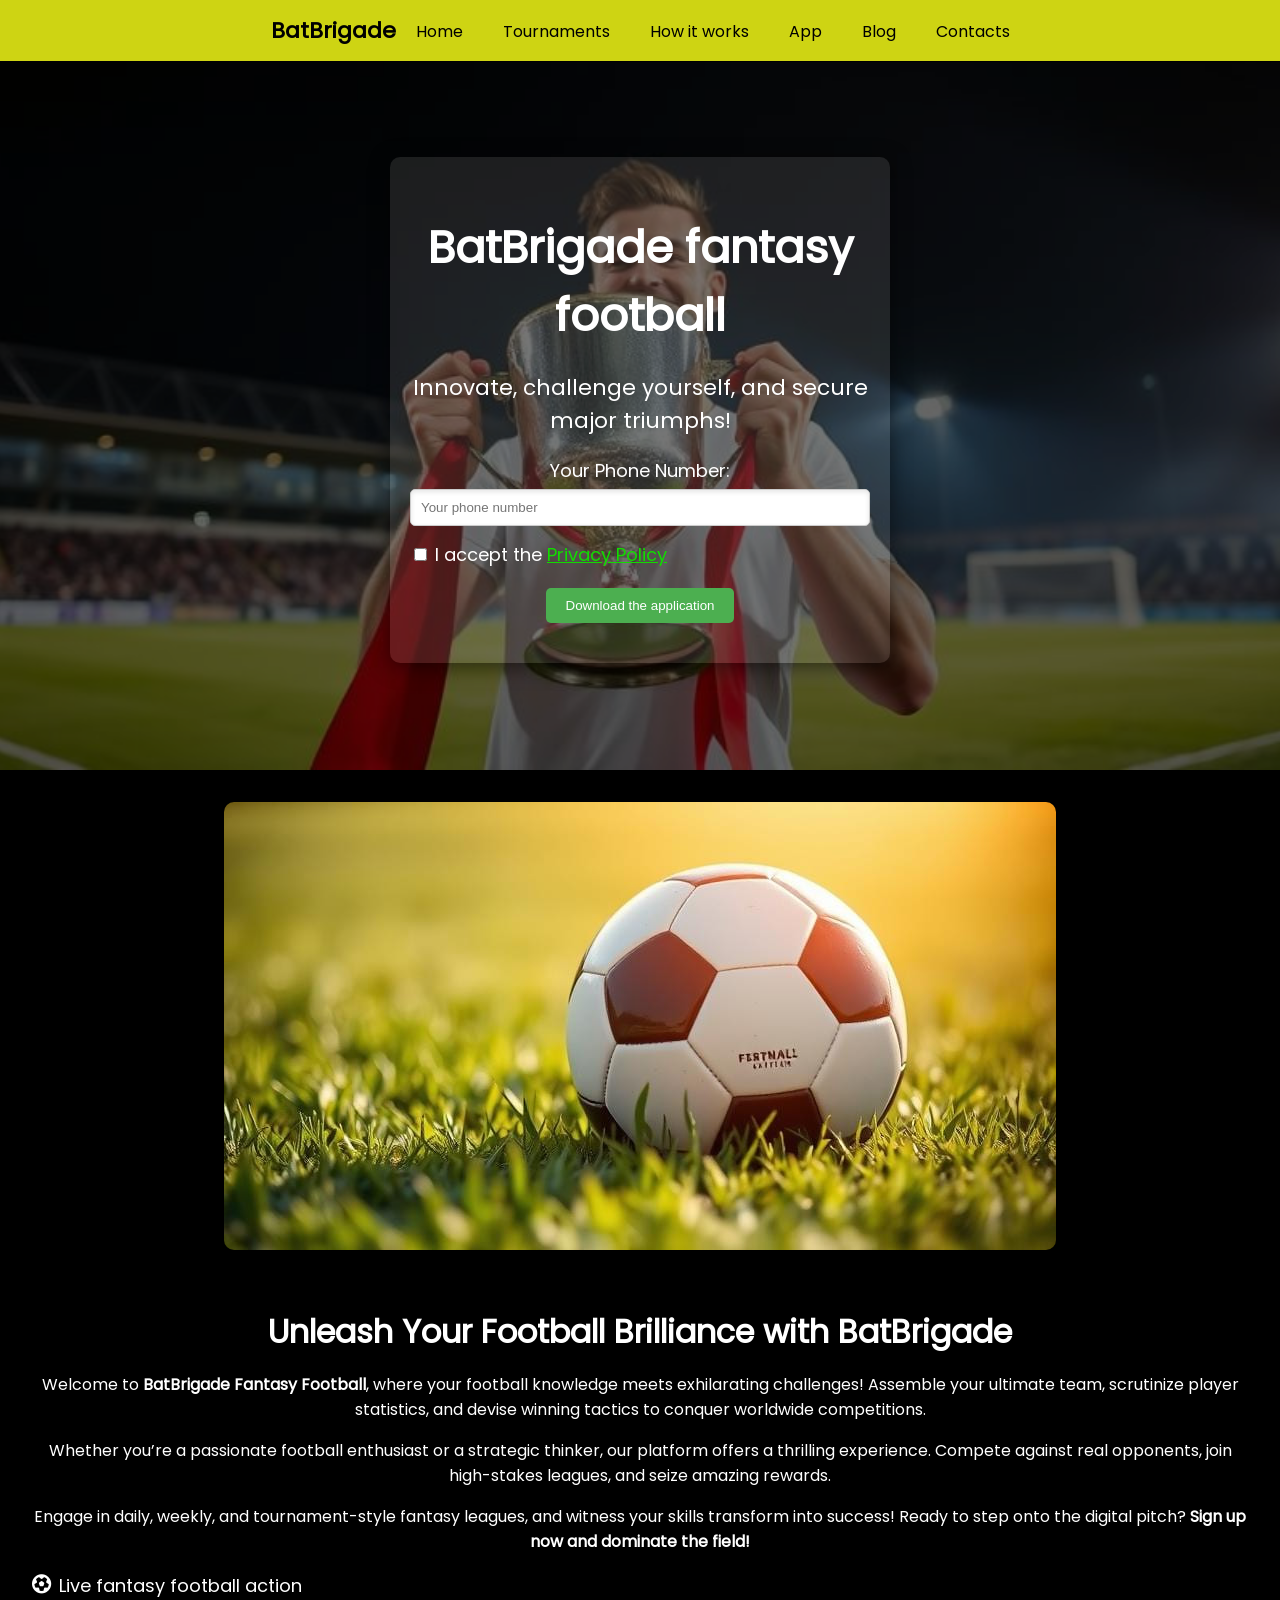
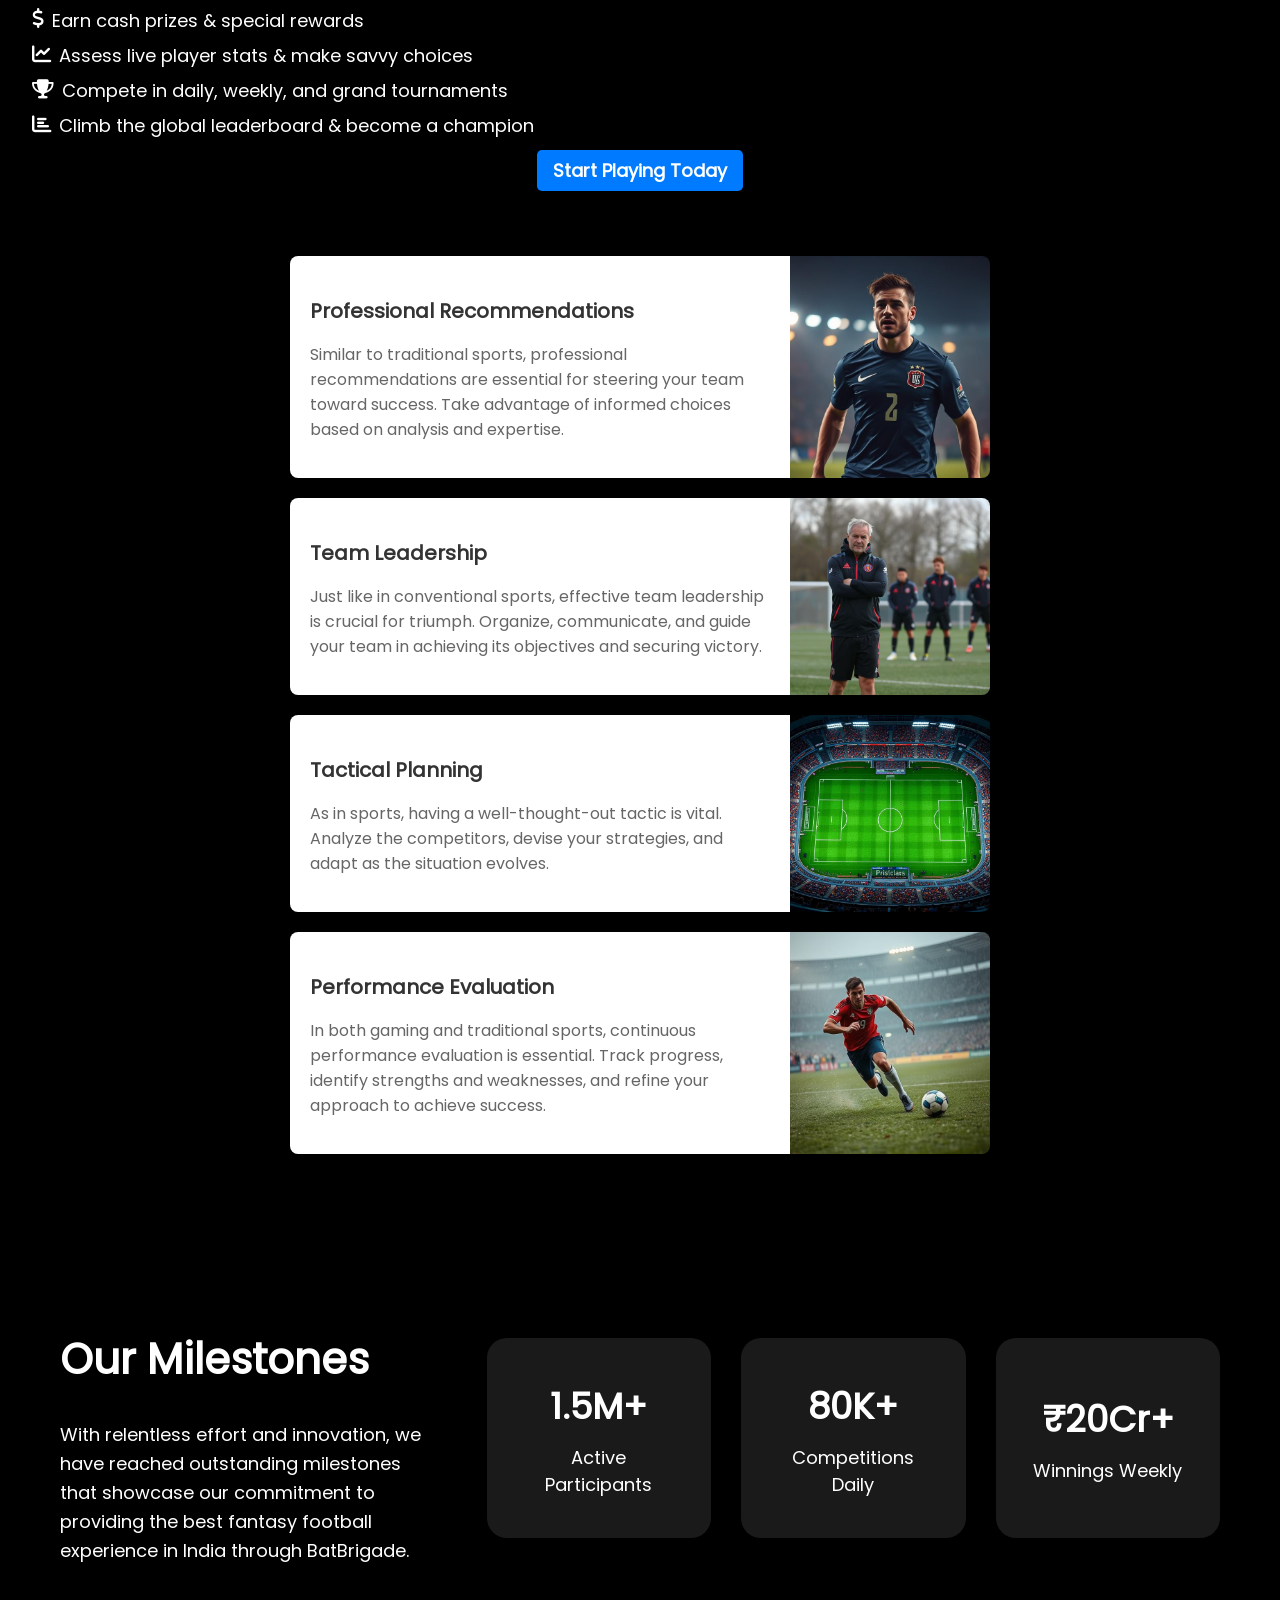
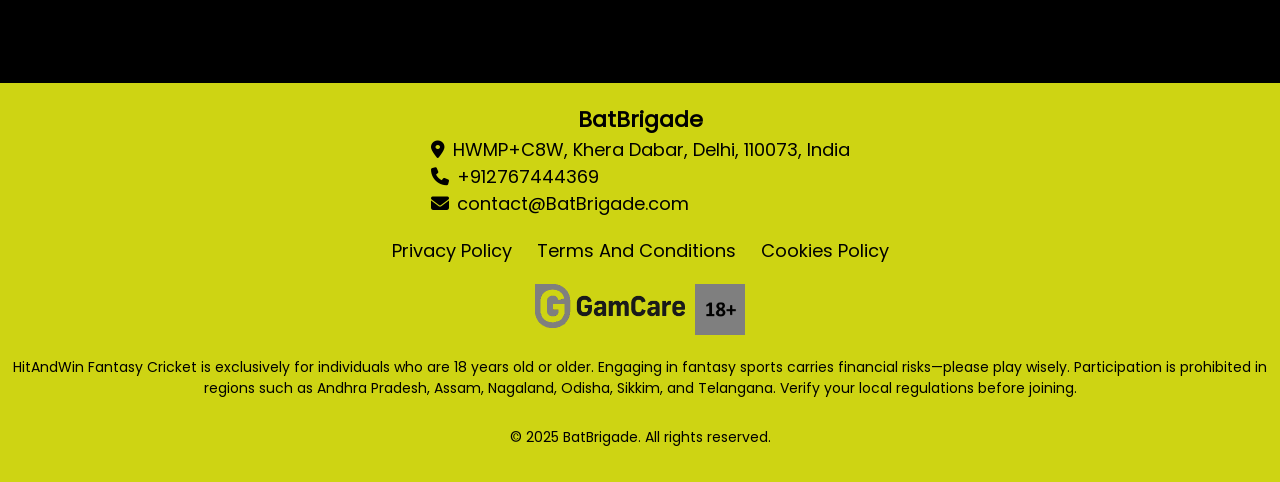
<file: index.html>
<!DOCTYPE html>
<html lang="en">

<head>
    <meta charset="UTF-8" />
    <meta name="viewport" content="width=device-width, initial-scale=1.0" />
    <title>
        BatBrigade - Elevate Your Football Fantasy Experience
    </title>
    <meta name="description"
        content="BatBrigade offers an exhilarating football fantasy platform where strategy meets passion. Assemble your ultimate team, compete against others, and rise to the top of your league. Join us today for exciting challenges and exclusive rewards!" 
    />
    <link rel="stylesheet" href="fonts/fontawesome/css/all.min.css" />
    <link rel="icon" href="img/favicon.ico" />
    <link rel="stylesheet" href="style.css" />

    <script src="burgerMenu.js" defer></script>
    <script src="alertrForm.js" defer></script>

</head>

<body>
    <header class="header">
        <nav class="navigation">
            <a class="header-link" href="/">BatBrigade</a>
            <div class="burger-menu" id="burgerMenu">
                <div class="burger-line"></div>
                <div class="burger-line"></div>
                <div class="burger-line"></div>
            </div>
            <ul class="nav-list" id="navList">
                <li class="nav-item">
                    <a class="nav-link" href="/">Home</a>
                </li>
                <li class="nav-item">
                    <a class="nav-link" href="tournaments/">Tournaments</a>
                </li>
                <li class="nav-item">
                    <a class="nav-link" href="how-it-works/">How it works</a>
                </li>
                <li class="nav-item">
                    <a class="nav-link" href="app/">App</a>
                </li>
                <li class="nav-item">
                    <a class="nav-link" href="blog/">Blog</a>
                </li>
                <li class="nav-item">
                    <a class="nav-link" href="contacts/">Contacts</a>
                </li>
            </ul>
        </nav>
    </header>

    <main class="main-content">
        <section class="promo-section" id="start-game">
            <div class="promo-content">
                <h1 class="promo-title">BatBrigade fantasy football</h1>
                <p class="promo-description">Innovate, challenge yourself, and secure major triumphs!</p>
                <div class="promo-auth-container">
                    <div id="promoAuthForm">
                        <div class="input-group">
                            <label for="phoneNumber" class="input-label">Your Phone Number:</label>
                            <input type="tel" id="phoneNumber" name="phoneNumber" class="input-phone"
                                placeholder="Your phone number" pattern="[0-9]{1,}" required />
                        </div>
                        <div class="checkbox-group">
                            <input type="checkbox" id="privacy-policy" value="on" name="privacy" class="checkbox-privacy" required />
                            <label for="privacy-policy" class="checkbox-label">
                                I accept the
                                <a href="privacy-policy/" target="_blank" class="privacy-link">Privacy Policy</a>
                            </label>
                        </div>
                        <div class="button-container">
                            <button type="submit" class="auth-button signup-button" id="registerButton" name="action" value="register">
                                Download the application
                            </button>
                        </div>
                    </div>
                </div>
            </div>
        </section>
        <section class="batbrigade-fantasy-section">
            <div class="batbrigade-fantasy-container container">
                <div class="batbrigade-fantasy-image">
                    <img src="img/home/ball.jpg" alt="BatBrigade Fantasy Football Action" class="batbrigade-fantasy-img">
                </div>
                <div class="batbrigade-fantasy-content">
                    <h2 class="batbrigade-fantasy-heading">Unleash Your Football Brilliance with BatBrigade</h2>
                    <p class="batbrigade-fantasy-text">
                        Welcome to <strong>BatBrigade Fantasy Football</strong>, where your football knowledge meets exhilarating
                        challenges!
                        Assemble your ultimate team, scrutinize player statistics, and devise winning tactics to conquer worldwide competitions.
                    </p>
                    <p class="batbrigade-fantasy-text">
                        Whether you’re a passionate football enthusiast or a strategic thinker, our platform offers a thrilling
                        experience.
                        Compete against real opponents, join high-stakes leagues, and seize amazing rewards.
                    </p>
                    <p class="batbrigade-fantasy-text">
                        Engage in daily, weekly, and tournament-style fantasy leagues, and witness your skills transform into success!
                        Ready to step onto the digital pitch? <strong>Sign up now and dominate the field!</strong>
                    </p>
                    <ul class="batbrigade-fantasy-features">
                        <li><i class="fas fa-futbol"></i> Live fantasy football action</li>
                        <li><i class="fas fa-dollar-sign"></i> Earn cash prizes &amp; special rewards</li>
                        <li><i class="fas fa-chart-line"></i> Assess live player stats &amp; make savvy choices</li>
                        <li><i class="fas fa-trophy"></i> Compete in daily, weekly, and grand tournaments</li>
                        <li><i class="fas fa-chart-bar"></i> Climb the global leaderboard &amp; become a champion</li>
                    </ul>
                    <a class="batbrigade-fantasy-btn" href="#start-game">Start Playing Today</a>
                </div>
            </div>
        </section>

        <section class="cards-section">
            <div class="card">
                <div class="text-block">
                    <h3 class="card-title">Professional Recommendations</h3>
                    <p class="card-description">Similar to traditional sports, professional recommendations are essential for steering your team toward success. Take advantage of informed choices based on analysis and expertise.</p>
                </div>
                <div class="image-block card-image-1"></div>
            </div>
            <div class="card">
                <div class="text-block">
                    <h3 class="card-title">Team Leadership</h3>
                    <p class="card-description">Just like in conventional sports, effective team leadership is crucial for triumph. Organize, communicate, and guide your team in achieving its objectives and securing victory.</p>
                </div>
                <div class="image-block card-image-2"></div>
            </div>
            <div class="card">
                <div class="text-block">
                    <h3 class="card-title">Tactical Planning</h3>
                    <p class="card-description">As in sports, having a well-thought-out tactic is vital. Analyze the competitors, devise your strategies, and adapt as the situation evolves.</p>
                </div>
                <div class="image-block card-image-3"></div>
            </div>
            <div class="card">
                <div class="text-block">
                    <h3 class="card-title">Performance Evaluation</h3>
                    <p class="card-description">In both gaming and traditional sports, continuous performance evaluation is essential. Track progress, identify strengths and weaknesses, and refine your approach to achieve success.</p>
                </div>
                <div class="image-block card-image-4"></div>
            </div>
        </section>

        <section class="achievements">
            <div class="wrapper">
                <div class="achievements__container">
                    <div class="achievements__content">
                        <div class="achievements__text" data-aos="fade-right">
                            <h2 class="achievements__title">
                                Our Milestones
                            </h2>
                            <p class="achievements__description">
                                With relentless effort and innovation, we have
                                reached outstanding milestones that showcase our
                                commitment to providing the best fantasy football
                                experience in India through BatBrigade.
                            </p>
                        </div>
        
                        <div class="achievements__stats">
                            <div class="achievement-block" data-aos="flip-left" data-aos-delay="100">
                                <div class="achievement-block__inner">
                                    <div class="achievement-block__front">
                                        <span class="achievement-block__number">1.5M+</span>
                                        <span class="achievement-block__text">Active Participants</span>
                                    </div>
                                    <div class="achievement-block__back">
                                        <p>
                                            Join our growing family of over 1.5 million
                                            passionate football fantasy enthusiasts.
                                        </p>
                                    </div>
                                </div>
                            </div>
        
                            <div class="achievement-block" data-aos="flip-left" data-aos-delay="200">
                                <div class="achievement-block__inner">
                                    <div class="achievement-block__front">
                                        <span class="achievement-block__number">80K+</span>
                                        <span class="achievement-block__text">Competitions Daily</span>
                                    </div>
                                    <div class="achievement-block__back">
                                        <p>
                                            Choose from a multitude of competitions
                                            across various football leagues every single day.
                                        </p>
                                    </div>
                                </div>
                            </div>
        
                            <div class="achievement-block" data-aos="flip-left" data-aos-delay="300">
                                <div class="achievement-block__inner">
                                    <div class="achievement-block__front">
                                        <span class="achievement-block__number">₹20Cr+</span>
                                        <span class="achievement-block__text">Winnings Weekly</span>
                                    </div>
                                    <div class="achievement-block__back">
                                        <p>
                                            Compete for significant rewards with both
                                            daily and weekly prize opportunities.
                                        </p>
                                    </div>
                                </div>
                            </div>
                        </div>
                    </div>
                </div>
            </div>
        </section>
    </main>

    <footer class="site-footer">
        <div class="footer-content">
            <div class="footer-details">
                <a class="footer-brand" href="/">BatBrigade</a>
                <a class="footer-location" href="https://maps.app.goo.gl/PAyscqcMWLx6VboC6" target="_blank">
                    <i class="fas fa-map-marker-alt"></i>HWMP+C8W, Khera Dabar, Delhi, 110073, India
                </a>
                <a class="footer-phone" href="tel:+912767444369">
                    <i class="fas fa-phone"></i> +912767444369
                </a>
                <a class="footer-email" href="mailto:contact@BatBrigade.com">
                    <i class="fas fa-envelope"></i> contact@BatBrigade.com
                </a>
            </div>
            <div class="footer-links">
                <a href="privacy-policy/">Privacy Policy</a>
                <a href="terms-conditions/">Terms And Conditions</a>
                <a href="cookies-policy/">Cookies Policy</a>
            </div>
            <div class="footer-badges">
                <a href="https://www.gamcare.org" target="_blank">
                    <img src="img/ga-care2.png" alt="begamble" class="footer-badge" />
                </a>
                <img src="img/18.jpg" alt="18+" class="footer-age-restriction" />
            </div>
        </div>
        <p class="footer-warn">
            HitAndWin Fantasy Cricket is exclusively for individuals who are 18 years old or older. Engaging in fantasy sports carries financial risks—please play wisely. Participation is prohibited in regions such as Andhra Pradesh, Assam, Nagaland, Odisha, Sikkim, and Telangana. Verify your local regulations before joining.
        </p>
        <p class="footer-rights">&copy; 2025 BatBrigade. All rights reserved.</p>
    </footer>

</body>

</html>
</file>
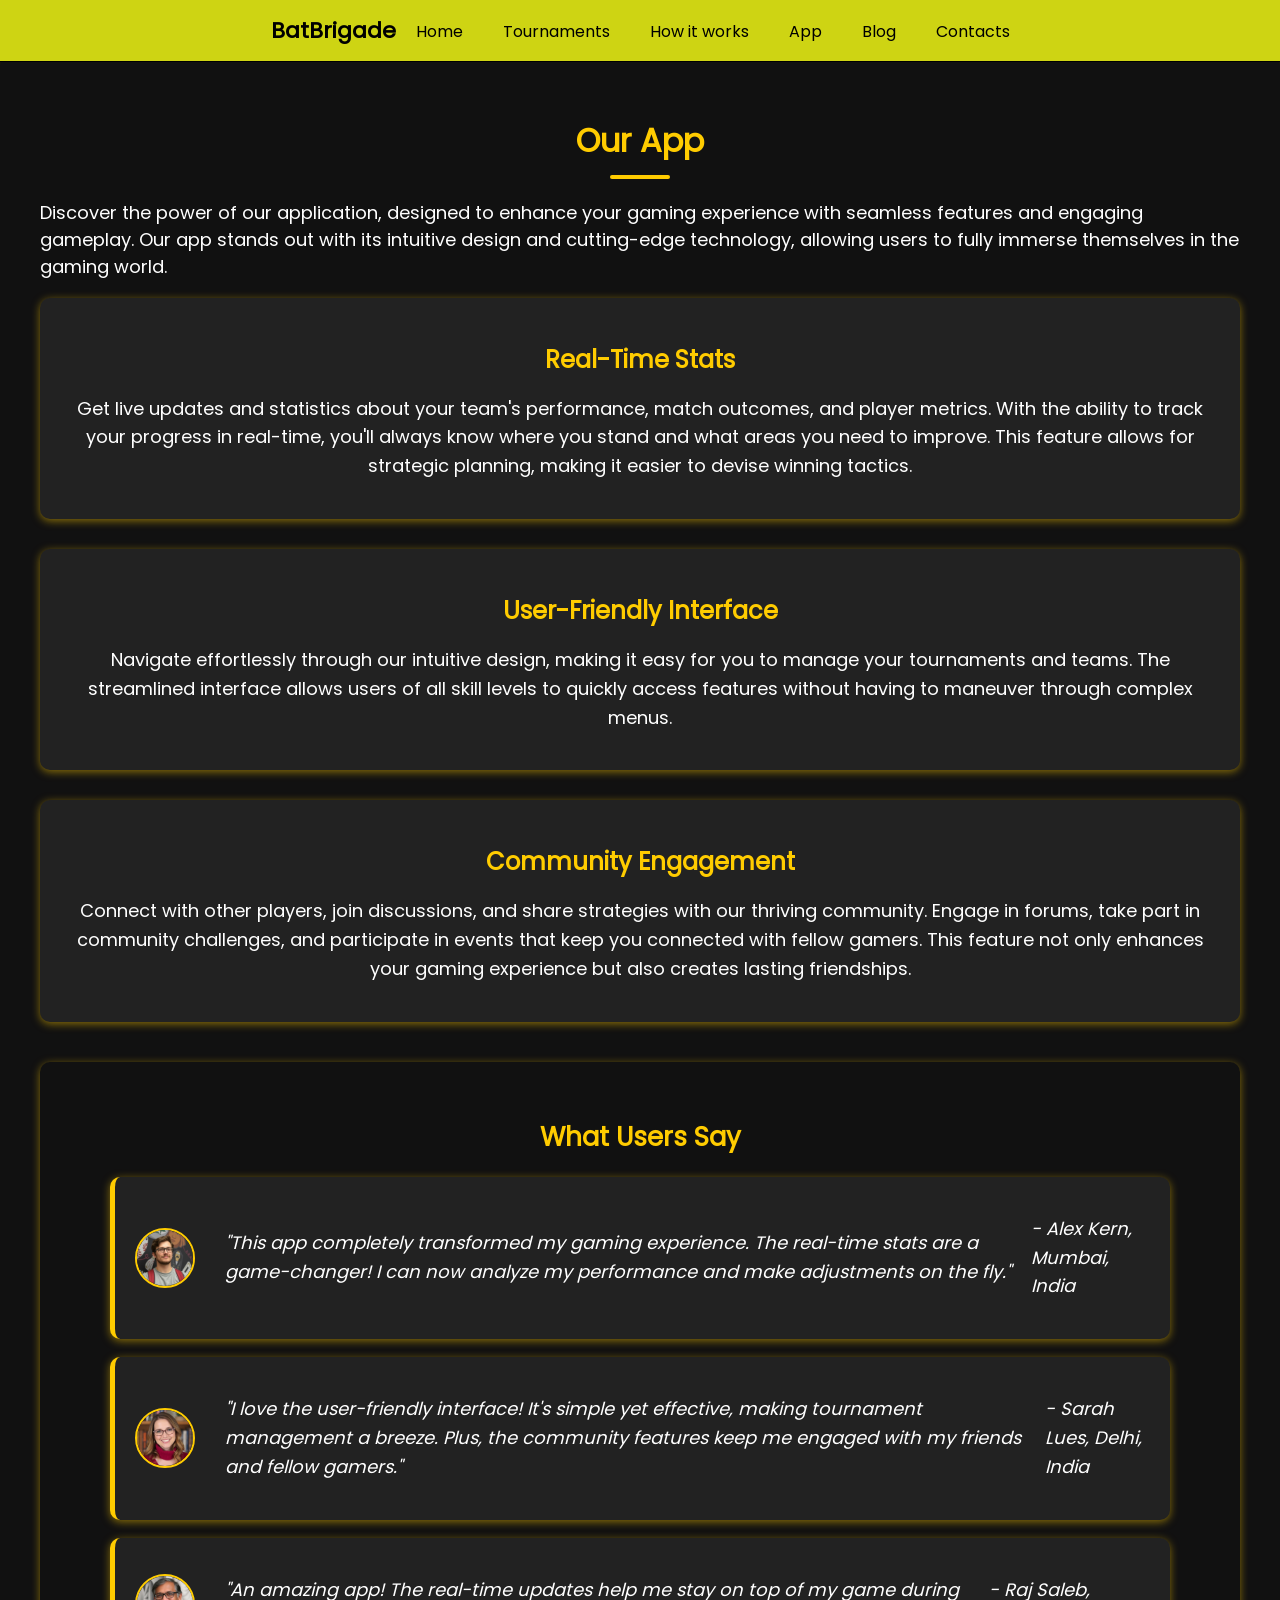
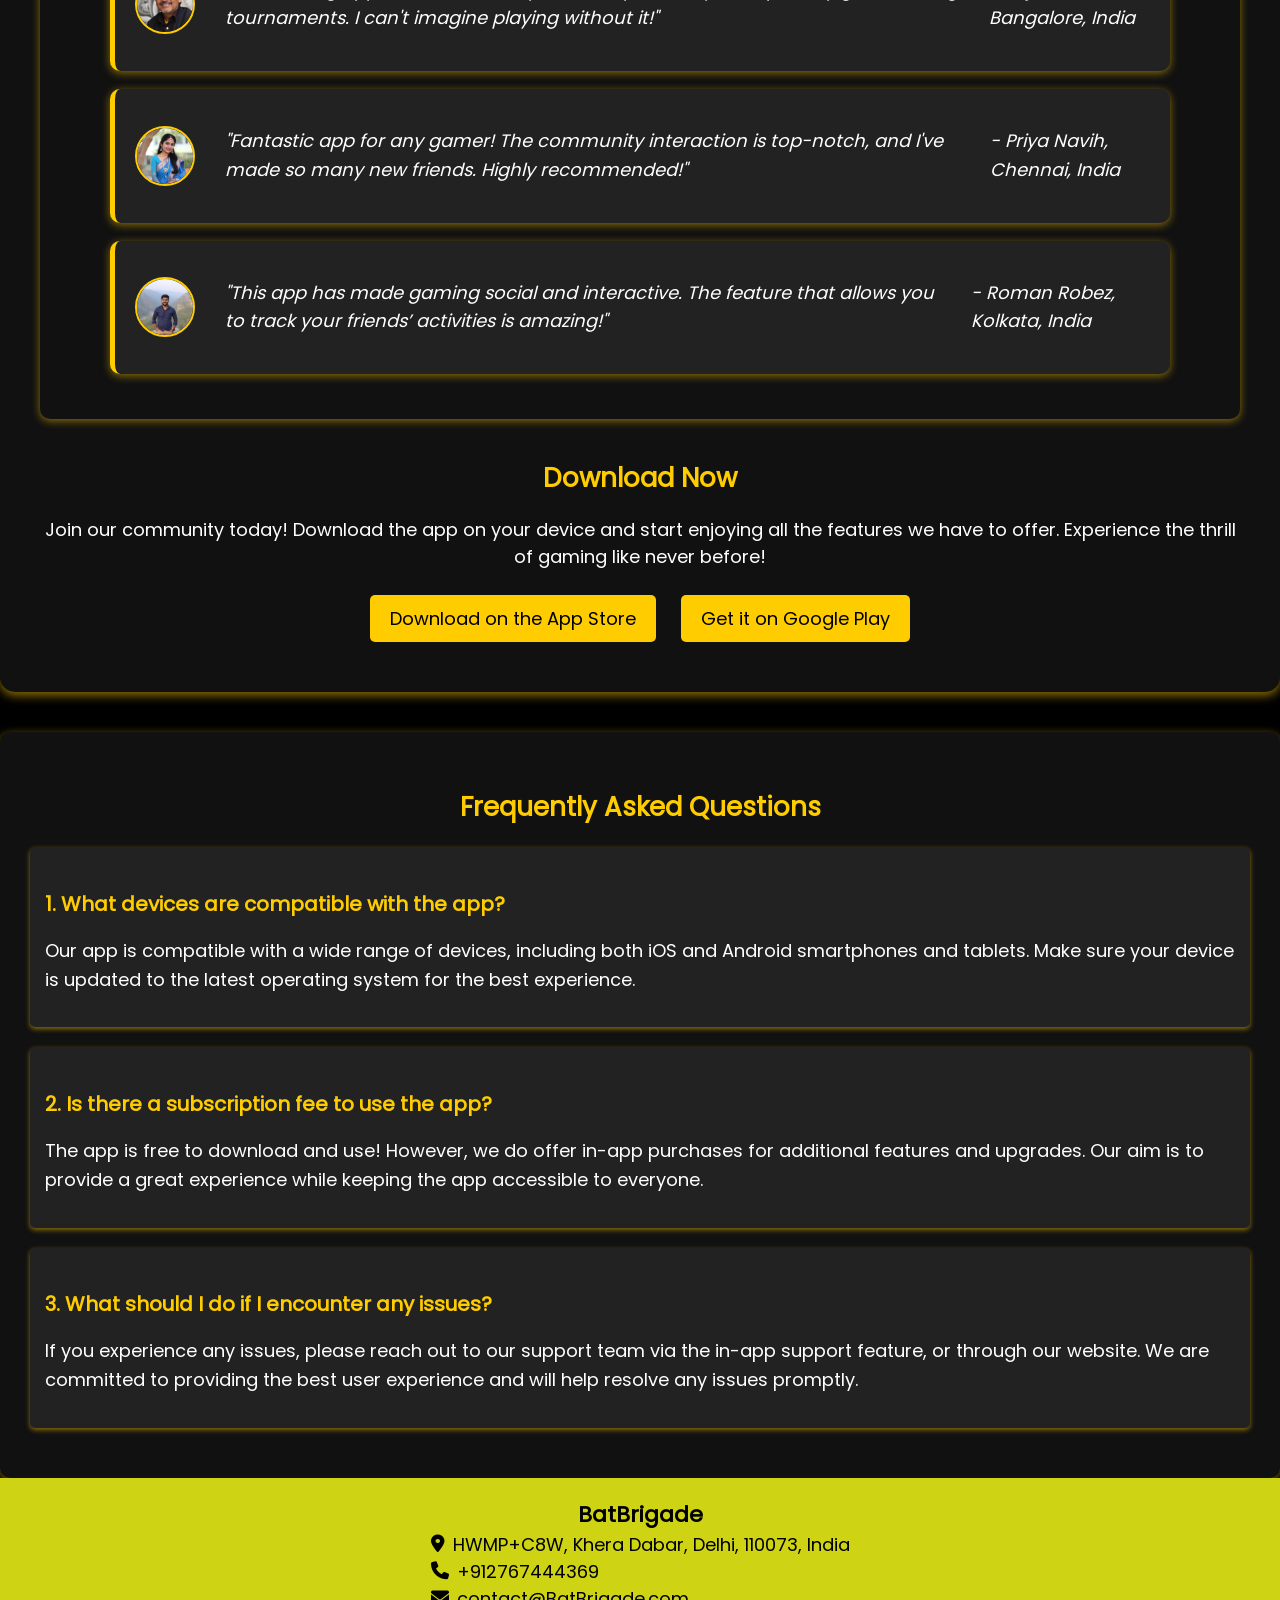
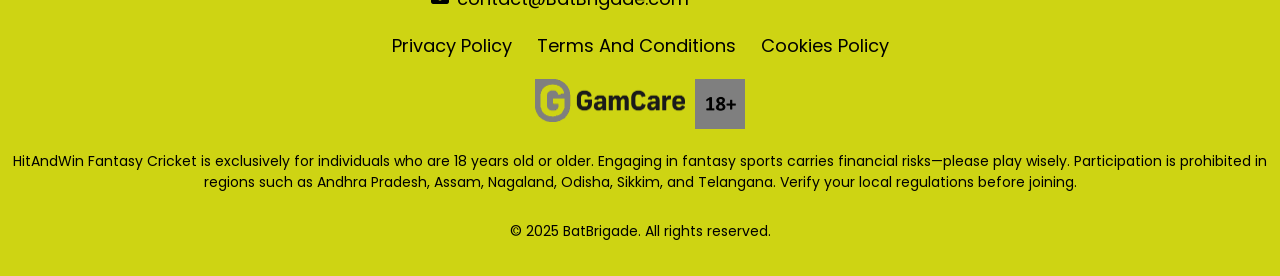
<file: app/index.html>
<!DOCTYPE html>
<html lang="en">

<head>
    <meta charset="UTF-8" />
    <meta name="viewport" content="width=device-width, initial-scale=1.0" />
    <title>BatBrigade - Elevate Your Football Fantasy Experience</title>
    <meta name="description"
        content="BatBrigade offers an exhilarating football fantasy platform where strategy meets passion. Assemble your ultimate team, compete against others, and rise to the top of your league. Join us today for exciting challenges and exclusive rewards!" />
    <link rel="stylesheet" href="/fonts/fontawesome/css/all.min.css" />
    <link rel="icon" href="/img/favicon.ico" />
    <link rel="stylesheet" href="/style.css" />

    <script src="/burgerMenu.js" defer></script>
</head>

<body>
    <header class="header">
        <nav class="navigation">
            <a class="header-link" href="/">BatBrigade</a>
            <div class="burger-menu" id="burgerMenu">
                <div class="burger-line"></div>
                <div class="burger-line"></div>
                <div class="burger-line"></div>
            </div>
            <ul class="nav-list" id="navList">
                <li class="nav-item">
                    <a class="nav-link" href="/">Home</a>
                </li>
                <li class="nav-item">
                    <a class="nav-link" href="/tournaments/">Tournaments</a>
                </li>
                <li class="nav-item">
                    <a class="nav-link" href="/how-it-works/">How it works</a>
                </li>
                <li class="nav-item">
                    <a class="nav-link" href="/app/">App</a>
                </li>
                <li class="nav-item">
                    <a class="nav-link" href="/blog/">Blog</a>
                </li>
                <li class="nav-item">
                    <a class="nav-link" href="/contacts/">Contacts</a>
                </li>
            </ul>
        </nav>
    </header>

    <main class="main-content">
        <section class="app-section">
            <h1 class="app-title">Our App</h1>
            <p class="app-intro">Discover the power of our application, designed to enhance your gaming experience with seamless features and engaging gameplay. Our app stands out with its intuitive design and cutting-edge technology, allowing users to fully immerse themselves in the gaming world.</p>
        
            <div class="app-feature">
                <h3 class="app-feature-title">Real-Time Stats</h3>
                <p class="app-feature-description">Get live updates and statistics about your team's performance, match outcomes, and player metrics. With the ability to track your progress in real-time, you'll always know where you stand and what areas you need to improve. This feature allows for strategic planning, making it easier to devise winning tactics.</p>
            </div>
        
            <div class="app-feature">
                <h3 class="app-feature-title">User-Friendly Interface</h3>
                <p class="app-feature-description">Navigate effortlessly through our intuitive design, making it easy for you to manage your tournaments and teams. The streamlined interface allows users of all skill levels to quickly access features without having to maneuver through complex menus.</p>
            </div>
        
            <div class="app-feature">
                <h3 class="app-feature-title">Community Engagement</h3>
                <p class="app-feature-description">Connect with other players, join discussions, and share strategies with our thriving community. Engage in forums, take part in community challenges, and participate in events that keep you connected with fellow gamers. This feature not only enhances your gaming experience but also creates lasting friendships.</p>
            </div>
        
        
            <div class="app-testimonials-section">
                <h3 class="app-testimonials-title">What Users Say</h3>
                <blockquote class="app-testimonial">
                    <img src="/img/user/user1.jpg" alt="User 1" class="user-image" />
                    <p>"This app completely transformed my gaming experience. The real-time stats are a game-changer! I can now analyze my performance and make adjustments on the fly."</p>
                    <p>- Alex Kern, Mumbai, India</p>
                </blockquote>
                <blockquote class="app-testimonial">
                    <img src="/img/user/user2.jpg" alt="User 2" class="user-image" />
                    <p>"I love the user-friendly interface! It's simple yet effective, making tournament management a breeze. Plus, the community features keep me engaged with my friends and fellow gamers."</p>
                    <p>- Sarah Lues, Delhi, India</p>
                </blockquote>
                <blockquote class="app-testimonial">
                    <img src="/img/user/user3.jpg" alt="User 3" class="user-image" />
                    <p>"An amazing app! The real-time updates help me stay on top of my game during tournaments. I can't imagine playing without it!"</p>
                    <p>- Raj Saleb, Bangalore, India</p>
                </blockquote>
                <blockquote class="app-testimonial">
                    <img src="/img/user/user4.jpg" alt="User 4" class="user-image" />
                    <p>"Fantastic app for any gamer! The community interaction is top-notch, and I've made so many new friends. Highly recommended!"</p>
                    <p>- Priya Navih, Chennai, India</p>
                </blockquote>
                <blockquote class="app-testimonial">
                    <img src="/img/user/user5.jpg" alt="User 5" class="user-image" />
                    <p>"This app has made gaming social and interactive. The feature that allows you to track your friends’ activities is amazing!"</p>
                    <p>- Roman Robez, Kolkata, India</p>
                </blockquote>
            </div>
        
            <div class="app-download-section">
                <h3 class="app-download-title">Download Now</h3>
                <p class="app-download-description">Join our community today! Download the app on your device and start enjoying all the features we have to offer. Experience the thrill of gaming like never before!</p>
                <a class="app-download-button" href="/contacts/">Download on the App Store</a>
                <a class="app-download-button" href="/contacts/">Get it on Google Play</a>
            </div>
        </section>
        <Section>

            <div class="app-faq-section">
                <h3 class="app-faq-title">Frequently Asked Questions</h3>
                <div class="app-faq-item">
                    <h4 class="app-faq-question">1. What devices are compatible with the app?</h4>
                    <p class="app-faq-answer">Our app is compatible with a wide range of devices, including both iOS and Android smartphones and tablets. Make sure your device is updated to the latest operating system for the best experience.</p>
                </div>
                <div class="app-faq-item">
                    <h4 class="app-faq-question">2. Is there a subscription fee to use the app?</h4>
                    <p class="app-faq-answer">The app is free to download and use! However, we do offer in-app purchases for additional features and upgrades. Our aim is to provide a great experience while keeping the app accessible to everyone.</p>
                </div>
                <div class="app-faq-item">
                    <h4 class="app-faq-question">3. What should I do if I encounter any issues?</h4>
                    <p class="app-faq-answer">If you experience any issues, please reach out to our support team via the in-app support feature, or through our website. We are committed to providing the best user experience and will help resolve any issues promptly.</p>
                </div>
            </div>
        </Section>

        
    </main>

    <footer class="site-footer">
        <div class="footer-content">
            <div class="footer-details">
                <a class="footer-brand" href="/">BatBrigade</a>
                <a class="footer-location" href="https://maps.app.goo.gl/PAyscqcMWLx6VboC6" target="_blank">
                    <i class="fas fa-map-marker-alt"></i>HWMP+C8W, Khera Dabar, Delhi, 110073, India
                </a>
                <a class="footer-phone" href="tel:+912767444369">
                    <i class="fas fa-phone"></i> +912767444369
                </a>
                <a class="footer-email" href="mailto:contact@BatBrigade.com">
                    <i class="fas fa-envelope"></i> contact@BatBrigade.com
                </a>
            </div>
            <div class="footer-links">
                <a href="/privacy-policy/">Privacy Policy</a>
                <a href="/terms-conditions/">Terms And Conditions</a>
                <a href="/cookies-policy/">Cookies Policy</a>
            </div>
            <div class="footer-badges">
                <a href="https://www.gamcare.org" target="_blank">
                    <img src="/img/ga-care2.png" alt="begamble" class="footer-badge" />
                </a>
                <img src="/img/18.jpg" alt="18+" class="footer-age-restriction" />
            </div>
        </div>
        <p class="footer-warn">
            HitAndWin Fantasy Cricket is exclusively for individuals who are 18 years old or older. Engaging in fantasy sports carries financial risks—please play wisely. Participation is prohibited in regions such as Andhra Pradesh, Assam, Nagaland, Odisha, Sikkim, and Telangana. Verify your local regulations before joining.
        </p>
        <p class="footer-rights">&copy; 2025 BatBrigade. All rights reserved.</p>
    </footer>
</body>

</html>
</file>
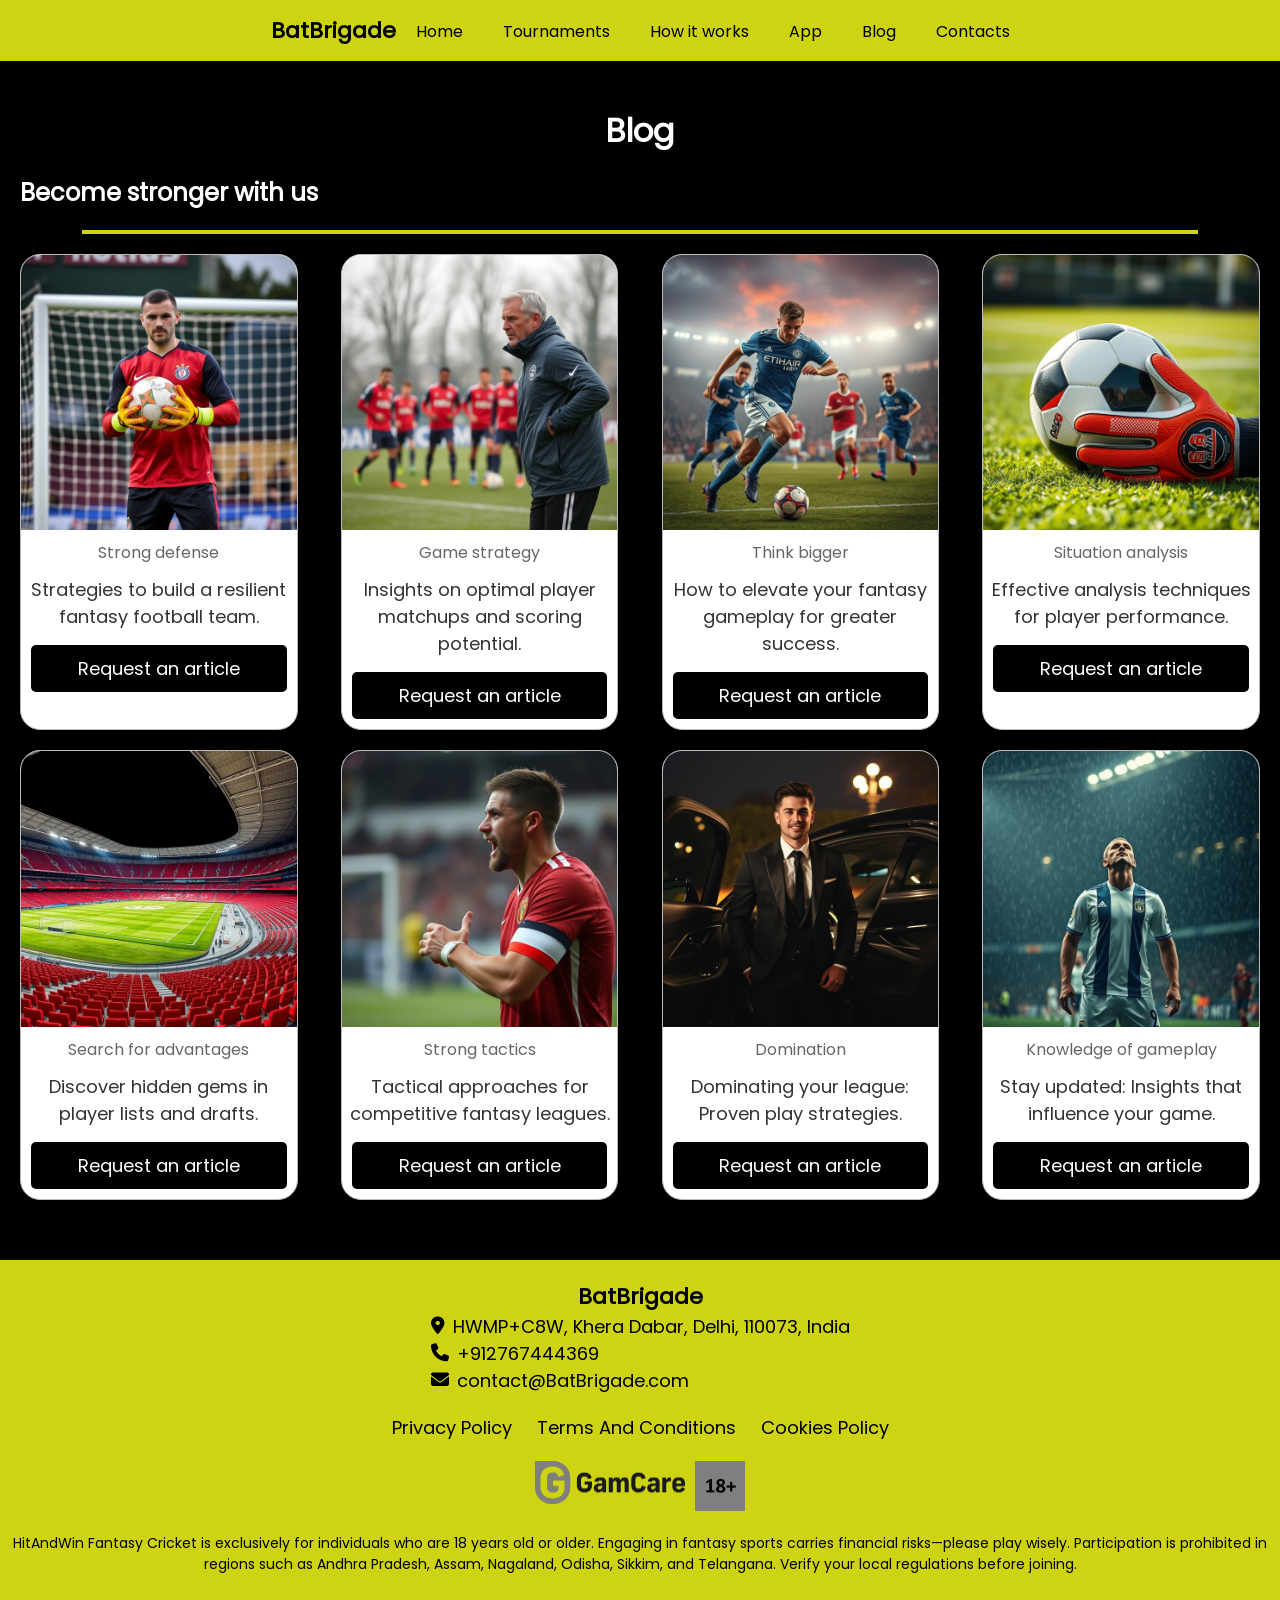
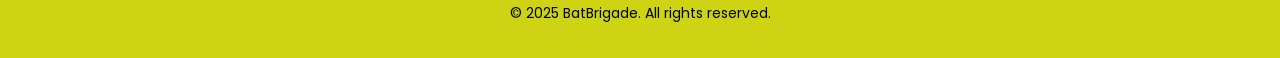
<file: blog/index.html>
<!DOCTYPE html>
<html lang="en">

<head>
    <meta charset="UTF-8" />
    <meta name="viewport" content="width=device-width, initial-scale=1.0" />
    <title>
        BatBrigade - Blog
    </title>
    <meta name="description" content="Welcome to the BatBrigade blog, where we share insights, tips, and updates on gaming, technology, and more. Join our community and stay informed about the latest trends and stories.">
    <link rel="stylesheet" href="/fonts/fontawesome/css/all.min.css" />
    <link rel="icon" href="/img/favicon.ico" />
    <link rel="stylesheet" href="/style.css" />

    <script src="/burgerMenu.js" defer></script>

</head>

<body>
    <header class="header">
        <nav class="navigation">
            <a class="header-link" href="/">BatBrigade</a>
            <div class="burger-menu" id="burgerMenu">
                <div class="burger-line"></div>
                <div class="burger-line"></div>
                <div class="burger-line"></div>
            </div>
            <ul class="nav-list" id="navList">
                <li class="nav-item">
                    <a class="nav-link" href="/">Home</a>
                </li>
                <li class="nav-item">
                    <a class="nav-link" href="/tournaments/">Tournaments</a>
                </li>
                <li class="nav-item">
                    <a class="nav-link" href="/how-it-works/">How it works</a>
                </li>
                <li class="nav-item">
                    <a class="nav-link" href="/app/">App</a>
                </li>
                <li class="nav-item">
                    <a class="nav-link" href="/blog/">Blog</a>
                </li>
                <li class="nav-item">
                    <a class="nav-link" href="/contacts/">Contacts</a>
                </li>
            </ul>
        </nav>
    </header>

    <main class="blog-main">
        <section class="additional-blog-elements">
            <h1 class="main-blog-title">Blog</h1>
            <h3 class="section-blog-title">Become stronger with us</h3>
            <hr class="divider-blog">
            <div class="cards-blog-container">
                <div class="card-blog card-blog-1">
                    <img src="/img/blog/blog-1.jpg" alt="Shelf 1" class="card-blog-image">
                    <p class="card-blog-description">Strong defense</p>
                    <p class="card-blog-price">Strategies to build a resilient fantasy football team.</p>
                    <a href="/contacts/" class="card-blog-button">Request an article</a>
                </div>
                <div class="card-blog card-blog-2">
                    <img src="/img/blog/blog-2.jpg" alt="Shelf 2" class="card-blog-image">
                    <p class="card-blog-description">Game strategy</p>
                    <p class="card-blog-price">Insights on optimal player matchups and scoring potential.</p>
                    <a href="/contacts/" class="card-blog-button">Request an article</a>
                </div>
                <div class="card-blog card-blog-3">
                    <img src="/img/blog/blog-3.jpg" alt="Shelf 3" class="card-blog-image">
                    <p class="card-blog-description">Think bigger</p>
                    <p class="card-blog-price">How to elevate your fantasy gameplay for greater success.</p>
                    <a href="/contacts/" class="card-blog-button">Request an article</a>
                </div>
                <div class="card-blog card-blog-4">
                    <img src="/img/blog/blog-4.jpg" alt="Shelf 4" class="card-blog-image">
                    <p class="card-blog-description">Situation analysis</p>
                    <p class="card-blog-price">Effective analysis techniques for player performance.</p>
                    <a href="/contacts/" class="card-blog-button">Request an article</a>
                </div>
                <div class="card-blog card-blog-5">
                    <img src="/img/blog/blog-5.jpg" alt="Shelf 5" class="card-blog-image">
                    <p class="card-blog-description">Search for advantages</p>
                    <p class="card-blog-price">Discover hidden gems in player lists and drafts.</p>
                    <a href="/contacts/" class="card-blog-button">Request an article</a>
                </div>
                <div class="card-blog card-blog-6">
                    <img src="/img/blog/blog-6.jpg" alt="Shelf 6" class="card-blog-image">
                    <p class="card-blog-description">Strong tactics</p>
                    <p class="card-blog-price">Tactical approaches for competitive fantasy leagues.</p>
                    <a href="/contacts/" class="card-blog-button">Request an article</a>
                </div>
                <div class="card-blog card-blog-7">
                    <img src="/img/blog/blog-7.jpg" alt="Shelf 7" class="card-blog-image">
                    <p class="card-blog-description">Domination</p>
                    <p class="card-blog-price">Dominating your league: Proven play strategies.</p>
                    <a href="/contacts/" class="card-blog-button">Request an article</a>
                </div>
                <div class="card-blog card-blog-8">
                    <img src="/img/blog/blog-8.jpg" alt="Shelf 8" class="card-blog-image">
                    <p class="card-blog-description">Knowledge of gameplay</p>
                    <p class="card-blog-price">Stay updated: Insights that influence your game.</p>
                    <a href="/contacts/" class="card-blog-button">Request an article</a>
                </div>
            </div>
        </section>
    </main>

    <footer class="site-footer">
        <div class="footer-content">
            <div class="footer-details">
                <a class="footer-brand" href="/">BatBrigade</a>
                <a class="footer-location" href="https://maps.app.goo.gl/PAyscqcMWLx6VboC6" target="_blank">
                    <i class="fas fa-map-marker-alt"></i>HWMP+C8W, Khera Dabar, Delhi, 110073, India
                </a>
                <a class="footer-phone" href="tel:+912767444369">
                    <i class="fas fa-phone"></i> +912767444369
                </a>
                <a class="footer-email" href="mailto:contact@BatBrigade.com">
                    <i class="fas fa-envelope"></i> contact@BatBrigade.com
                </a>
            </div>
            <div class="footer-links">
                <a href="/privacy-policy/">Privacy Policy</a>
                <a href="/terms-conditions/">Terms And Conditions</a>
                <a href="/cookies-policy/">Cookies Policy</a>
            </div>
            <div class="footer-badges">
                <a href="https://www.gamcare.org" target="_blank">
                    <img src="/img/ga-care2.png" alt="begamble" class="footer-badge" />
                </a>
                <img src="/img/18.jpg" alt="18+" class="footer-age-restriction" />
            </div>
        </div>
        <p class="footer-warn">
            HitAndWin Fantasy Cricket is exclusively for individuals who are 18 years old or older. Engaging in fantasy sports carries financial risks—please play wisely. Participation is prohibited in regions such as Andhra Pradesh, Assam, Nagaland, Odisha, Sikkim, and Telangana. Verify your local regulations before joining.
        </p>
        <p class="footer-rights">&copy; 2025 BatBrigade. All rights reserved.</p>
    </footer>

</body>

</html>
</file>
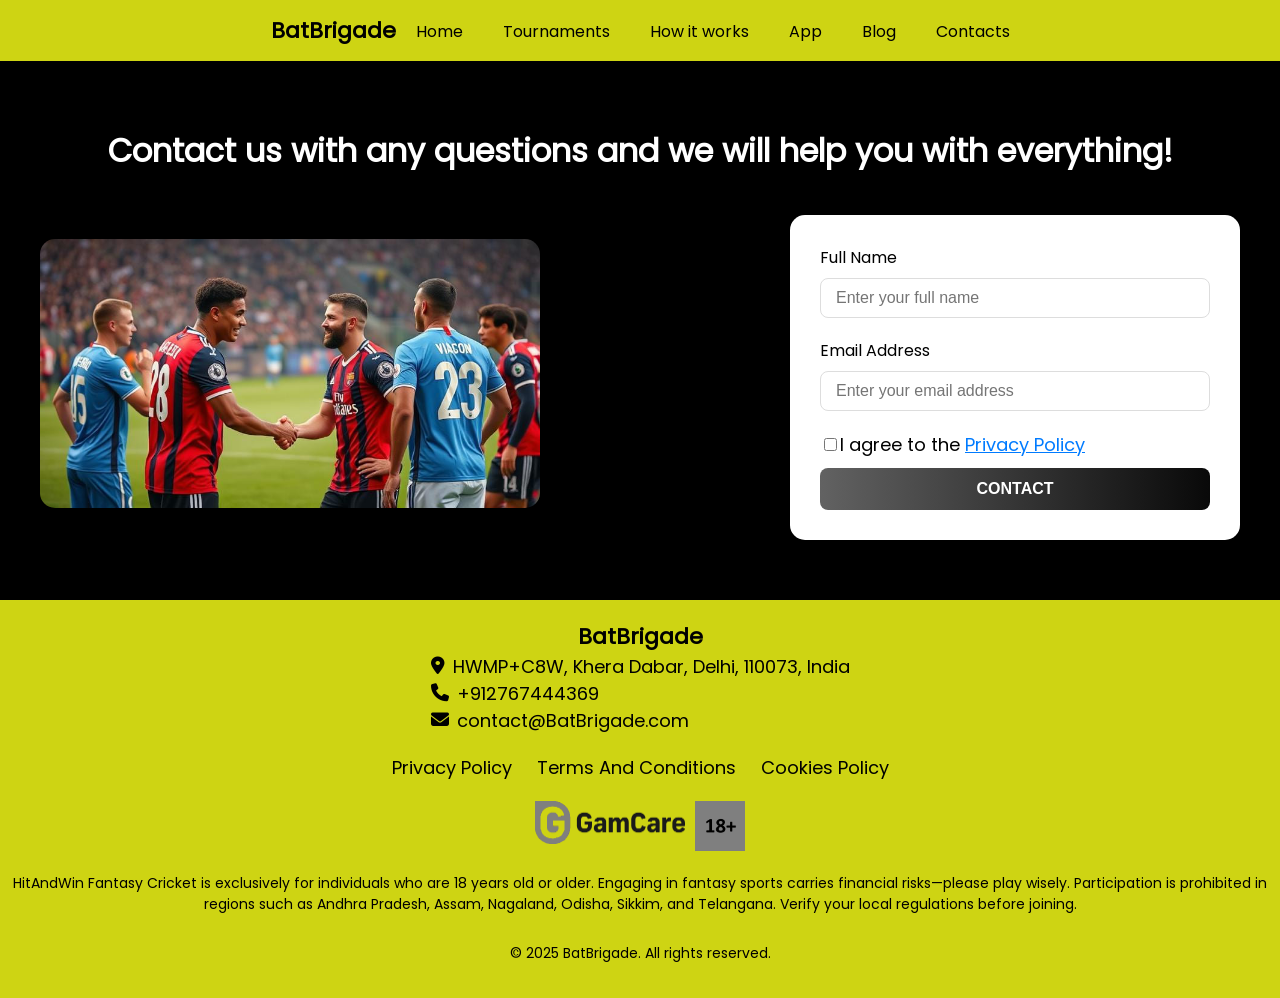
<file: contacts/index.html>
<!DOCTYPE html>
<html lang="en">

<head>
    <meta charset="UTF-8" />
    <meta name="viewport" content="width=device-width, initial-scale=1.0" />
    <title>BatBrigade - Contacts</title>
    <meta name="description" content="Get in touch with BatBrigade! Whether you have questions about fantasy football, need support, or want to share your insights, we’re here to help. Join our community and let's elevate your fantasy game together!">
    <link rel="stylesheet" href="/fonts/fontawesome/css/all.min.css" />
    <link rel="icon" href="/img/favicon.ico" />
    <link rel="stylesheet" href="/style.css" />

    <script src="/burgerMenu.js" defer></script>

</head>

<body>
    <header class="header">
        <nav class="navigation">
            <a class="header-link" href="/">BatBrigade</a>
            <div class="burger-menu" id="burgerMenu">
                <div class="burger-line"></div>
                <div class="burger-line"></div>
                <div class="burger-line"></div>
            </div>
            <ul class="nav-list" id="navList">
                <li class="nav-item">
                    <a class="nav-link" href="/">Home</a>
                </li>
                <li class="nav-item">
                    <a class="nav-link" href="/tournaments/">Tournaments</a>
                </li>
                <li class="nav-item">
                    <a class="nav-link" href="/how-it-works/">How it works</a>
                </li>
                <li class="nav-item">
                    <a class="nav-link" href="/app/">App</a>
                </li>
                <li class="nav-item">
                    <a class="nav-link" href="/blog/">Blog</a>
                </li>
                <li class="nav-item">
                    <a class="nav-link" href="/contacts/">Contacts</a>
                </li>
            </ul>
        </nav>
    </header>

    <main class="contact-main">
        <section class="main4-sections" id="download">
            <div class="container-signup-context">
                <h1 class="signup-heading-context">
                    Contact us with any questions and we will help you with everything!
                </h1>
                <div class="signup-content-context">
                    <div class="signup-image-context">
                        <img src="/img/contacts.jpg" alt="Sign Up">
                    </div>
                    <div class="signup-form-wrapper-context">


                        <form id="signup-form-context" method="post" action="/thanks_form.php" class="signup-form-context">
                            <label for="name" class="form-label-context">Full Name</label>
                            <input type="text" id="name" name="name" class="form-input-context" placeholder="Enter your full name" required="">
                            
                            <label for="email" class="form-label-context">Email Address</label>
                            <input type="email" id="email" name="email" class="form-input-context" placeholder="Enter your email address" required="">
                            
                            <div class="form-group privacy-check" style="
                                display: flex;
                                align-items: center;
                                flex-direction: row;
                                margin-bottom: 10px;
                            ">
                                <input type="checkbox" required="" name="privacypolicy" id="Privacy">
                                <label for="Privacy">
                                    I agree to the
                                    <a href="/privacy-policy/" class="privacy-link-contacts">Privacy Policy</a>
                                </label>
                            </div>
                            <button type="submit" class="form-button-context">
                                Contact
                            </button>
                        </form>

                        
                        <div id="form-success-context" class="form-success-context hidden">
                            Thank you for joining us! Please check your email for instructions on
                            starting your fantasy sports adventure.
                        </div>
                    </div>
                </div>
            </div>
        </section>
    </main>

    <footer class="site-footer">
        <div class="footer-content">
            <div class="footer-details">
                <a class="footer-brand" href="/">BatBrigade</a>
                <a class="footer-location" href="https://maps.app.goo.gl/PAyscqcMWLx6VboC6" target="_blank">
                    <i class="fas fa-map-marker-alt"></i>HWMP+C8W, Khera Dabar, Delhi, 110073, India
                </a>
                <a class="footer-phone" href="tel:+912767444369">
                    <i class="fas fa-phone"></i> +912767444369
                </a>
                <a class="footer-email" href="mailto:contact@BatBrigade.com">
                    <i class="fas fa-envelope"></i> contact@BatBrigade.com
                </a>
            </div>
            <div class="footer-links">
                <a href="/privacy-policy/">Privacy Policy</a>
                <a href="/terms-conditions/">Terms And Conditions</a>
                <a href="/cookies-policy/">Cookies Policy</a>
            </div>
            <div class="footer-badges">
                <a href="https://www.gamcare.org" target="_blank">
                    <img src="/img/ga-care2.png" alt="begamble" class="footer-badge" />
                </a>
                <img src="/img/18.jpg" alt="18+" class="footer-age-restriction" />
            </div>
        </div>
        <p class="footer-warn">
            HitAndWin Fantasy Cricket is exclusively for individuals who are 18 years old or older. Engaging in fantasy sports carries financial risks—please play wisely. Participation is prohibited in regions such as Andhra Pradesh, Assam, Nagaland, Odisha, Sikkim, and Telangana. Verify your local regulations before joining.
        </p>
        <p class="footer-rights">&copy; 2025 BatBrigade. All rights reserved.</p>
    </footer>

</body>

</html>
</file>
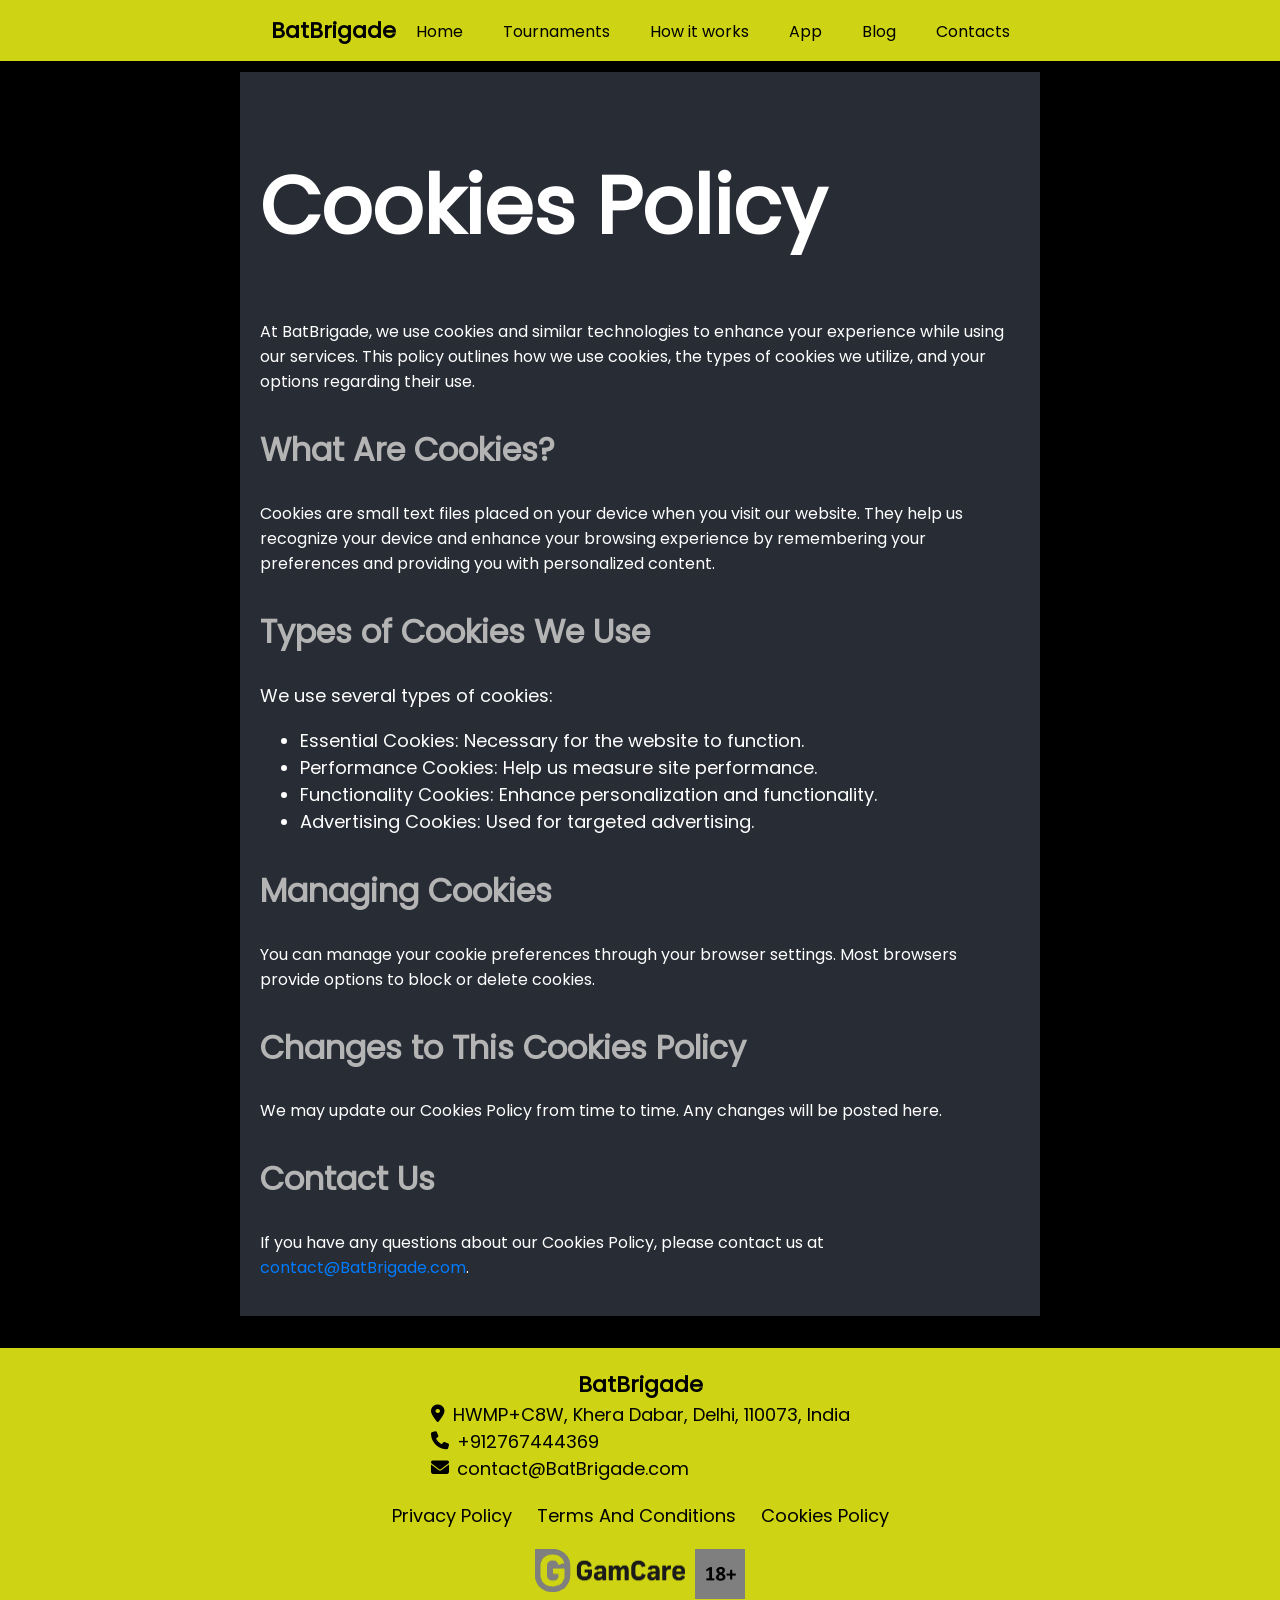
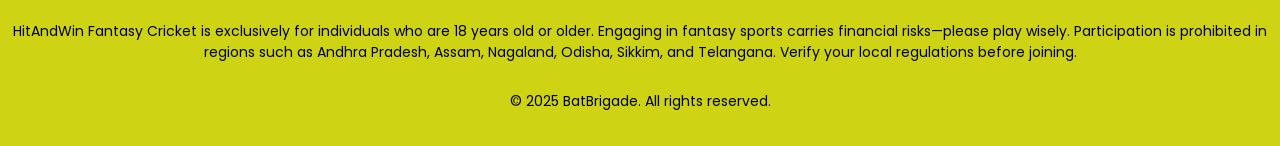
<file: cookies-policy/index.html>
<!DOCTYPE html>
<html lang="en">

<head>
    <meta charset="UTF-8" />
    <meta name="viewport" content="width=device-width, initial-scale=1.0" />
    <title>
        BatBrigade - Cookies Policy
    </title>
    <meta name="description"
        content="At BatBrigade, we prioritize your online experience. Our Cookies Policy explains how we use cookies and similar tracking technologies to enhance your interaction with our services. Discover how we manage cookies and your options regarding them."
    />
    <link rel="stylesheet" href="/fonts/fontawesome/css/all.min.css" />
    <link rel="icon" href="/img/favicon.ico" />
    <link rel="stylesheet" href="/style.css" />

    <script src="/burgerMenu.js" defer></script>

</head>

<body>
    <header class="header">
        <nav class="navigation">
            <a class="header-link" href="/">BatBrigade</a>
            <div class="burger-menu" id="burgerMenu">
                <div class="burger-line"></div>
                <div class="burger-line"></div>
                <div class="burger-line"></div>
            </div>
            <ul class="nav-list" id="navList">
                <li class="nav-item">
                    <a class="nav-link" href="/">Home</a>
                </li>
                <li class="nav-item">
                    <a class="nav-link" href="/tournaments/">Tournaments</a>
                </li>
                <li class="nav-item">
                    <a class="nav-link" href="/how-it-works/">How it works</a>
                </li>
                <li class="nav-item">
                    <a class="nav-link" href="/app/">App</a>
                </li>
                <li class="nav-item">
                    <a class="nav-link" href="/blog/">Blog</a>
                </li>
                <li class="nav-item">
                    <a class="nav-link" href="/contacts/">Contacts</a>
                </li>
            </ul>
        </nav>
    </header>

    <main class="cookies-main">
        <div class="cookies-container">
            <div class="cookies-title">
                <h1>Cookies Policy</h1>
            </div>
            <p class="cookies-introduction">
                At BatBrigade, we use cookies and similar technologies to enhance your experience while using our services. This policy outlines how we use cookies, the types of cookies we utilize, and your options regarding their use.
            </p>
            
            <h2 class="cookies-what-are">What Are Cookies?</h2>
            <p class="cookies-definition-content">
                Cookies are small text files placed on your device when you visit our website. They help us recognize your device and enhance your browsing experience by remembering your preferences and providing you with personalized content.
            </p>
            
            <h2 class="cookies-types-title">Types of Cookies We Use</h2>
            <p class="cookies-types-content">
                We use several types of cookies:
                <ul>
                    <li>Essential Cookies: Necessary for the website to function.</li>
                    <li>Performance Cookies: Help us measure site performance.</li>
                    <li>Functionality Cookies: Enhance personalization and functionality.</li>
                    <li>Advertising Cookies: Used for targeted advertising.</li>
                </ul>
            </p>
    
            <h2 class="cookies-managing-title">Managing Cookies</h2>
            <p class="cookies-managing-content">
                You can manage your cookie preferences through your browser settings. Most browsers provide options to block or delete cookies.
            </p>
    
            <h2 class="cookies-changes-title">Changes to This Cookies Policy</h2>
            <p class="cookies-changes-content">
                We may update our Cookies Policy from time to time. Any changes will be posted here.
            </p>
    
            <h2 class="cookies-contact-title">Contact Us</h2>
            <p class="cookies-contact-content">
                If you have any questions about our Cookies Policy, please contact us at <a class="contact-link-privacy" href="mailto:contact@BatBrigade.com">contact@BatBrigade.com</a>.
            </p>
        </div>
    </main>

    <footer class="site-footer">
        <div class="footer-content">
            <div class="footer-details">
                <a class="footer-brand" href="/">BatBrigade</a>
                <a class="footer-location" href="https://maps.app.goo.gl/PAyscqcMWLx6VboC6" target="_blank">
                    <i class="fas fa-map-marker-alt"></i>HWMP+C8W, Khera Dabar, Delhi, 110073, India
                </a>
                <a class="footer-phone" href="tel:+912767444369">
                    <i class="fas fa-phone"></i> +912767444369
                </a>
                <a class="footer-email" href="mailto:contact@BatBrigade.com">
                    <i class="fas fa-envelope"></i> contact@BatBrigade.com
                </a>
            </div>
            <div class="footer-links">
                <a href="/privacy-policy/">Privacy Policy</a>
                <a href="/terms-conditions/">Terms And Conditions</a>
                <a href="/cookies-policy/">Cookies Policy</a>
            </div>
            <div class="footer-badges">
                <a href="https://www.gamcare.org" target="_blank">
                    <img src="/img/ga-care2.png" alt="begamble" class="footer-badge" />
                </a>
                <img src="/img/18.jpg" alt="18+" class="footer-age-restriction" />
            </div>
        </div>
        <p class="footer-warn">
            HitAndWin Fantasy Cricket is exclusively for individuals who are 18 years old or older. Engaging in fantasy sports carries financial risks—please play wisely. Participation is prohibited in regions such as Andhra Pradesh, Assam, Nagaland, Odisha, Sikkim, and Telangana. Verify your local regulations before joining.
        </p>
        <p class="footer-rights">&copy; 2025 BatBrigade. All rights reserved.</p>
    </footer>

</body>

</html>
</file>
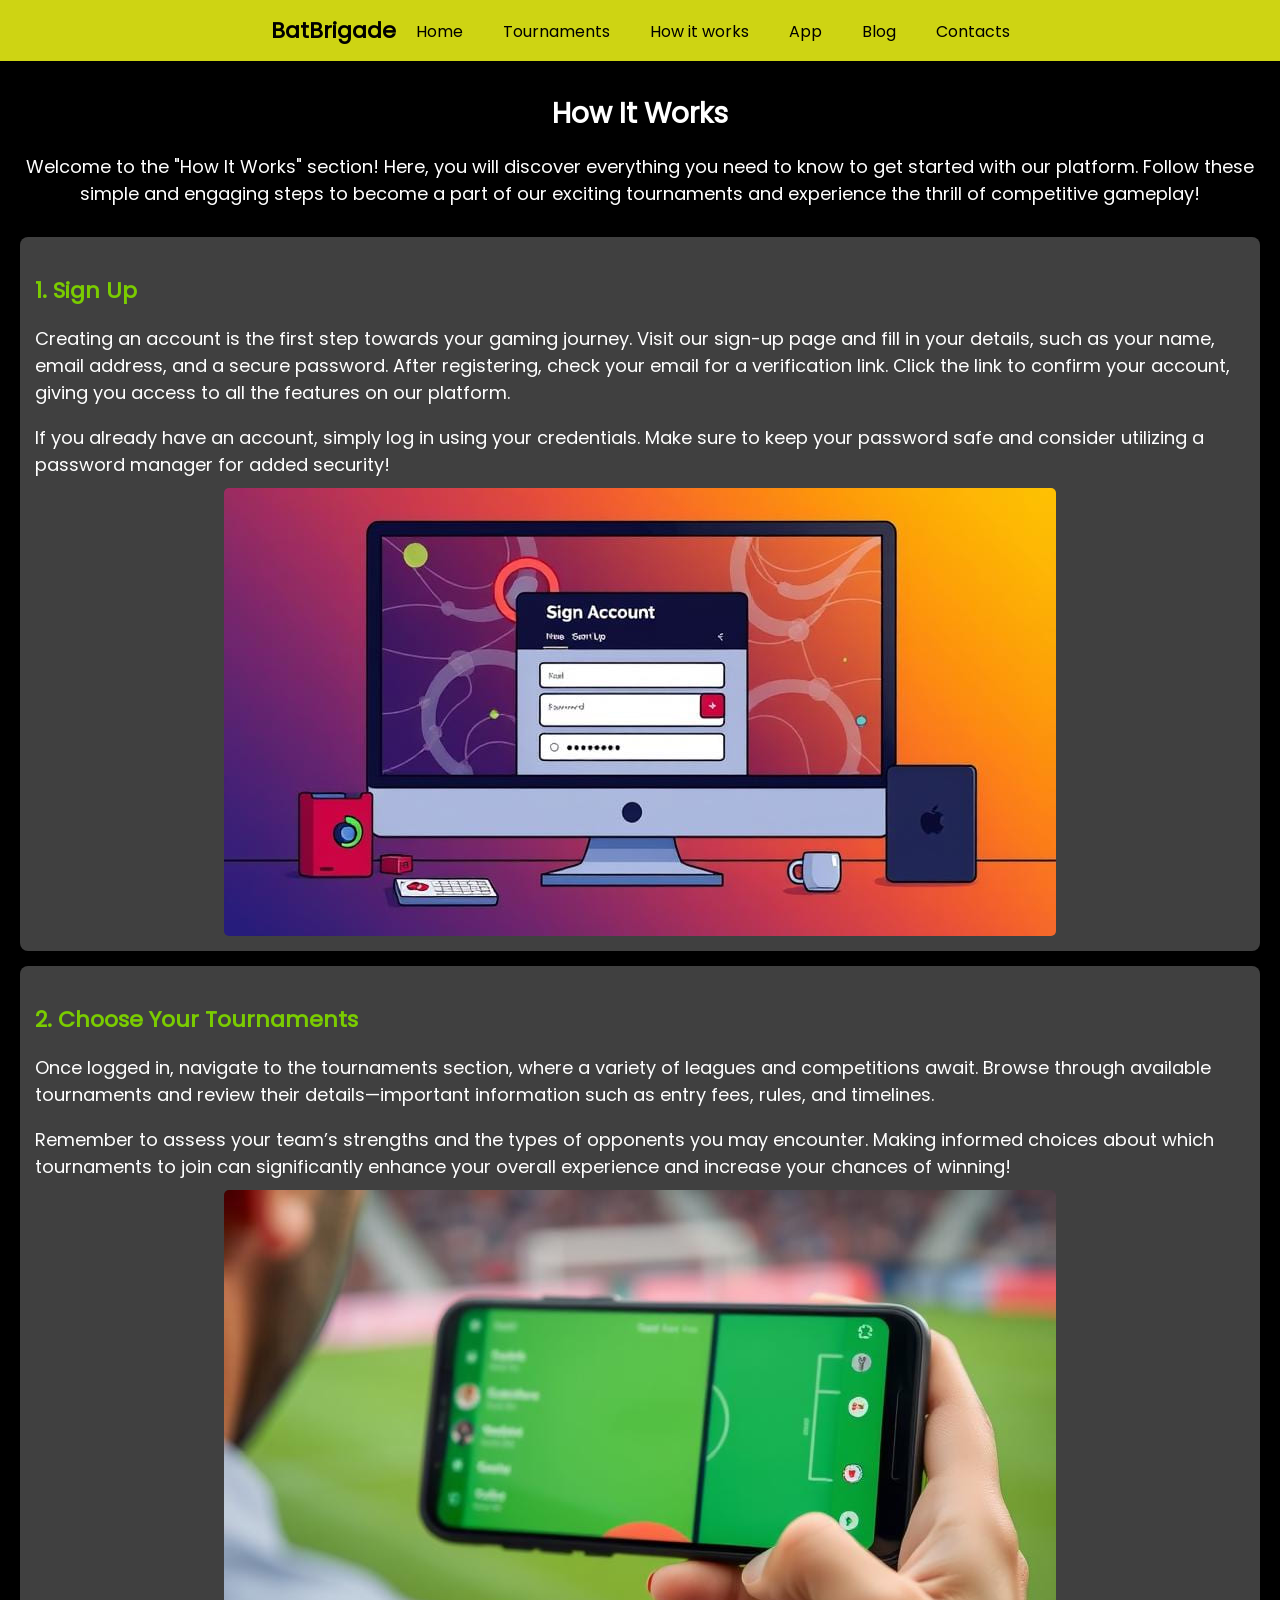
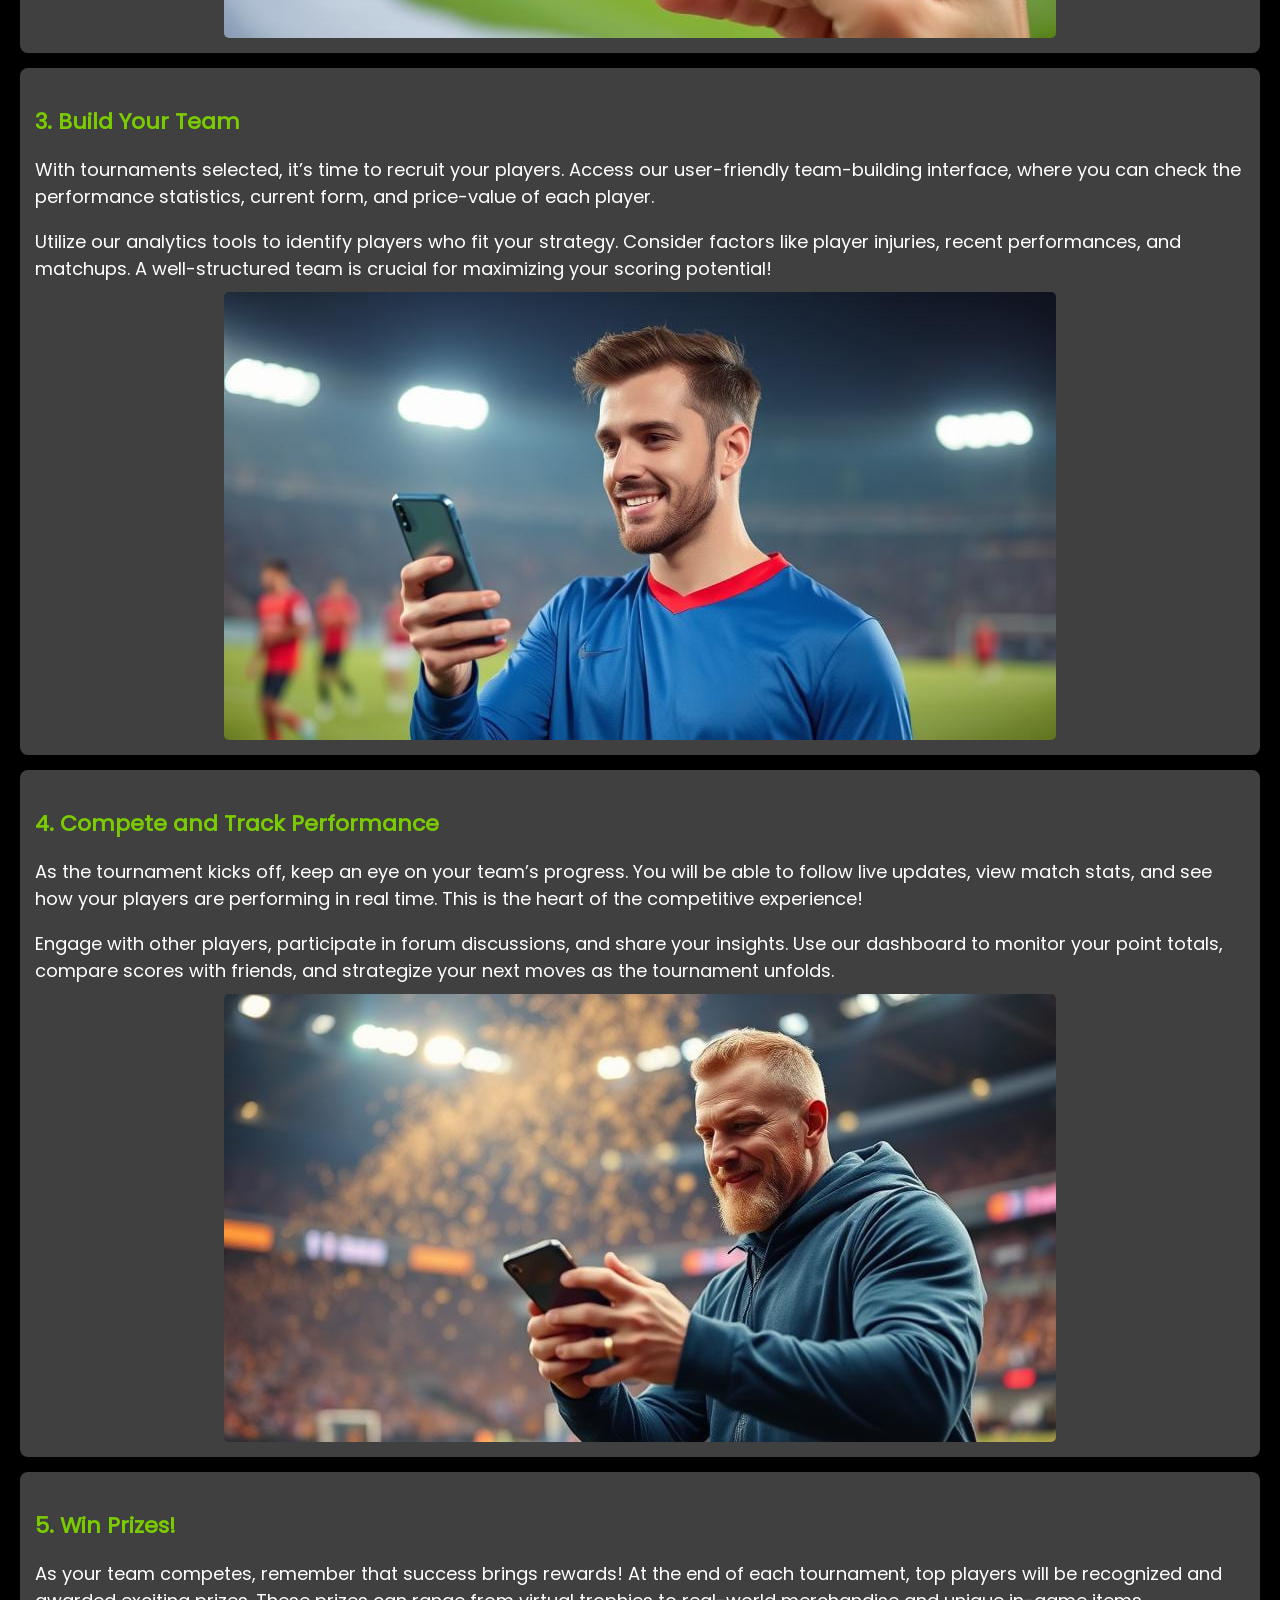
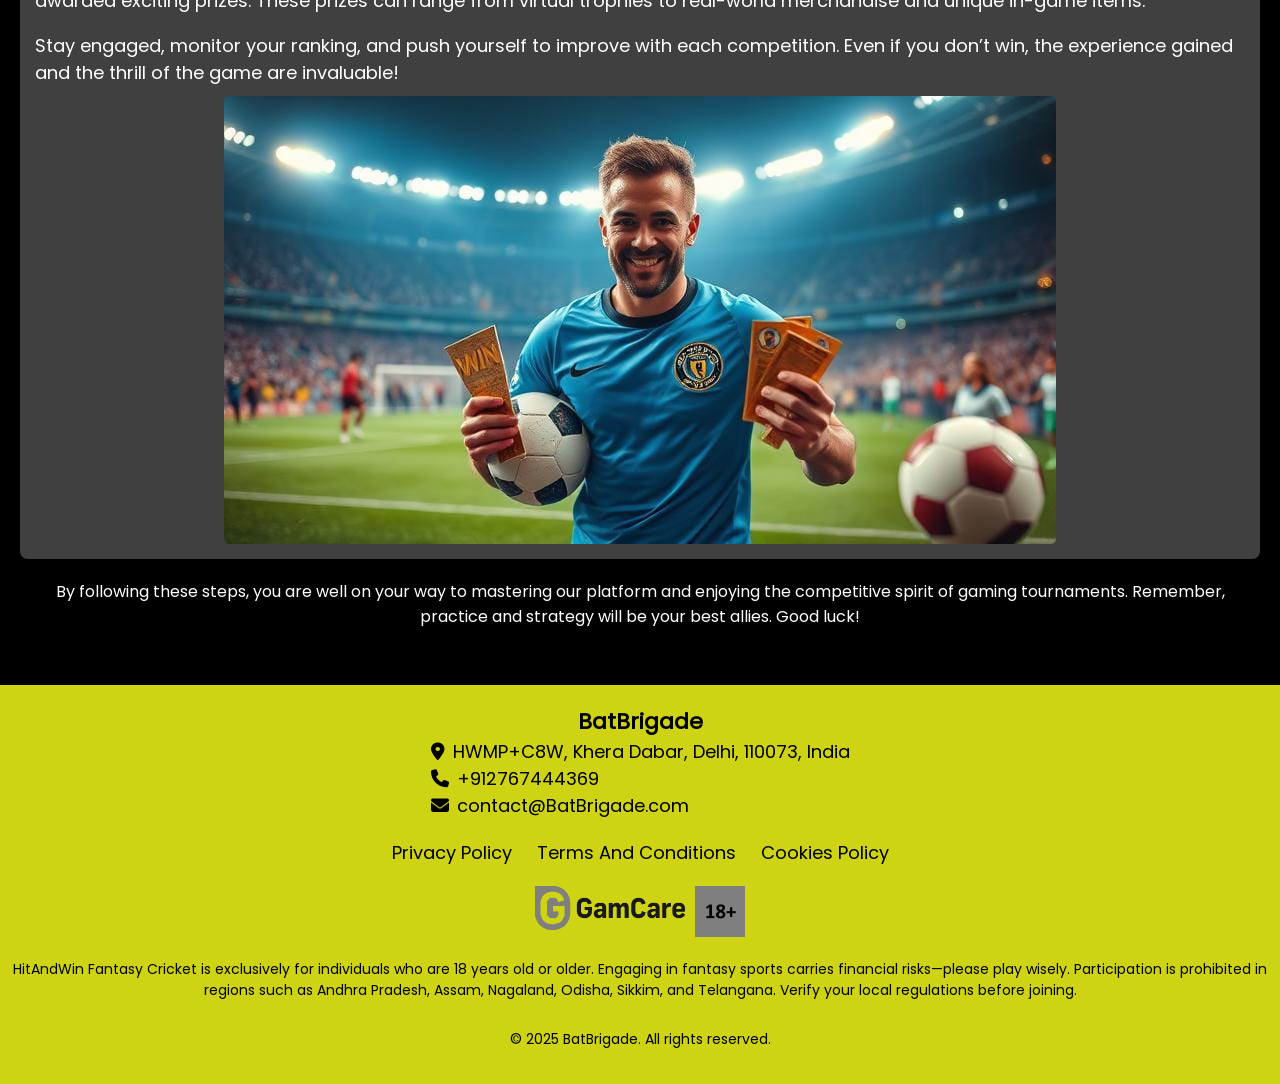
<file: how-it-works/index.html>
<!DOCTYPE html>
<html lang="en">

<head>
    <meta charset="UTF-8" />
    <meta name="viewport" content="width=device-width, initial-scale=1.0" />
    <title>BatBrigade - Elevate Your Football Fantasy Experience</title>
    <meta name="description"
        content="BatBrigade offers an exhilarating football fantasy platform where strategy meets passion. Assemble your ultimate team, compete against others, and rise to the top of your league. Join us today for exciting challenges and exclusive rewards!" />
    <link rel="stylesheet" href="/fonts/fontawesome/css/all.min.css" />
    <link rel="icon" href="/img/favicon.ico" />
    <link rel="stylesheet" href="/style.css" />

    <script src="/burgerMenu.js" defer></script>
</head>

<body>
    <header class="header">
        <nav class="navigation">
            <a class="header-link" href="/">BatBrigade</a>
            <div class="burger-menu" id="burgerMenu">
                <div class="burger-line"></div>
                <div class="burger-line"></div>
                <div class="burger-line"></div>
            </div>
            <ul class="nav-list" id="navList">
                <li class="nav-item">
                    <a class="nav-link" href="/">Home</a>
                </li>
                <li class="nav-item">
                    <a class="nav-link" href="/tournaments/">Tournaments</a>
                </li>
                <li class="nav-item">
                    <a class="nav-link" href="/how-it-works/">How it works</a>
                </li>
                <li class="nav-item">
                    <a class="nav-link" href="/app/">App</a>
                </li>
                <li class="nav-item">
                    <a class="nav-link" href="/blog/">Blog</a>
                </li>
                <li class="nav-item">
                    <a class="nav-link" href="/contacts/">Contacts</a>
                </li>
            </ul>
        </nav>
    </header>

    <main class="main-content">
        <section class="how-it-works-section">
            <h1 class="how-it-works-title">How It Works</h1>
            <p class="how-it-works-intro">Welcome to the "How It Works" section! Here, you will discover everything you need to know to get started with our platform. Follow these simple and engaging steps to become a part of our exciting tournaments and experience the thrill of competitive gameplay!</p>
            
            <div class="how-it-works-step">
                <h3 class="how-it-works-step-title">1. Sign Up</h3>
                <p class="how-it-works-step-description">Creating an account is the first step towards your gaming journey. Visit our sign-up page and fill in your details, such as your name, email address, and a secure password. After registering, check your email for a verification link. Click the link to confirm your account, giving you access to all the features on our platform.</p>
                <p class="how-it-works-step-description">If you already have an account, simply log in using your credentials. Make sure to keep your password safe and consider utilizing a password manager for added security!</p>
                <img class="how-it-works-step-image" src="/img/work/h1.jpg" alt="Sign Up" />
            </div>
            
            <div class="how-it-works-step">
                <h3 class="how-it-works-step-title">2. Choose Your Tournaments</h3>
                <p class="how-it-works-step-description">Once logged in, navigate to the tournaments section, where a variety of leagues and competitions await. Browse through available tournaments and review their details—important information such as entry fees, rules, and timelines.</p>
                <p class="how-it-works-step-description">Remember to assess your team’s strengths and the types of opponents you may encounter. Making informed choices about which tournaments to join can significantly enhance your overall experience and increase your chances of winning!</p>
                <img class="how-it-works-step-image" src="/img/work/h2.jpg" alt="Choose Your Tournaments" />
            </div>
            
            <div class="how-it-works-step">
                <h3 class="how-it-works-step-title">3. Build Your Team</h3>
                <p class="how-it-works-step-description">With tournaments selected, it’s time to recruit your players. Access our user-friendly team-building interface, where you can check the performance statistics, current form, and price-value of each player.</p>
                <p class="how-it-works-step-description">Utilize our analytics tools to identify players who fit your strategy. Consider factors like player injuries, recent performances, and matchups. A well-structured team is crucial for maximizing your scoring potential!</p>
                <img class="how-it-works-step-image" src="/img/work/h3.jpg" alt="Build Your Team" />
            </div>
            
            <div class="how-it-works-step">
                <h3 class="how-it-works-step-title">4. Compete and Track Performance</h3>
                <p class="how-it-works-step-description">As the tournament kicks off, keep an eye on your team’s progress. You will be able to follow live updates, view match stats, and see how your players are performing in real time. This is the heart of the competitive experience!</p>
                <p class="how-it-works-step-description">Engage with other players, participate in forum discussions, and share your insights. Use our dashboard to monitor your point totals, compare scores with friends, and strategize your next moves as the tournament unfolds.</p>
                <img class="how-it-works-step-image" src="/img/work/h5.jpg" alt="Compete and Track Performance" />
            </div>
            
            <div class="how-it-works-step">
                <h3 class="how-it-works-step-title">5. Win Prizes!</h3>
                <p class="how-it-works-step-description">As your team competes, remember that success brings rewards! At the end of each tournament, top players will be recognized and awarded exciting prizes. These prizes can range from virtual trophies to real-world merchandise and unique in-game items.</p>
                <p class="how-it-works-step-description">Stay engaged, monitor your ranking, and push yourself to improve with each competition. Even if you don’t win, the experience gained and the thrill of the game are invaluable!</p>
                <img class="how-it-works-step-image" src="/img/work/h6.jpg" alt="Win Prizes" />
            </div>
        
            <p class="how-it-works-conclusion">By following these steps, you are well on your way to mastering our platform and enjoying the competitive spirit of gaming tournaments. Remember, practice and strategy will be your best allies. Good luck!</p>
        </section>


        
    </main>

    <footer class="site-footer">
        <div class="footer-content">
            <div class="footer-details">
                <a class="footer-brand" href="/">BatBrigade</a>
                <a class="footer-location" href="https://maps.app.goo.gl/PAyscqcMWLx6VboC6" target="_blank">
                    <i class="fas fa-map-marker-alt"></i>HWMP+C8W, Khera Dabar, Delhi, 110073, India
                </a>
                <a class="footer-phone" href="tel:+912767444369">
                    <i class="fas fa-phone"></i> +912767444369
                </a>
                <a class="footer-email" href="mailto:contact@BatBrigade.com">
                    <i class="fas fa-envelope"></i> contact@BatBrigade.com
                </a>
            </div>
            <div class="footer-links">
                <a href="/privacy-policy/">Privacy Policy</a>
                <a href="/terms-conditions/">Terms And Conditions</a>
                <a href="/cookies-policy/">Cookies Policy</a>
            </div>
            <div class="footer-badges">
                <a href="https://www.gamcare.org" target="_blank">
                    <img src="/img/ga-care2.png" alt="begamble" class="footer-badge" />
                </a>
                <img src="/img/18.jpg" alt="18+" class="footer-age-restriction" />
            </div>
        </div>
        <p class="footer-warn">
            HitAndWin Fantasy Cricket is exclusively for individuals who are 18 years old or older. Engaging in fantasy sports carries financial risks—please play wisely. Participation is prohibited in regions such as Andhra Pradesh, Assam, Nagaland, Odisha, Sikkim, and Telangana. Verify your local regulations before joining.
        </p>
        <p class="footer-rights">&copy; 2025 BatBrigade. All rights reserved.</p>
    </footer>
</body>

</html>
</file>
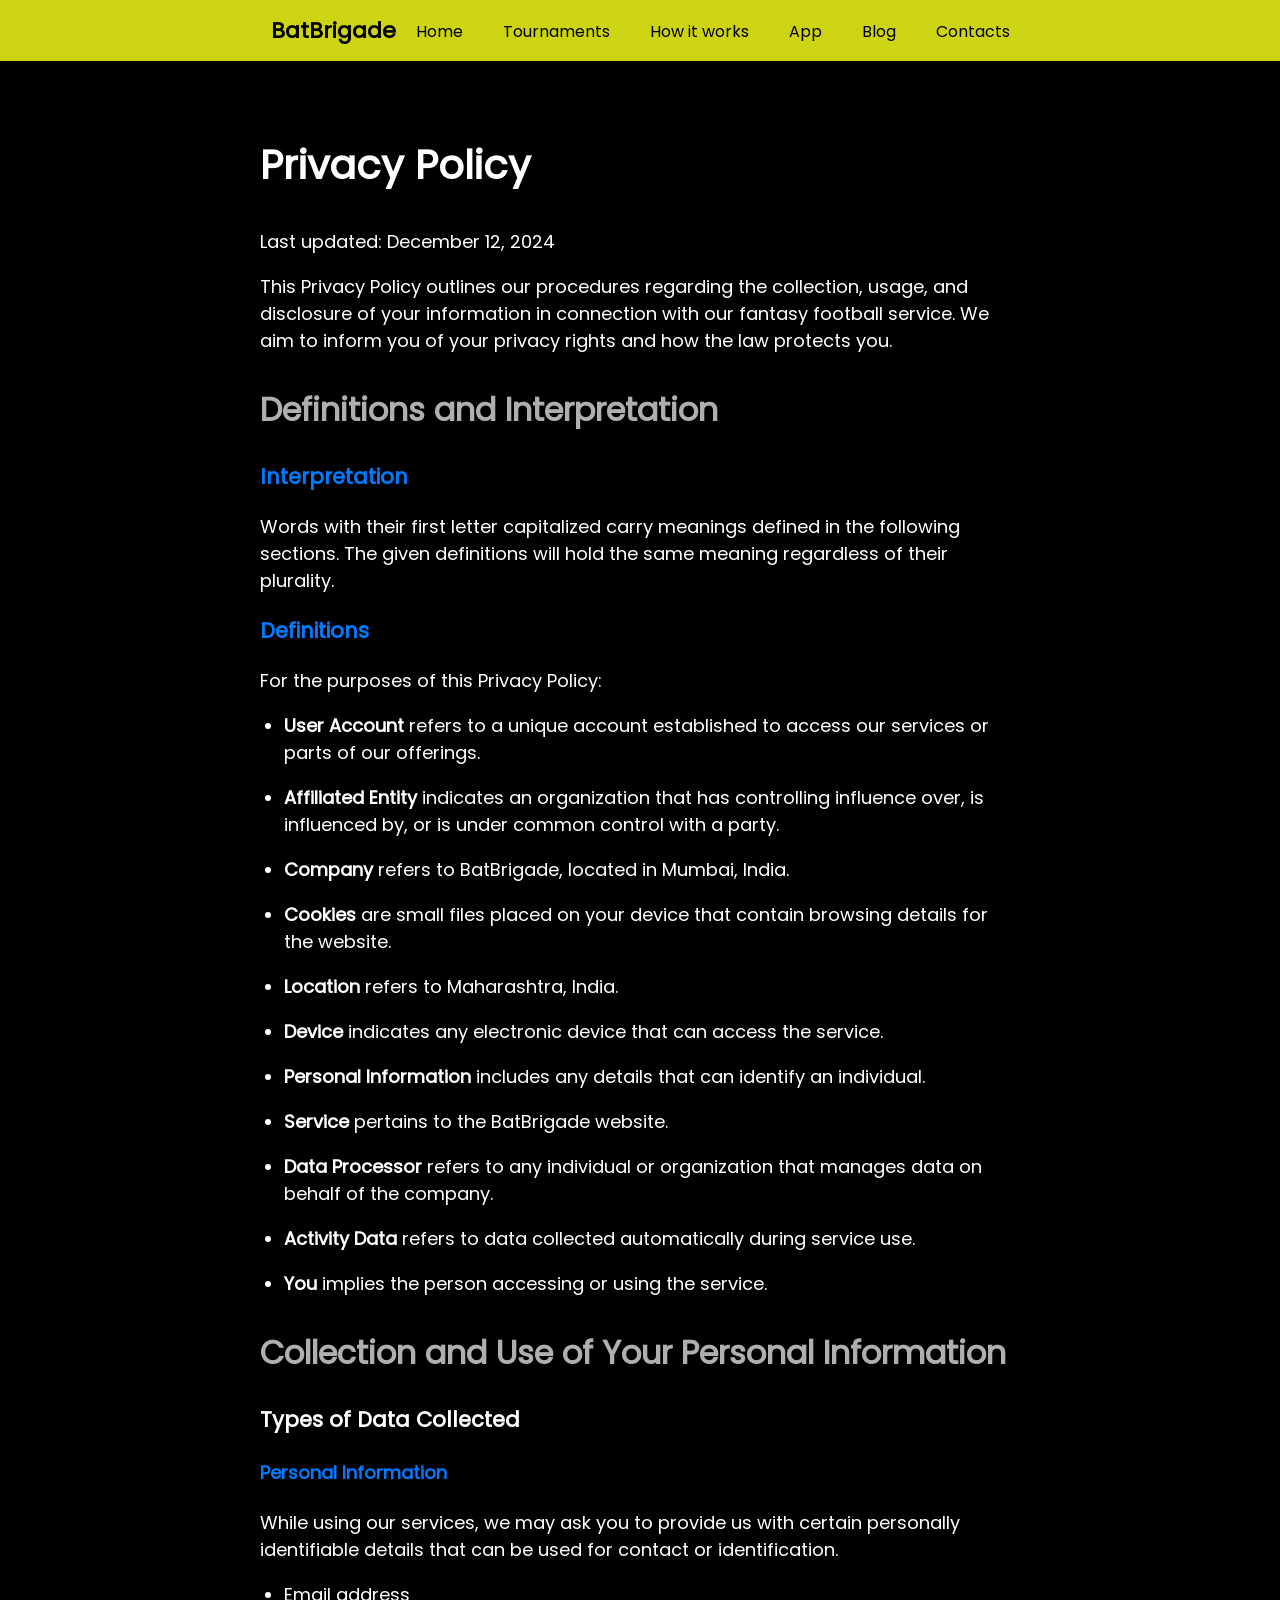
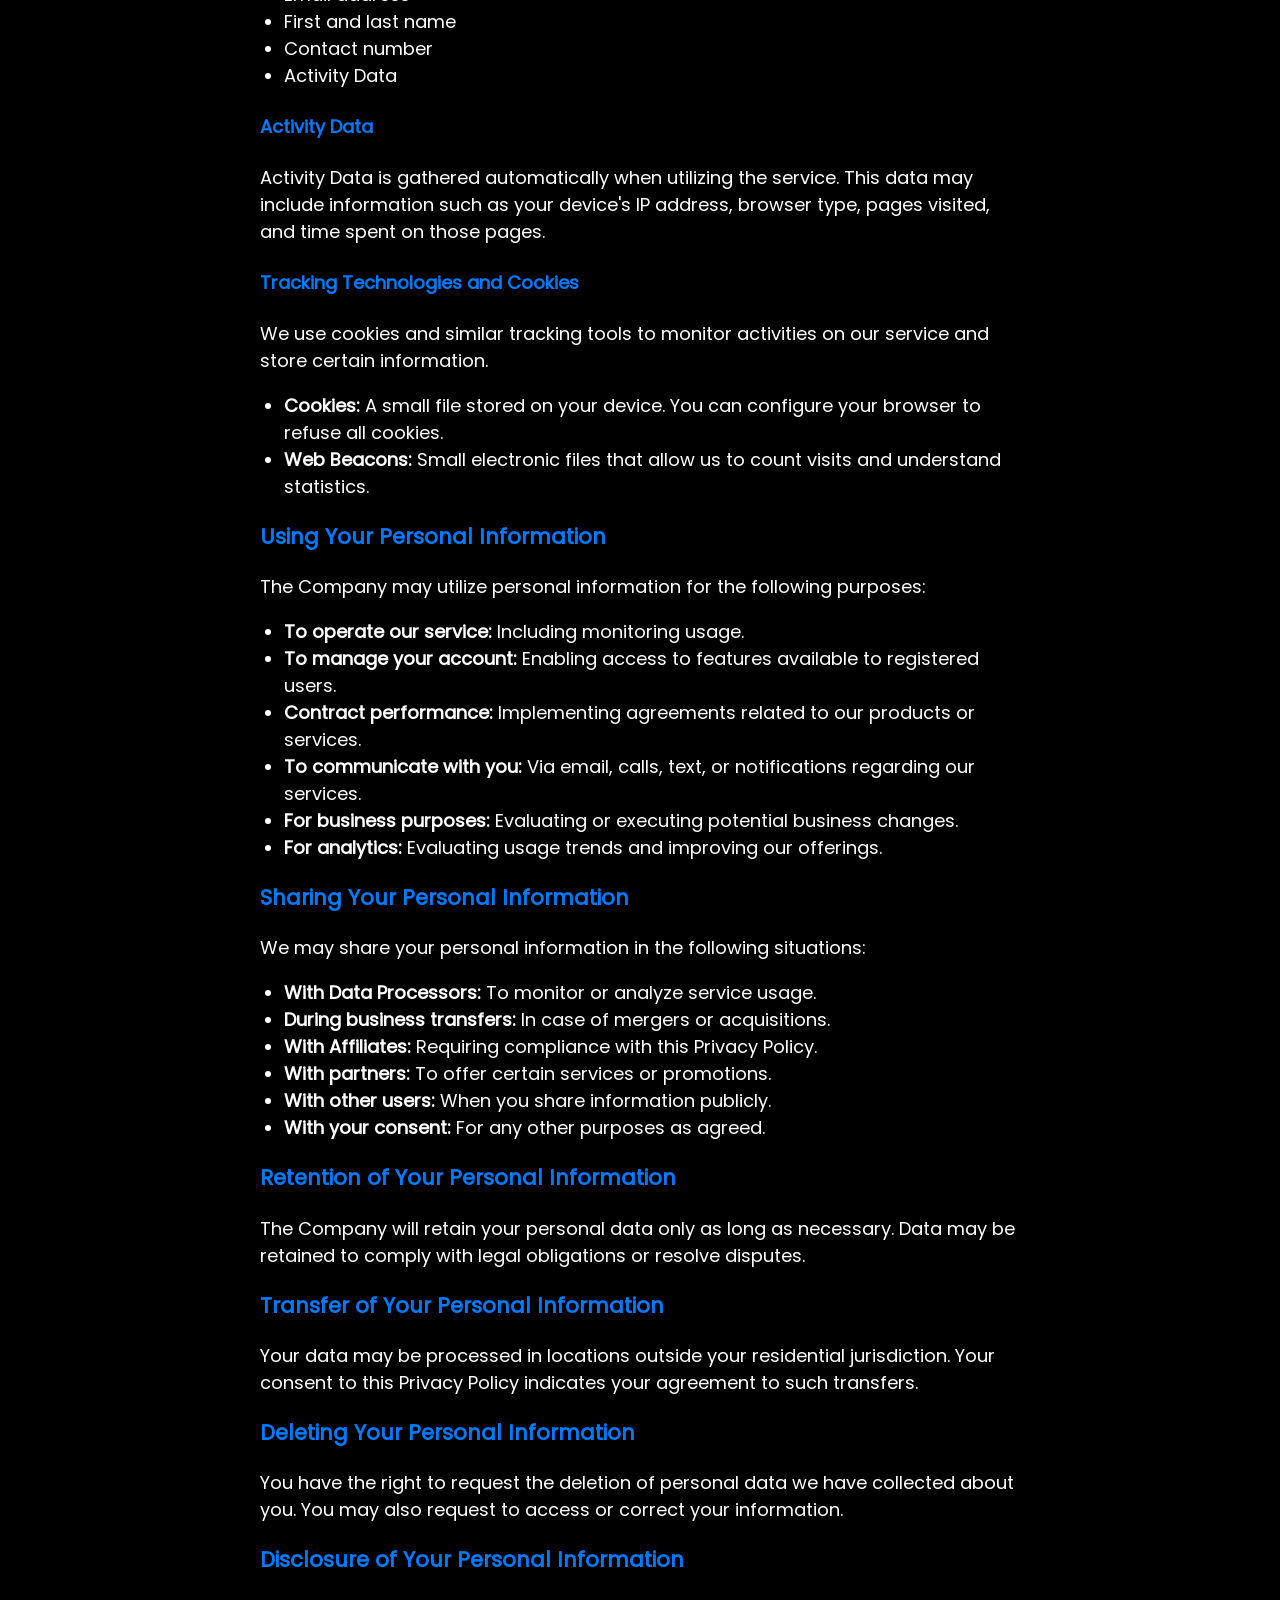
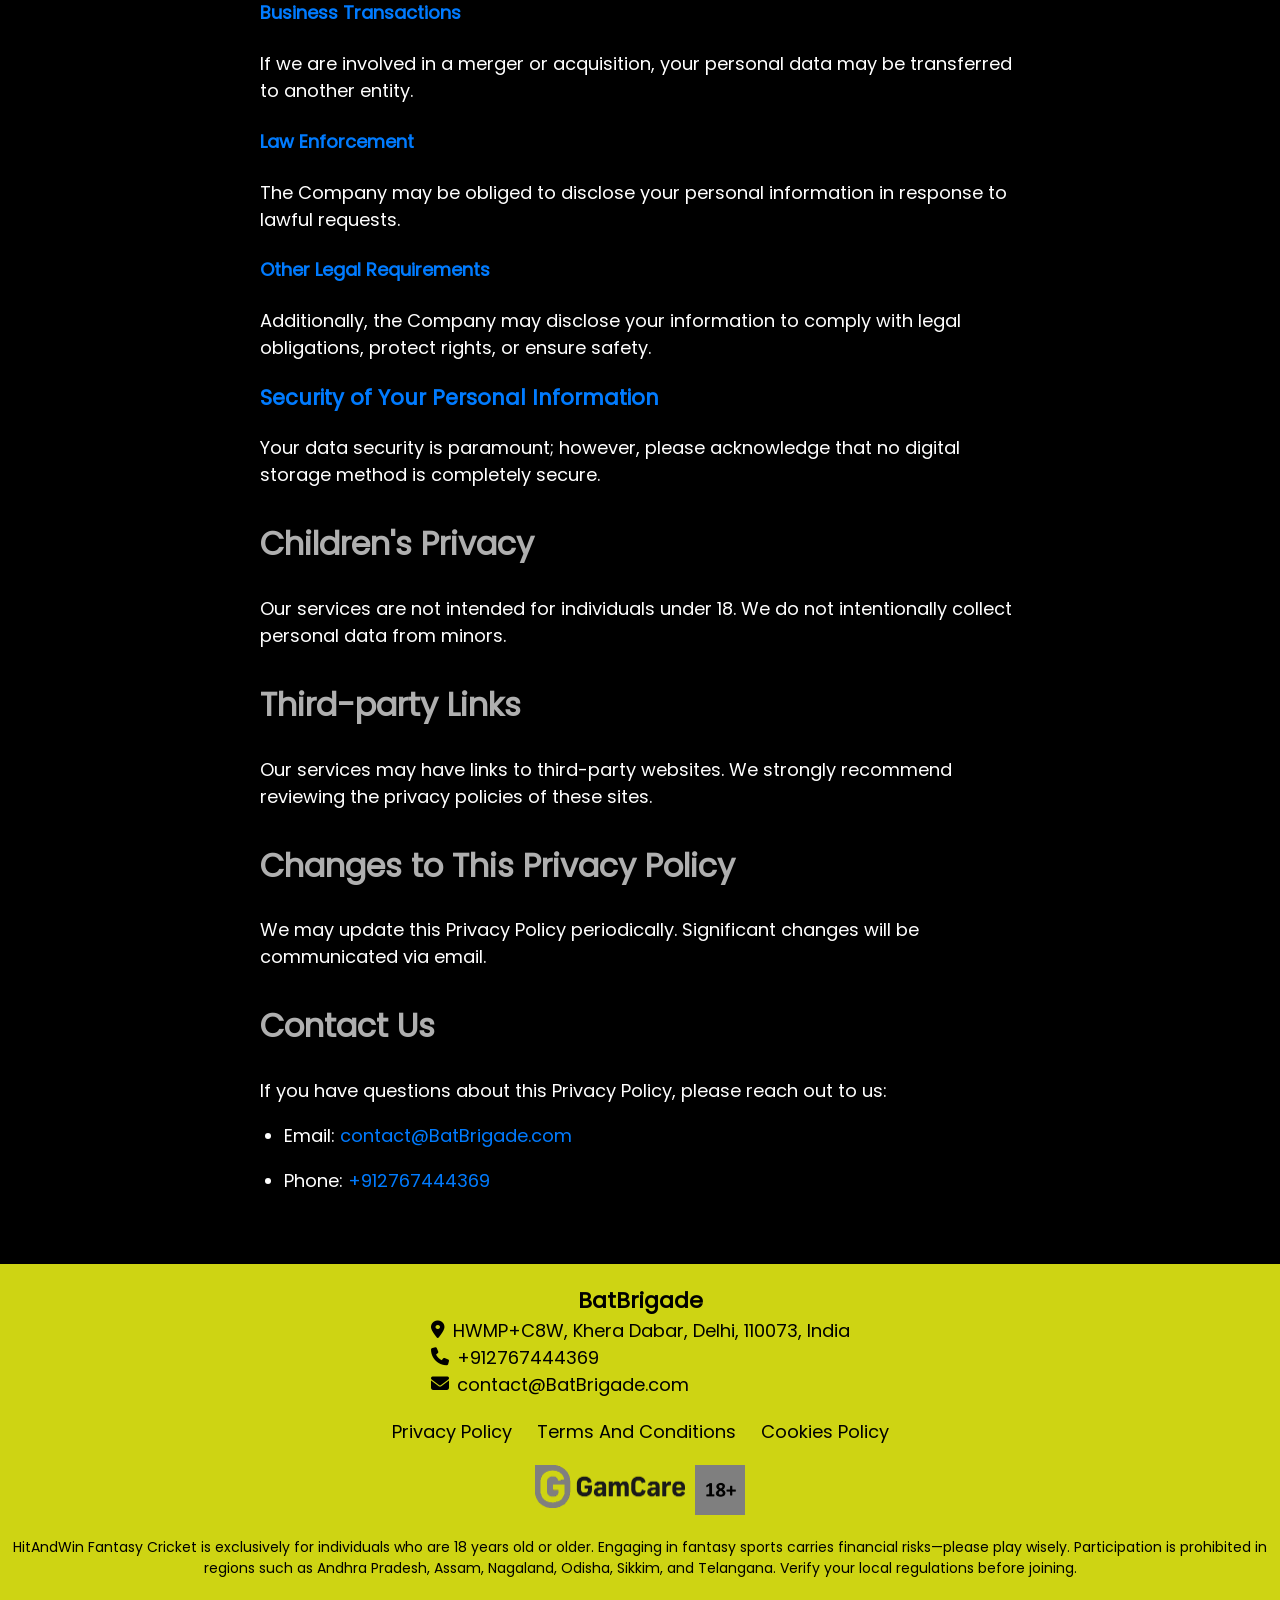
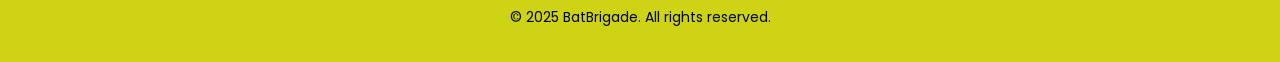
<file: privacy-policy/index.html>
<!DOCTYPE html>
<html lang="en">

<head>
    <meta charset="UTF-8" />
    <meta name="viewport" content="width=device-width, initial-scale=1.0" />
    <title>
        BatBrigade - Privacy Policy
    </title>
    <meta name="description"
        content="At BatBrigade, we value your privacy. Our Privacy Policy outlines how we collect, use, and protect your personal information. Read on to learn more about your rights and our commitment to safeguarding your data."
    />
    <link rel="stylesheet" href="/fonts/fontawesome/css/all.min.css" />
    <link rel="icon" href="/img/favicon.ico" />
    <link rel="stylesheet" href="/style.css" />

    <script src="/burgerMenu.js" defer></script>

</head>

<body>
    <header class="header">
        <nav class="navigation">
            <a class="header-link" href="/">BatBrigade</a>
            <div class="burger-menu" id="burgerMenu">
                <div class="burger-line"></div>
                <div class="burger-line"></div>
                <div class="burger-line"></div>
            </div>
            <ul class="nav-list" id="navList">
                <li class="nav-item">
                    <a class="nav-link" href="/">Home</a>
                </li>
                <li class="nav-item">
                    <a class="nav-link" href="/tournaments/">Tournaments</a>
                </li>
                <li class="nav-item">
                    <a class="nav-link" href="/how-it-works/">How it works</a>
                </li>
                <li class="nav-item">
                    <a class="nav-link" href="/app/">App</a>
                </li>
                <li class="nav-item">
                    <a class="nav-link" href="/blog/">Blog</a>
                </li>
                <li class="nav-item">
                    <a class="nav-link" href="/contacts/">Contacts</a>
                </li>
            </ul>
        </nav>
    </header>

    <main class="privacy-main">
        <section class="privacy-section">
            <div class="privacy-container">
    
                <h1 class="privacy-title">Privacy Policy</h1>
                <p class="privacy-update">Last updated: December 12, 2024</p>
                <p class="privacy-intro">This Privacy Policy outlines our procedures regarding the collection, usage, and disclosure of your information in connection with our fantasy football service. We aim to inform you of your privacy rights and how the law protects you.</p>
                
                <h2 class="privacy-definitions">Definitions and Interpretation</h2>
                <h3 class="privacy-interpretation">Interpretation</h3>
                <p class="privacy-definition-intro">Words with their first letter capitalized carry meanings defined in the following sections. The given definitions will hold the same meaning regardless of their plurality.</p>
                
                <h3 class="privacy-terms">Definitions</h3>
                <p class="privacy-definition-text">For the purposes of this Privacy Policy:</p>
                <ul class="privacy-definition-list">
                    <li class="definition-item">
                        <p class="definition-title"><strong>User Account</strong> refers to a unique account established to access our services or parts of our offerings.</p>
                    </li>
                    <li class="definition-item">
                        <p class="definition-title"><strong>Affiliated Entity</strong> indicates an organization that has controlling influence over, is influenced by, or is under common control with a party.</p>
                    </li>
                    <li class="definition-item">
                        <p class="definition-title"><strong>Company</strong> refers to BatBrigade, located in Mumbai, India.</p>
                    </li>
                    <li class="definition-item">
                        <p class="definition-title"><strong>Cookies</strong> are small files placed on your device that contain browsing details for the website.</p>
                    </li>
                    <li class="definition-item">
                        <p class="definition-title"><strong>Location</strong> refers to Maharashtra, India.</p>
                    </li>
                    <li class="definition-item">
                        <p class="definition-title"><strong>Device</strong> indicates any electronic device that can access the service.</p>
                    </li>
                    <li class="definition-item">
                        <p class="definition-title"><strong>Personal Information</strong> includes any details that can identify an individual.</p>
                    </li>
                    <li class="definition-item">
                        <p class="definition-title"><strong>Service</strong> pertains to the BatBrigade website.</p>
                    </li>
                    <li class="definition-item">
                        <p class="definition-title"><strong>Data Processor</strong> refers to any individual or organization that manages data on behalf of the company.</p>
                    </li>
                    <li class="definition-item">
                        <p class="definition-title"><strong>Activity Data</strong> refers to data collected automatically during service use.</p>
                    </li>
                    <li class="definition-item">
                        <p class="definition-title"><strong>You</strong> implies the person accessing or using the service.</p>
                    </li>
                </ul>
                
                <h2 class="privacy-collection">Collection and Use of Your Personal Information</h2>
                <h3 class="privacy-data-types">Types of Data Collected</h3>
                <h4 class="privacy-personal-data-title">Personal Information</h4>
                <p class="privacy-personal-data-text">While using our services, we may ask you to provide us with certain personally identifiable details that can be used for contact or identification.</p>
                <ul class="privacy-personal-data-list">
                    <li class="personal-data-item">Email address</li>
                    <li class="personal-data-item">First and last name</li>
                    <li class="personal-data-item">Contact number</li>
                    <li class="personal-data-item">Activity Data</li>
                </ul>
    
                <h4 class="privacy-usage-data-title">Activity Data</h4>
                <p class="privacy-usage-data-text">Activity Data is gathered automatically when utilizing the service. This data may include information such as your device's IP address, browser type, pages visited, and time spent on those pages.</p>
    
                <h4 class="privacy-tracking-tech-title">Tracking Technologies and Cookies</h4>
                <p class="privacy-tracking-text">We use cookies and similar tracking tools to monitor activities on our service and store certain information.</p>
                <ul class="privacy-tracking-list">
                    <li class="tracking-item"><strong>Cookies:</strong> A small file stored on your device. You can configure your browser to refuse all cookies.</li>
                    <li class="tracking-item"><strong>Web Beacons:</strong> Small electronic files that allow us to count visits and understand statistics.</li>
                </ul>
    
                <h3 class="privacy-usage-personal-data">Using Your Personal Information</h3>
                <p class="privacy-usage-text">The Company may utilize personal information for the following purposes:</p>
                <ul class="privacy-usage-list">
                    <li class="usage-item"><strong>To operate our service:</strong> Including monitoring usage.</li>
                    <li class="usage-item"><strong>To manage your account:</strong> Enabling access to features available to registered users.</li>
                    <li class="usage-item"><strong>Contract performance:</strong> Implementing agreements related to our products or services.</li>
                    <li class="usage-item"><strong>To communicate with you:</strong> Via email, calls, text, or notifications regarding our services.</li>
                    <li class="usage-item"><strong>For business purposes:</strong> Evaluating or executing potential business changes.</li>
                    <li class="usage-item"><strong>For analytics:</strong> Evaluating usage trends and improving our offerings.</li>
                </ul>
    
                <h3 class="privacy-sharing-data">Sharing Your Personal Information</h3>
                <p class="privacy-sharing-text">We may share your personal information in the following situations:</p>
                <ul class="privacy-sharing-list">
                    <li class="sharing-item"><strong>With Data Processors:</strong> To monitor or analyze service usage.</li>
                    <li class="sharing-item"><strong>During business transfers:</strong> In case of mergers or acquisitions.</li>
                    <li class="sharing-item"><strong>With Affiliates:</strong> Requiring compliance with this Privacy Policy.</li>
                    <li class="sharing-item"><strong>With partners:</strong> To offer certain services or promotions.</li>
                    <li class="sharing-item"><strong>With other users:</strong> When you share information publicly.</li>
                    <li class="sharing-item"><strong>With your consent:</strong> For any other purposes as agreed.</li>
                </ul>
    
                <h3 class="privacy-retention-data">Retention of Your Personal Information</h3>
                <p class="privacy-retention-text">The Company will retain your personal data only as long as necessary. Data may be retained to comply with legal obligations or resolve disputes.</p>
                
                <h3 class="privacy-transfer-data">Transfer of Your Personal Information</h3>
                <p class="privacy-transfer-text">Your data may be processed in locations outside your residential jurisdiction. Your consent to this Privacy Policy indicates your agreement to such transfers.</p>
    
                <h3 class="privacy-deletion-data">Deleting Your Personal Information</h3>
                <p class="privacy-deletion-text">You have the right to request the deletion of personal data we have collected about you. You may also request to access or correct your information.</p>
    
                <h3 class="privacy-disclosure-data">Disclosure of Your Personal Information</h3>
                <h4 class="privacy-business-transactions">Business Transactions</h4>
                <p class="privacy-business-text">If we are involved in a merger or acquisition, your personal data may be transferred to another entity.</p>
    
                <h4 class="privacy-law-enforcement">Law Enforcement</h4>
                <p class="privacy-law-text">The Company may be obliged to disclose your personal information in response to lawful requests.</p>
    
                <h4 class="privacy-other-requirements">Other Legal Requirements</h4>
                <p class="privacy-other-text">Additionally, the Company may disclose your information to comply with legal obligations, protect rights, or ensure safety.</p>
    
                <h3 class="privacy-security">Security of Your Personal Information</h3>
                <p class="privacy-security-text">Your data security is paramount; however, please acknowledge that no digital storage method is completely secure.</p>
    
                <h2 class="privacy-childrens">Children's Privacy</h2>
                <p class="privacy-children-text">Our services are not intended for individuals under 18. We do not intentionally collect personal data from minors.</p>
    
                <h2 class="privacy-third-party-links">Third-party Links</h2>
                <p class="privacy-link-text">Our services may have links to third-party websites. We strongly recommend reviewing the privacy policies of these sites.</p>
    
                <h2 class="privacy-changes">Changes to This Privacy Policy</h2>
                <p class="privacy-changes-text">We may update this Privacy Policy periodically. Significant changes will be communicated via email.</p>
    
                <h2 class="privacy-contact">Contact Us</h2>
                <p class="privacy-contact-text">If you have questions about this Privacy Policy, please reach out to us:</p>
                <ul class="privacy-contact-list">
                    <li class="contact-item"><p>Email: <a class="contact-link-privacy" href="mailto:contact@BatBrigade.com">contact@BatBrigade.com</a></p></li>
                    <li class="contact-item"><p>Phone: <a class="contact-link-privacy" href="tel:+912767444369">+912767444369</a></p></li>
                </ul>
            </div>
        </section>
    </main>

    <footer class="site-footer">
        <div class="footer-content">
            <div class="footer-details">
                <a class="footer-brand" href="/">BatBrigade</a>
                <a class="footer-location" href="https://maps.app.goo.gl/PAyscqcMWLx6VboC6" target="_blank">
                    <i class="fas fa-map-marker-alt"></i>HWMP+C8W, Khera Dabar, Delhi, 110073, India
                </a>
                <a class="footer-phone" href="tel:+912767444369">
                    <i class="fas fa-phone"></i> +912767444369
                </a>
                <a class="footer-email" href="mailto:contact@BatBrigade.com">
                    <i class="fas fa-envelope"></i> contact@BatBrigade.com
                </a>
            </div>
            <div class="footer-links">
                <a href="/privacy-policy/">Privacy Policy</a>
                <a href="/terms-conditions/">Terms And Conditions</a>
                <a href="/cookies-policy/">Cookies Policy</a>
            </div>
            <div class="footer-badges">
                <a href="https://www.gamcare.org" target="_blank">
                    <img src="/img/ga-care2.png" alt="begamble" class="footer-badge" />
                </a>
                <img src="/img/18.jpg" alt="18+" class="footer-age-restriction" />
            </div>
        </div>
        <p class="footer-warn">
            HitAndWin Fantasy Cricket is exclusively for individuals who are 18 years old or older. Engaging in fantasy sports carries financial risks—please play wisely. Participation is prohibited in regions such as Andhra Pradesh, Assam, Nagaland, Odisha, Sikkim, and Telangana. Verify your local regulations before joining.
        </p>
        <p class="footer-rights">&copy; 2025 BatBrigade. All rights reserved.</p>
    </footer>

</body>

</html>
</file>
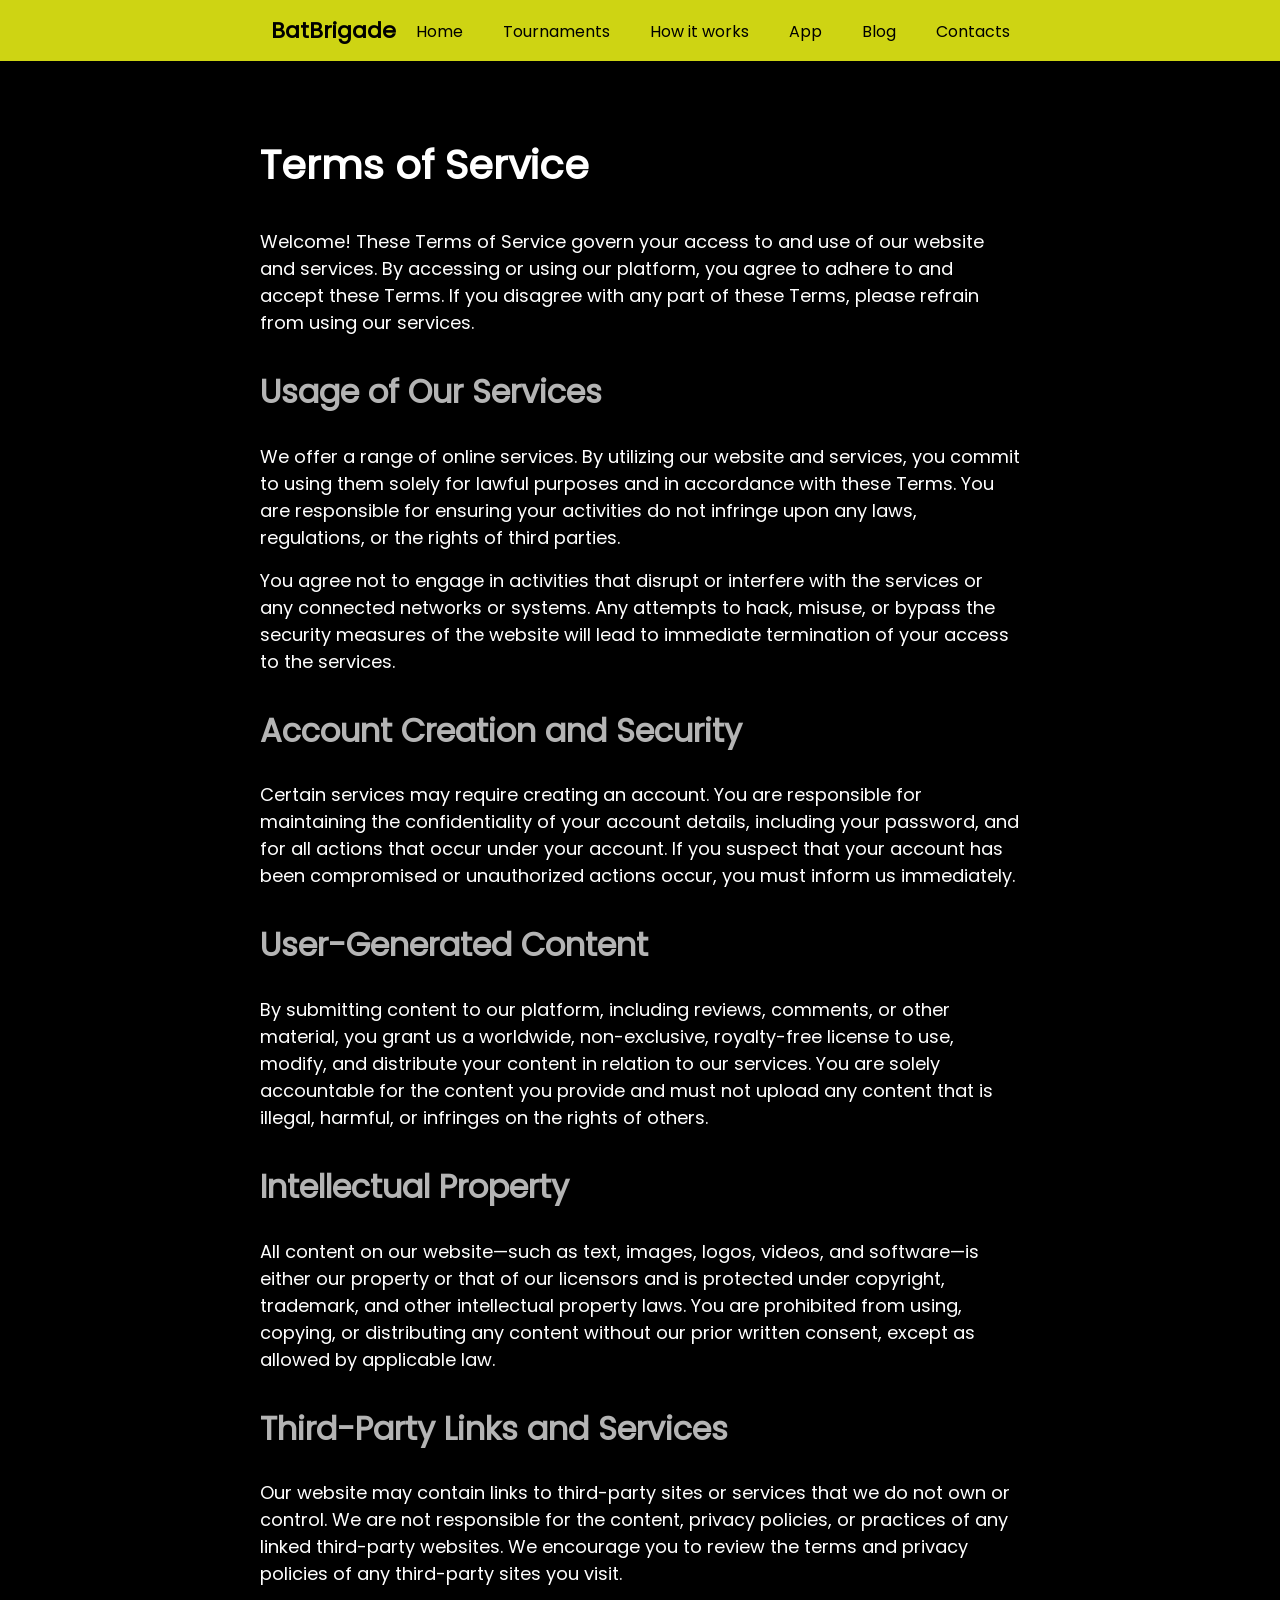
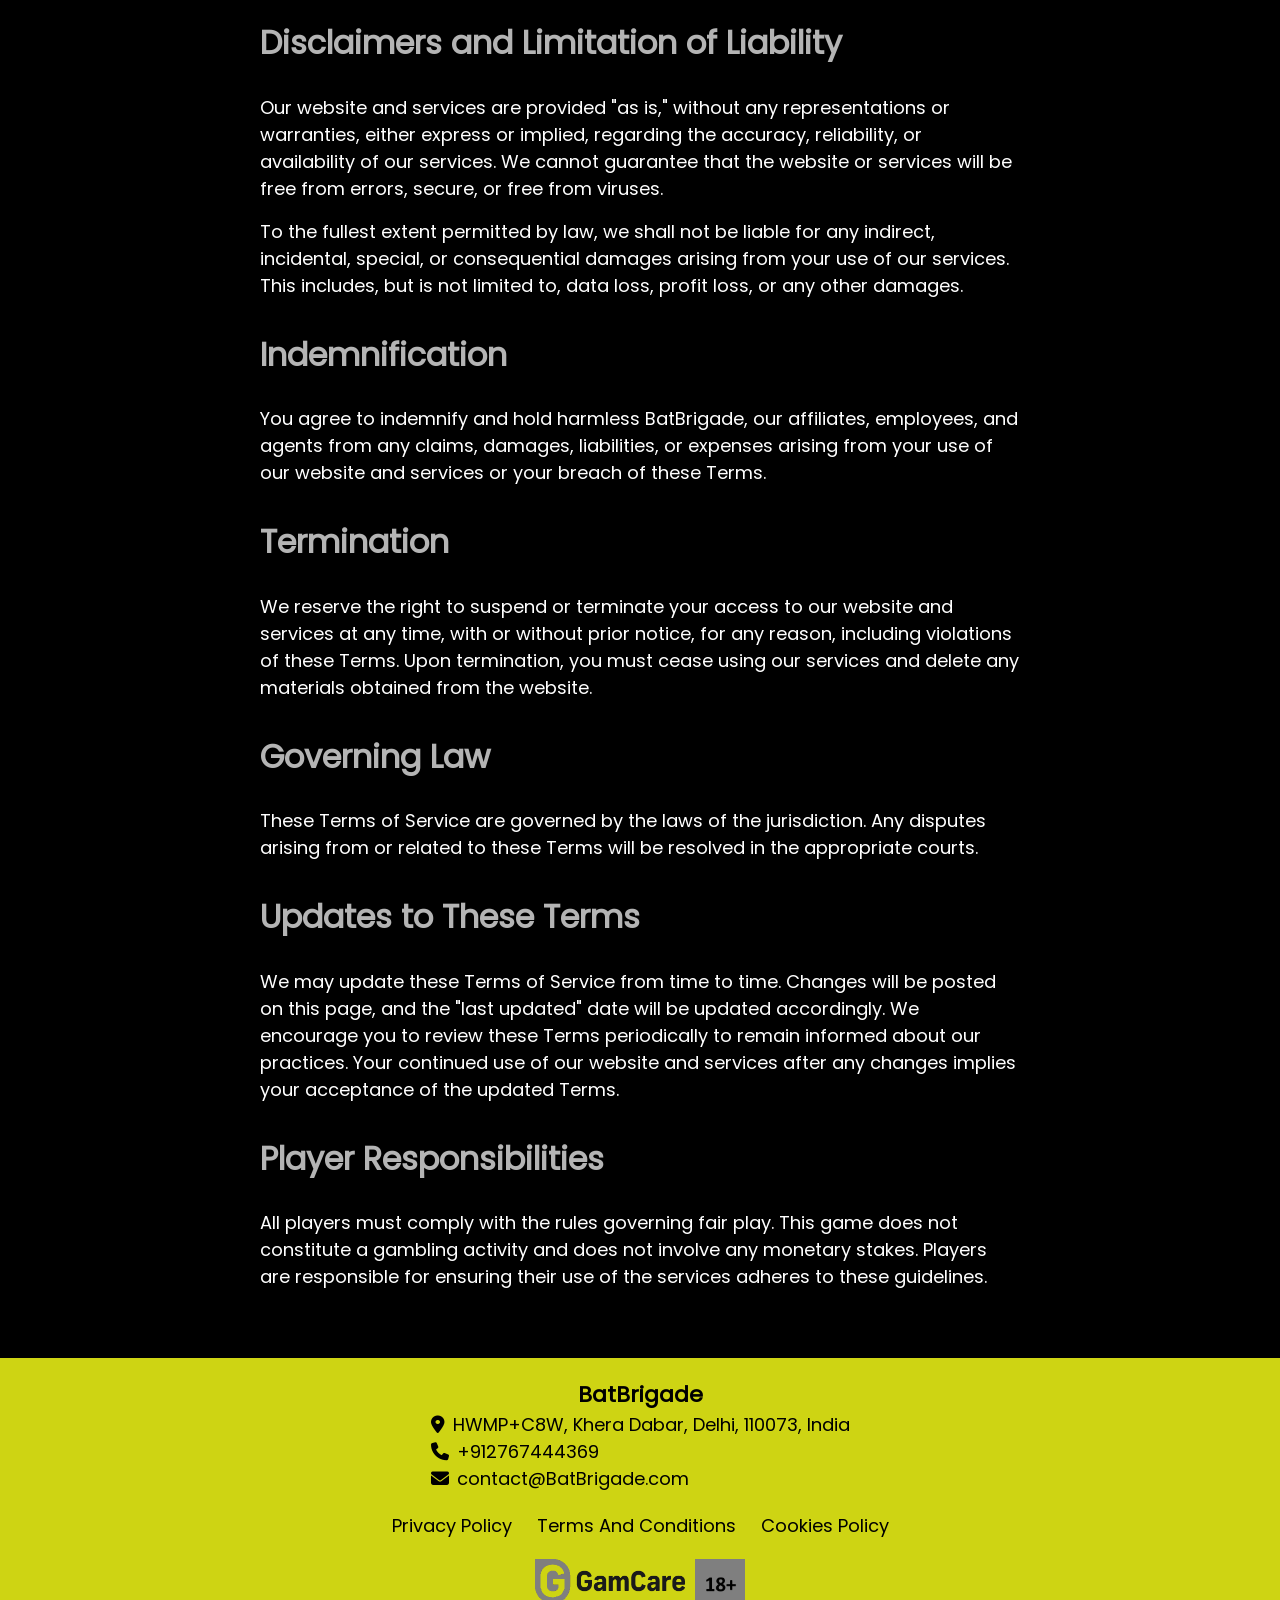
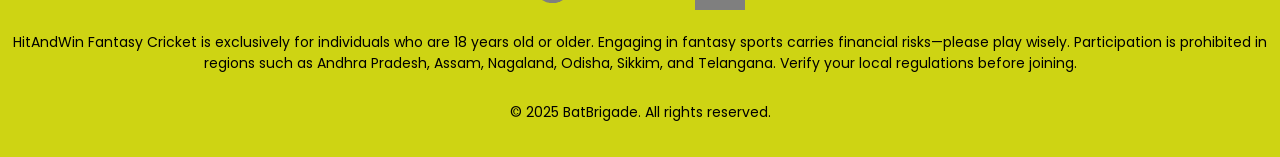
<file: terms-conditions/index.html>
<!DOCTYPE html>
<html lang="en">

<head>
    <meta charset="UTF-8" />
    <meta name="viewport" content="width=device-width, initial-scale=1.0" />
    <title>
        BatBrigade - Privacy Policy
    </title>
    <meta name="description"
        content="At BatBrigade, we value your privacy. Our Privacy Policy outlines how we collect, use, and protect your personal information. Read on to learn more about your rights and our commitment to safeguarding your data."
    />
    <link rel="stylesheet" href="/fonts/fontawesome/css/all.min.css" />
    <link rel="icon" href="/img/favicon.ico" />
    <link rel="stylesheet" href="/style.css" />

    <script src="/burgerMenu.js" defer></script>

</head>

<body>
    <header class="header">
        <nav class="navigation">
            <a class="header-link" href="/">BatBrigade</a>
            <div class="burger-menu" id="burgerMenu">
                <div class="burger-line"></div>
                <div class="burger-line"></div>
                <div class="burger-line"></div>
            </div>
            <ul class="nav-list" id="navList">
                <li class="nav-item">
                    <a class="nav-link" href="/">Home</a>
                </li>
                <li class="nav-item">
                    <a class="nav-link" href="/tournaments/">Tournaments</a>
                </li>
                <li class="nav-item">
                    <a class="nav-link" href="/how-it-works/">How it works</a>
                </li>
                <li class="nav-item">
                    <a class="nav-link" href="/app/">App</a>
                </li>
                <li class="nav-item">
                    <a class="nav-link" href="/blog/">Blog</a>
                </li>
                <li class="nav-item">
                    <a class="nav-link" href="/contacts/">Contacts</a>
                </li>
            </ul>
        </nav>
    </header>

    <main class="terms-main">
        <section class="terms-section">
            <div class="terms-container">
    
                <h1 class="terms-title">Terms of Service</h1>
                <p class="terms-introduction">Welcome! These Terms of Service govern your access to and use of our website and services. By accessing or using our platform, you agree to adhere to and accept these Terms. If you disagree with any part of these Terms, please refrain from using our services.</p>
                
                <h2 class="terms-service-use">Usage of Our Services</h2>
                <p class="terms-service-agreement">We offer a range of online services. By utilizing our website and services, you commit to using them solely for lawful purposes and in accordance with these Terms. You are responsible for ensuring your activities do not infringe upon any laws, regulations, or the rights of third parties.</p>
    
                <p class="terms-interference-warning">You agree not to engage in activities that disrupt or interfere with the services or any connected networks or systems. Any attempts to hack, misuse, or bypass the security measures of the website will lead to immediate termination of your access to the services.</p>
    
                <h2 class="terms-account-creation">Account Creation and Security</h2>
                <p class="terms-account-responsibility">Certain services may require creating an account. You are responsible for maintaining the confidentiality of your account details, including your password, and for all actions that occur under your account. If you suspect that your account has been compromised or unauthorized actions occur, you must inform us immediately.</p>
    
                <h2 class="terms-user-content">User-Generated Content</h2>
                <p class="terms-content-license">By submitting content to our platform, including reviews, comments, or other material, you grant us a worldwide, non-exclusive, royalty-free license to use, modify, and distribute your content in relation to our services. You are solely accountable for the content you provide and must not upload any content that is illegal, harmful, or infringes on the rights of others.</p>
    
                <h2 class="terms-intellectual-property">Intellectual Property</h2>
                <p class="terms-ip-notice">All content on our website—such as text, images, logos, videos, and software—is either our property or that of our licensors and is protected under copyright, trademark, and other intellectual property laws. You are prohibited from using, copying, or distributing any content without our prior written consent, except as allowed by applicable law.</p>
    
                <h2 class="terms-third-party-links">Third-Party Links and Services</h2>
                <p class="terms-third-party-disclaimer">Our website may contain links to third-party sites or services that we do not own or control. We are not responsible for the content, privacy policies, or practices of any linked third-party websites. We encourage you to review the terms and privacy policies of any third-party sites you visit.</p>
    
                <h2 class="terms-disclaimers">Disclaimers and Limitation of Liability</h2>
                <p class="terms-service-disclaimer">Our website and services are provided "as is," without any representations or warranties, either express or implied, regarding the accuracy, reliability, or availability of our services. We cannot guarantee that the website or services will be free from errors, secure, or free from viruses.</p>
    
                <p class="terms-liability-limitation">To the fullest extent permitted by law, we shall not be liable for any indirect, incidental, special, or consequential damages arising from your use of our services. This includes, but is not limited to, data loss, profit loss, or any other damages.</p>
    
                <h2 class="terms-indemnification">Indemnification</h2>
                <p class="terms-indemnity-agreement">You agree to indemnify and hold harmless BatBrigade, our affiliates, employees, and agents from any claims, damages, liabilities, or expenses arising from your use of our website and services or your breach of these Terms.</p>
    
                <h2 class="terms-termination">Termination</h2>
                <p class="terms-termination-policy">We reserve the right to suspend or terminate your access to our website and services at any time, with or without prior notice, for any reason, including violations of these Terms. Upon termination, you must cease using our services and delete any materials obtained from the website.</p>
    
                <h2 class="terms-governing-law">Governing Law</h2>
                <p class="terms-law-governance">These Terms of Service are governed by the laws of the jurisdiction. Any disputes arising from or related to these Terms will be resolved in the appropriate courts.</p>
    
                <h2 class="terms-changes">Updates to These Terms</h2>
                <p class="terms-changes-notice">We may update these Terms of Service from time to time. Changes will be posted on this page, and the "last updated" date will be updated accordingly. We encourage you to review these Terms periodically to remain informed about our practices. Your continued use of our website and services after any changes implies your acceptance of the updated Terms.</p>
    
                <h2 class="terms-player-responsibilities">Player Responsibilities</h2>
                <p class="terms-player-policy">All players must comply with the rules governing fair play. This game does not constitute a gambling activity and does not involve any monetary stakes. Players are responsible for ensuring their use of the services adheres to these guidelines.</p>
    
            </div>
        </section>
    </main>

    <footer class="site-footer">
        <div class="footer-content">
            <div class="footer-details">
                <a class="footer-brand" href="/">BatBrigade</a>
                <a class="footer-location" href="https://maps.app.goo.gl/PAyscqcMWLx6VboC6" target="_blank">
                    <i class="fas fa-map-marker-alt"></i>HWMP+C8W, Khera Dabar, Delhi, 110073, India
                </a>
                <a class="footer-phone" href="tel:+912767444369">
                    <i class="fas fa-phone"></i> +912767444369
                </a>
                <a class="footer-email" href="mailto:contact@BatBrigade.com">
                    <i class="fas fa-envelope"></i> contact@BatBrigade.com
                </a>
            </div>
            <div class="footer-links">
                <a href="/privacy-policy/">Privacy Policy</a>
                <a href="/terms-conditions/">Terms And Conditions</a>
                <a href="/cookies-policy/">Cookies Policy</a>
            </div>
            <div class="footer-badges">
                <a href="https://www.gamcare.org" target="_blank">
                    <img src="/img/ga-care2.png" alt="begamble" class="footer-badge" />
                </a>
                <img src="/img/18.jpg" alt="18+" class="footer-age-restriction" />
            </div>
        </div>
        <p class="footer-warn">
            HitAndWin Fantasy Cricket is exclusively for individuals who are 18 years old or older. Engaging in fantasy sports carries financial risks—please play wisely. Participation is prohibited in regions such as Andhra Pradesh, Assam, Nagaland, Odisha, Sikkim, and Telangana. Verify your local regulations before joining.
        </p>
        <p class="footer-rights">&copy; 2025 BatBrigade. All rights reserved.</p>
    </footer>

</body>

</html>
</file>
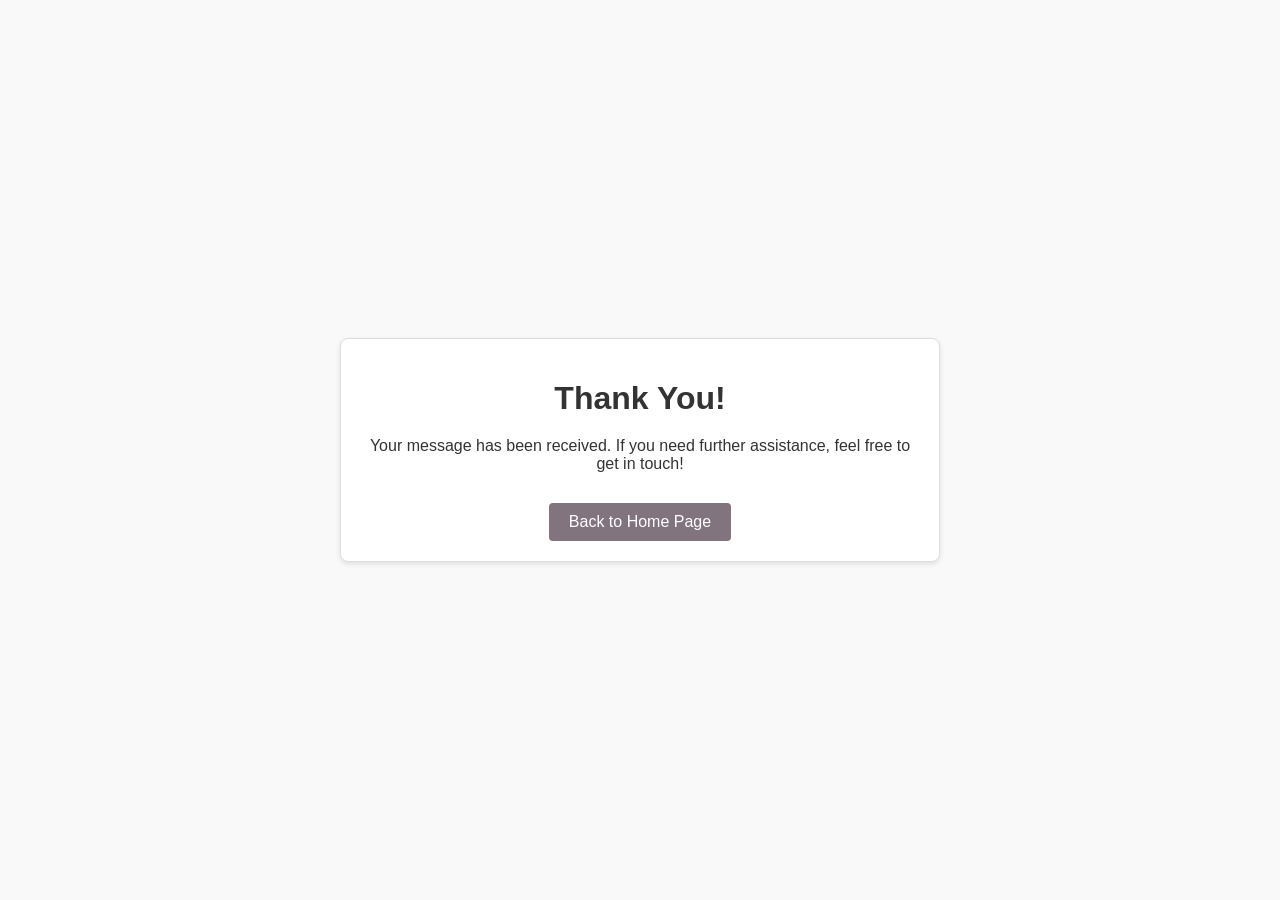
<file: thanks/index.html>
<!DOCTYPE html>
<html lang="en">
  <head>
    <meta charset="UTF-8" />
    <meta name="viewport" content="width=device-width, initial-scale=1.0" />
    <title>Welcome to BatBrigade Fantasy Football</title>
    <meta
        name="description"
        content="Thank you for joining BatBrigade! Your adventure in fantasy football begins here. Stay updated on player stats, game strategies, and exclusive insights as you assemble your ultimate team and compete for glory!"
    />
    
    
    <link rel="icon" href="/img/favicon.ico" />
    <link rel="stylesheet" href="/style.css" />
    <style>
      body {
        display: flex;
        justify-content: center;
        align-items: center;
        height: 100vh;
        margin: 0;
        font-family: Arial, sans-serif;
        text-align: center;
        background-color: #f9f9f9;
        color: #333;
      }
      .thank-you-container {
        max-width: 600px;
        padding: 20px;
        background: #fff;
        border: 1px solid #ddd;
        box-shadow: 0 2px 5px rgba(0, 0, 0, 0.1);
        border-radius: 8px;
      }
      .thank-you-container h1 {
        font-size: 2rem;
        margin-bottom: 20px;
      }
      .thank-you-container p {
        font-size: 1rem;
        margin-bottom: 30px;
      }
      .home-button {
        display: inline-block;
        padding: 10px 20px;
        font-size: 1rem;
        color: #fff;
        background-color: #81747f;
        border: none;
        border-radius: 4px;
        text-decoration: none;
        cursor: pointer;
        transition: background-color 0.3s;
      }
      .home-button:hover {
        background-color: #393638;
      }
    </style>
  </head>
  <body>
    <main>
      <div class="thank-you-container">
        <h1>Thank You!</h1>
        <p>
          Your message has been received. If you need further assistance, feel free to get in touch!
        </p>
        <a href="/" class="home-button">Back to Home Page</a>
      </div>
    </main>
  </body>
</html>
</file>
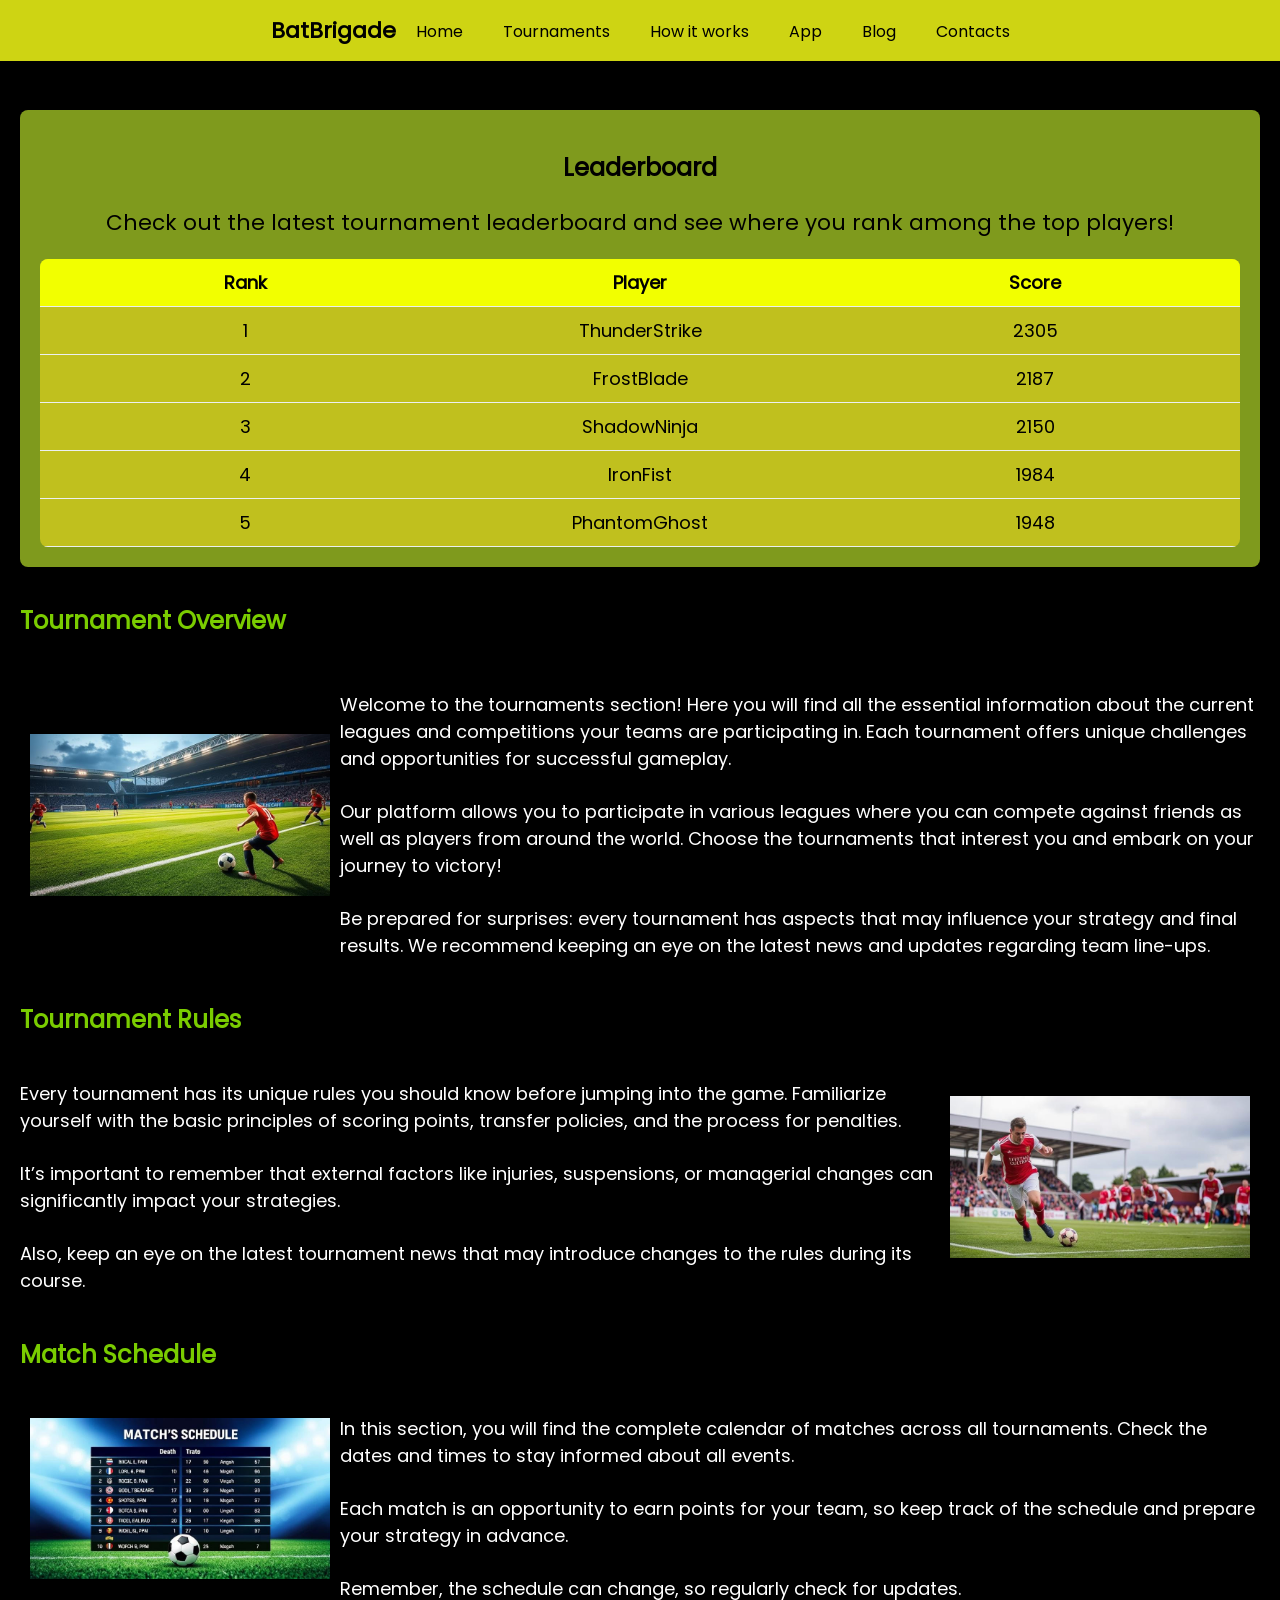
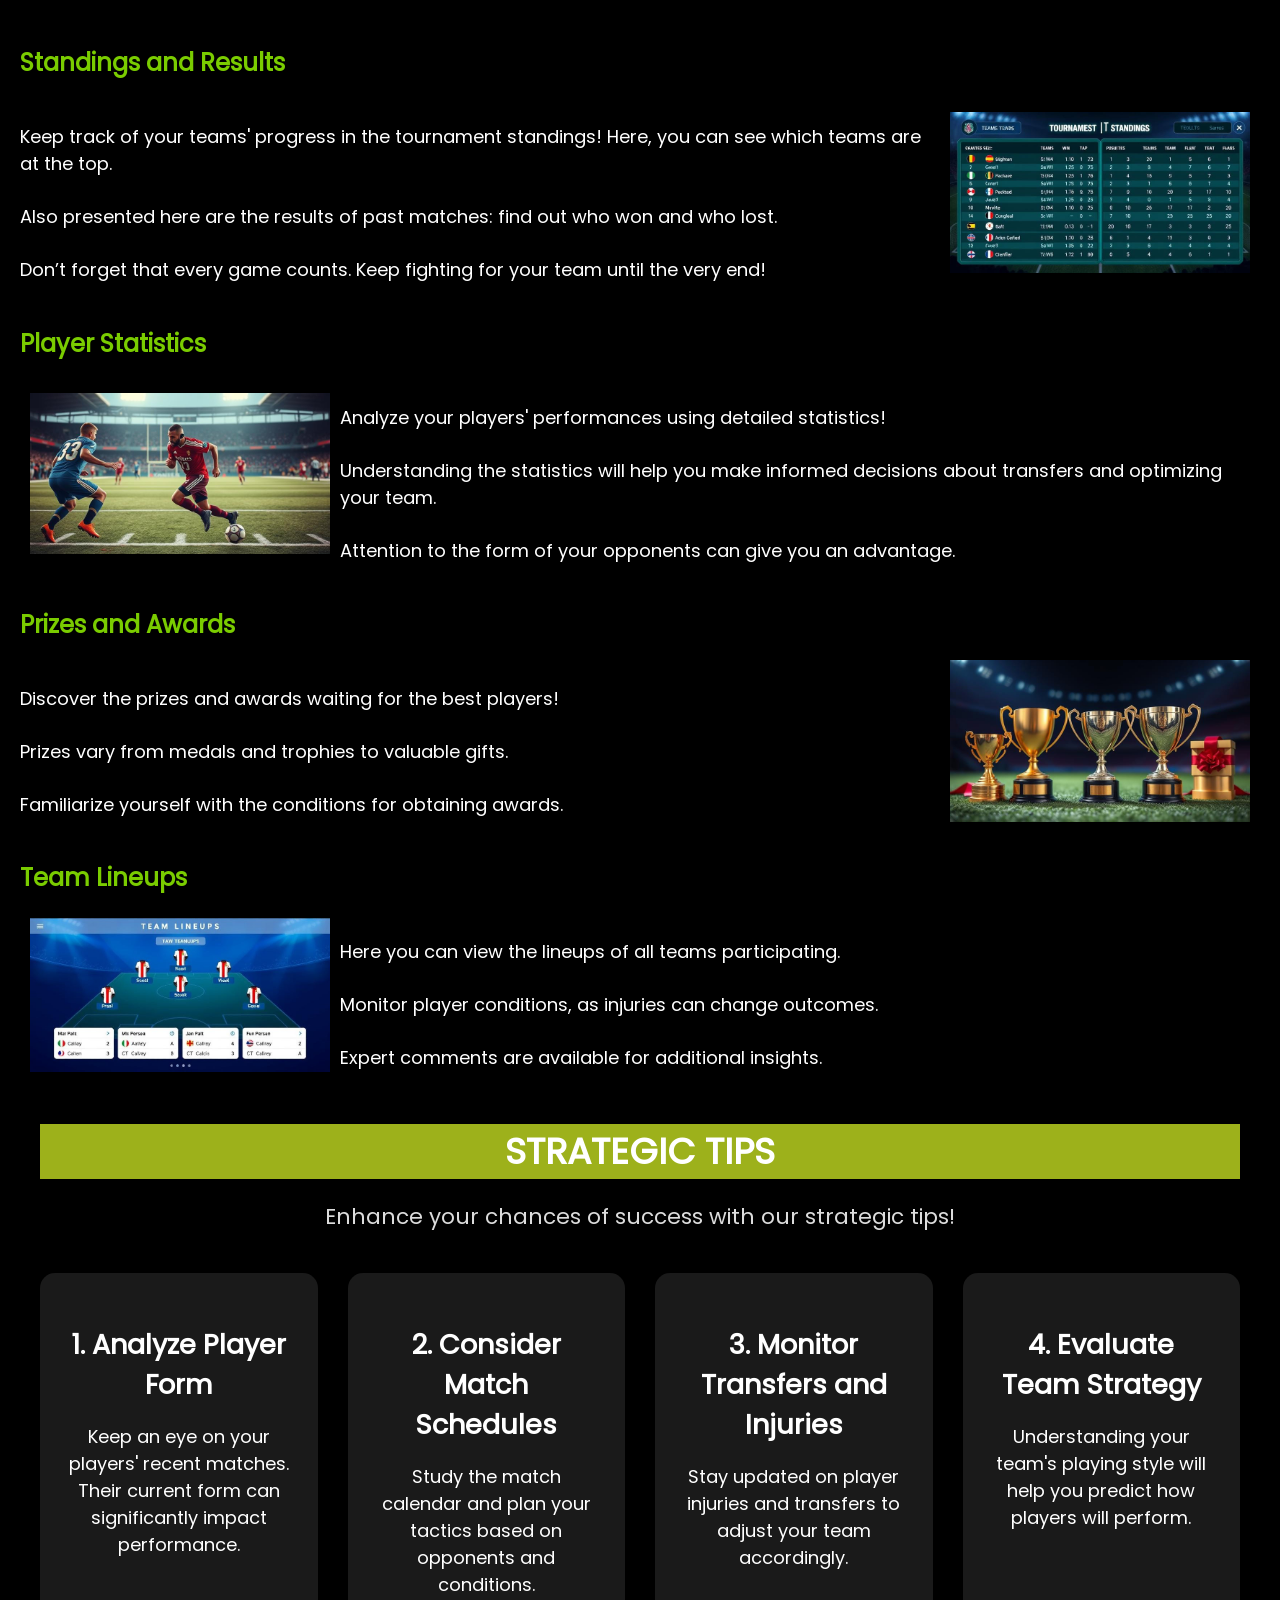
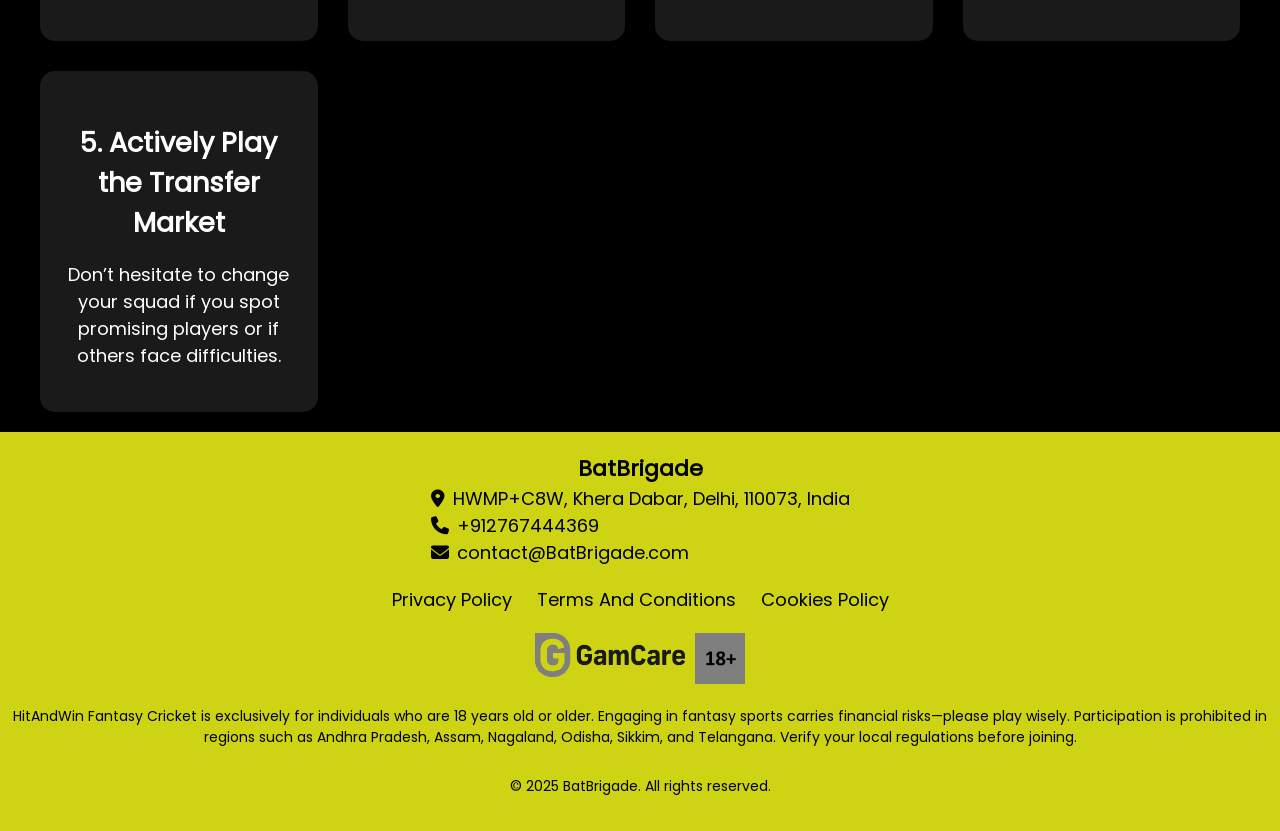
<file: tournaments/index.html>
<!DOCTYPE html>
<html lang="en">

<head>
    <meta charset="UTF-8" />
    <meta name="viewport" content="width=device-width, initial-scale=1.0" />
    <title>BatBrigade - Elevate Your Football Fantasy Experience</title>
    <meta name="description"
        content="BatBrigade offers an exhilarating football fantasy platform where strategy meets passion. Assemble your ultimate team, compete against others, and rise to the top of your league. Join us today for exciting challenges and exclusive rewards!" />
    <link rel="stylesheet" href="/fonts/fontawesome/css/all.min.css" />
    <link rel="icon" href="/img/favicon.ico" />
    <link rel="stylesheet" href="/style.css" />

    <script src="/burgerMenu.js" defer></script>
</head>

<body>
    <header class="header">
        <nav class="navigation">
            <a class="header-link" href="/">BatBrigade</a>
            <div class="burger-menu" id="burgerMenu">
                <div class="burger-line"></div>
                <div class="burger-line"></div>
                <div class="burger-line"></div>
            </div>
            <ul class="nav-list" id="navList">
                <li class="nav-item">
                    <a class="nav-link" href="/">Home</a>
                </li>
                <li class="nav-item">
                    <a class="nav-link" href="/tournaments/">Tournaments</a>
                </li>
                <li class="nav-item">
                    <a class="nav-link" href="/how-it-works/">How it works</a>
                </li>
                <li class="nav-item">
                    <a class="nav-link" href="/app/">App</a>
                </li>
                <li class="nav-item">
                    <a class="nav-link" href="/blog/">Blog</a>
                </li>
                <li class="nav-item">
                    <a class="nav-link" href="/contacts/">Contacts</a>
                </li>
            </ul>
        </nav>
    </header>

    <main class="main-content main-content-unique">
        <section class="section table animation active">
            <div class="w-layout-blockcontainer services-container w-container">
                <div class="services-wrapper">
                    <div class="services-title-wrapper">
                        <div class="services-title-inner">
                            <h2 class="headline s tc-white-100">Leaderboard</h2>
                        </div>
                        <p class="body-text-m tc-white-100 colorBlack">
                            Check out the latest tournament leaderboard and see where you
                            rank among the top players!
                        </p>
                    </div>
                    <div class="leaderboard" id="leaderboard">
                        <div class="leaderboard-item leaderboard-header">
                            <span>Rank</span>
                            <span>Player</span>
                            <span>Score</span>
                        </div>
                        <div class="leaderboard-item"><span>1</span><span>ThunderStrike</span><span>2305</span></div>
                        <div class="leaderboard-item"><span>2</span><span>FrostBlade</span><span>2187</span></div>
                        <div class="leaderboard-item"><span>3</span><span>ShadowNinja</span><span>2150</span></div>
                        <div class="leaderboard-item"><span>4</span><span>IronFist</span><span>1984</span></div>
                        <div class="leaderboard-item"><span>5</span><span>PhantomGhost</span><span>1948</span></div>
                    </div>
                </div>
            </div>
        </section>

        <h1 class="section-title-unique">Tournament Overview</h1>
        <div class="section-content-unique">
            <img class="section-image-unique" src="/img/tournament/t1.jpg" alt="Tournament Overview" />
            <div class="text-container-unique">
                <p class="section-paragraph-unique">
                    Welcome to the tournaments section! Here you will find all
                    the essential information about the current leagues and
                    competitions your teams are participating in. Each
                    tournament offers unique challenges and opportunities for
                    successful gameplay.
                </p>
                <p class="section-paragraph-unique">
                    Our platform allows you to participate in various leagues
                    where you can compete against friends as well as players
                    from around the world. Choose the tournaments that interest
                    you and embark on your journey to victory!
                </p>
                <p class="section-paragraph-unique">
                    Be prepared for surprises: every tournament has aspects
                    that may influence your strategy and final results. We
                    recommend keeping an eye on the latest news and updates
                    regarding team line-ups.
                </p>
            </div>
        </div>
    
        <section class="tournament-section-unique reverse">
            <h2 class="section-title-unique">Tournament Rules</h2>
            <div class="section-content-unique">
                <div class="text-container-unique">
                    <p class="section-paragraph-unique">
                        Every tournament has its unique rules you should know before
                        jumping into the game. Familiarize yourself with the basic
                        principles of scoring points, transfer policies, and the
                        process for penalties.
                    </p>
                    <p class="section-paragraph-unique">
                        It’s important to remember that external factors like
                        injuries, suspensions, or managerial changes can
                        significantly impact your strategies.
                    </p>
                    <p class="section-paragraph-unique">
                        Also, keep an eye on the latest tournament news that may
                        introduce changes to the rules during its course.
                    </p>
                </div>
                <img class="section-image-unique" src="/img/tournament/t2.jpg" alt="Tournament Rules" />
            </div>
        </section>
    
        <section class="tournament-section-unique">
            <h2 class="section-title-unique">Match Schedule</h2>
            <div class="section-content-unique">
                <img class="section-image-unique" src="/img/tournament/t3.jpg" alt="Match Schedule" />
                <div class="text-container-unique">
                    <p class="section-paragraph-unique">
                        In this section, you will find the complete calendar of
                        matches across all tournaments. Check the dates and times to
                        stay informed about all events.
                    </p>
                    <p class="section-paragraph-unique">
                        Each match is an opportunity to earn points for your team,
                        so keep track of the schedule and prepare your strategy in
                        advance.
                    </p>
                    <p class="section-paragraph-unique">
                        Remember, the schedule can change, so regularly check for
                        updates.
                    </p>
                </div>
            </div>
        </section>
    
        <section class="tournament-section-unique reverse">
            <h2 class="section-title-unique">Standings and Results</h2>
            <div class="section-content-unique">
                <div class="text-container-unique">
                    <p class="section-paragraph-unique">
                        Keep track of your teams' progress in the tournament
                        standings! Here, you can see which teams are at the top.
                    </p>
                    <p class="section-paragraph-unique">
                        Also presented here are the results of past matches: find
                        out who won and who lost.
                    </p>
                    <p class="section-paragraph-unique">
                        Don’t forget that every game counts. Keep fighting for
                        your team until the very end!
                    </p>
                </div>
                <img class="section-image-unique" src="/img/tournament/t5.jpg" alt="Standings and Results" />
            </div>
        </section>
    
        <section class="tournament-section-unique">
            <h2 class="section-title-unique">Player Statistics</h2>
            <div class="section-content-unique">
                <img class="section-image-unique" src="/img/tournament/t6.jpg" alt="Player Statistics" />
                <div class="text-container-unique">
                    <p class="section-paragraph-unique">
                        Analyze your players' performances using detailed statistics!
                    </p>
                    <p class="section-paragraph-unique">
                        Understanding the statistics will help you make informed
                        decisions about transfers and optimizing your team.
                    </p>
                    <p class="section-paragraph-unique">
                        Attention to the form of your opponents can give you an
                        advantage.
                    </p>
                </div>
            </div>
        </section>
    
        <section class="tournament-section-unique reverse">
            <h2 class="section-title-unique">Prizes and Awards</h2>
            <div class="section-content-unique">
                <div class="text-container-unique">
                    <p class="section-paragraph-unique">
                        Discover the prizes and awards waiting for the best players!
                    </p>
                    <p class="section-paragraph-unique">
                        Prizes vary from medals and trophies to valuable gifts.
                    </p>
                    <p class="section-paragraph-unique">
                        Familiarize yourself with the conditions for obtaining
                        awards.
                    </p>
                </div>
                <img class="section-image-unique" src="/img/tournament/t7.jpg" alt="Prizes and Awards" />
            </div>
        </section>
    
        <section class="tournament-section-unique">
            <h2 class="section-title-unique">Team Lineups</h2>
            <div class="section-content-unique">
                <img class="section-image-unique" src="/img/tournament/t8.jpg" alt="Team Lineups" />
                <div class="text-container-unique">
                    <p class="section-paragraph-unique">
                        Here you can view the lineups of all teams participating.
                    </p>
                    <p class="section-paragraph-unique">
                        Monitor player conditions, as injuries can change outcomes.
                    </p>
                    <p class="section-paragraph-unique">
                        Expert comments are available for additional insights.
                    </p>
                </div>
            </div>
        </section>

<section class="section strategy-tips animation active">
    <div class="w-layout-blockcontainer strategy-tips-container w-container">
        <div class="strategy-tips-wrapper">
            <div class="strategy-tips-title-wrapper">
                <h2 class="headline strategy-tips-title s tc-white-100">Strategic Tips</h2>
                <p class="body-text-m tc-white-100">
                    Enhance your chances of success with our strategic tips!
                </p>
            </div>
            <div class="strategy-tips-list">
                <div class="strategy-tip-item">
                    <h3 class="strategy-tip-title">1. Analyze Player Form</h3>
                    <p class="strategy-tip-description">
                        Keep an eye on your players' recent matches. Their current form can significantly impact performance.
                    </p>
                </div>
                <div class="strategy-tip-item">
                    <h3 class="strategy-tip-title">2. Consider Match Schedules</h3>
                    <p class="strategy-tip-description">
                        Study the match calendar and plan your tactics based on opponents and conditions.
                    </p>
                </div>
                <div class="strategy-tip-item">
                    <h3 class="strategy-tip-title">3. Monitor Transfers and Injuries</h3>
                    <p class="strategy-tip-description">
                        Stay updated on player injuries and transfers to adjust your team accordingly.
                    </p>
                </div>
                <div class="strategy-tip-item">
                    <h3 class="strategy-tip-title">4. Evaluate Team Strategy</h3>
                    <p class="strategy-tip-description">
                        Understanding your team's playing style will help you predict how players will perform.
                    </p>
                </div>
                <div class="strategy-tip-item">
                    <h3 class="strategy-tip-title">5. Actively Play the Transfer Market</h3>
                    <p class="strategy-tip-description">
                        Don’t hesitate to change your squad if you spot promising players or if others face difficulties.
                    </p>
                </div>
            </div>
        </div>
    </div>
</section>

        
    </main>    
    <footer class="site-footer">
        <div class="footer-content">
            <div class="footer-details">
                <a class="footer-brand" href="/">BatBrigade</a>
                <a class="footer-location" href="https://maps.app.goo.gl/PAyscqcMWLx6VboC6" target="_blank">
                    <i class="fas fa-map-marker-alt"></i>HWMP+C8W, Khera Dabar, Delhi, 110073, India
                </a>
                <a class="footer-phone" href="tel:+912767444369">
                    <i class="fas fa-phone"></i> +912767444369
                </a>
                <a class="footer-email" href="mailto:contact@BatBrigade.com">
                    <i class="fas fa-envelope"></i> contact@BatBrigade.com
                </a>
            </div>
            <div class="footer-links">
                <a href="/privacy-policy/">Privacy Policy</a>
                <a href="/terms-conditions/">Terms And Conditions</a>
                <a href="/cookies-policy/">Cookies Policy</a>
            </div>
            <div class="footer-badges">
                <a href="https://www.gamcare.org" target="_blank">
                    <img src="/img/ga-care2.png" alt="begamble" class="footer-badge" />
                </a>
                <img src="/img/18.jpg" alt="18+" class="footer-age-restriction" />
            </div>
        </div>
        <p class="footer-warn">
            HitAndWin Fantasy Cricket is exclusively for individuals who are 18 years old or older. Engaging in fantasy sports carries financial risks—please play wisely. Participation is prohibited in regions such as Andhra Pradesh, Assam, Nagaland, Odisha, Sikkim, and Telangana. Verify your local regulations before joining.
        </p>
        <p class="footer-rights">&copy; 2025 BatBrigade. All rights reserved.</p>
    </footer>
</body>

</html>
</file>
<file: style.css>
@font-face {
    font-family: "Poppins";
    src: url("fonts/Poppins-Regular.ttf") format("truetype");
    font-weight: normal;
    font-style: normal;
}

html,
body {
    height: 100%;
    max-width: 1920px;
    margin: 0 auto;
}

html {
    scroll-behavior: smooth;
}

body {
    font-family: "Poppins", sans-serif;
    font-size: 18px;
    font-weight: 400;
    margin: 0;
    background-color: #000000;
    color: rgb(255, 255, 255);
    display: flex;
    flex-direction: column;
    overflow-x: hidden;
}

* {
    box-sizing: border-box;
}

@media (max-width: 900px) {
    body {
        font-size: 16px;
    }
    .navigation {
        flex-direction: column;
        gap: 10px;
    }
    .header {
        padding: 35px 0;
        display: flex;
        justify-content: center;
    }
    .main-content {
        margin-top: 80px !important;
    }

    
}
body::-webkit-scrollbar {
    width: 10px;
    background-color: white;
}
body::-webkit-scrollbar-thumb {
    background-color: silver;
}
body::-webkit-scrollbar-track {
    -webkit-box-shadow: inset 0 0 6px white;
    background-color: transparent;
}
.header {
    padding: 14px 20px;
    position: fixed;
    top: 0px;
    left: 0px;
    right: 0px;
    background-color: #ced413;
    transition: top 0.3s;
    z-index: 1000;
    max-width: 1920px;
    margin: 0 auto;
    border-bottom: 1px solid black;
}
.navigation {
    display: flex;
    justify-content: center;
    align-items: center;
}
.header-link,
.footer-brand {
    text-decoration: none;
    color: rgb(0, 0, 0);
    font-weight: 900;
    font-size: 22px;
    transition: color 0.3s ease;
}
.nav-list {
    list-style: none;
    padding: 0;
    margin: 0;
    display: flex;
}
.nav-item {
    margin-left: 20px;
}
.nav-link {
    font-weight: 100;
    text-decoration: none;
    color: rgb(0, 0, 0);
    font-size: 16px;
    border-bottom: 1px solid transparent;
    transition: color 0.3s ease;
}

@media (max-width: 550px) {
    .nav-item {
        margin-left: 5px;
        font-size: 14px;
    }
    .nav-link {
        padding: 2px 5px;
    }
}

.nav-list.show {
    max-height: 500px;
    opacity: 1;
}

.burger-menu {
    display: none;
    flex-direction: column;
    cursor: pointer;
    transition: transform 0.3s ease;
}

.burger-line {
    width: 30px;
    height: 2px;
    background-color: rgb(0, 0, 0);
    margin: 3px 0;
    transition: 0.3s;
}

.burger-menu.active .burger-line:nth-child(1) {
    transform: translateY(8px) rotate(45deg);
}

.burger-menu.active .burger-line:nth-child(2) {
    opacity: 0;
}

.burger-menu.active .burger-line:nth-child(3) {
    transform: translateY(-8px) rotate(-45deg);
}

@media (max-width: 730px) {
    .nav-list {
        list-style: none;
        padding: 0;
        margin: 0;
        display: flex;
        transition: max-height 0.3s ease, opacity 0.3s ease;
        max-height: 0;
        overflow: hidden;
        opacity: 0;
    }
    .nav-list {
        display: flex;
    }

    .burger-menu {
        display: flex;
        margin-right: 15px;
    }
    .navigation {
        flex-direction: row;
        flex-wrap: wrap;
    }
}

.main-content {
    margin-top: 50px;
}

.navigation {
    margin: 0 auto;
    display: flex;
    align-items: center;
    width: 100%;
    max-width: 1200px;
    justify-content: center;
}

@media (max-width: 768px) {
    .main-content {
        margin-top: 52px;
    }
    .navigation {
        justify-content: space-evenly;
    }
}

.nav-list {
    display: flex;
    gap: 20px;
    list-style: none;
}

.nav-item {
    position: relative;
}

@media (max-width: 730px) {
    .burger-menu {
        display: flex;
    }
    .nav-list {
        display: flex;
        flex-direction: column;
        background-color: #ced413;
        position: absolute;
        top: 60px;
        right: 0;
        width: 100%;
        padding: 15px;
        box-shadow: 0 4px 6px rgba(0, 0, 0, 0.1);
    }
    .nav-list.active {
        display: flex;
    }
}

@media (max-width:426px) {
    .header{
        background-color: transparent;
        border-bottom: none;
    }

    .header-link{
        display: none;
    }
    
    .burger-line{
        background-color: white;
    }
    .main-content{
        margin-top: 0;
    }
    .slider-header{
        margin-top: 0;
    }
    .burger-menu{
        z-index: 10000;
        position: fixed;
        right: 15px;
        top: 15px;
    }
    .nav-list{
        top: 0;
    }
}

.site-footer {
    background-color: #ced413; /* Темно-синий цвет фона */
    color: #000000; /* Светлый цвет текста */
    padding: 20px 0;
    margin-top: auto;
}

.footer-content {
    max-width: 1200px; /* Максимальная ширина футера */
    margin: 0 auto; /* Центрирование */
    padding: 0 20px; /* Отступы */
    display: flex; /* Для выравнивания по строкам */
    flex-direction: column; /* Вертикальное расположение элементов */
    align-items: center; /* Центрирование элементов по горизонтали */
}

.footer-details {
    margin-bottom: 20px; /* Отступ внизу */
    text-align: center; /* Центрирование текста */
}

.footer-location,
.footer-phone,
.footer-email {
    color: #000000; /* Цвет текста */
    display: flex; /* Блочный элемент для переноса на новую строку */
    align-items: center;
    gap: 8px;
    text-decoration: none; /* Убираем подчеркивание */
}

.footer-links {
    margin-bottom: 20px; /* Отступ внизу */
    text-align: center; /* Центрирование */
}

.footer-links a {
    margin: 0 10px; /* Группируем ссылки с отступами */
    color: #000000; /* Цвет текста */
    text-decoration: none; /* Убираем подчеркивание */
    transition: color 0.3s; /* Плавный переход цвета */
}

.footer-badges {
    display: flex; /* Для выстраивания значков в ряд */
    justify-content: center; /* Центрирование */
}

.footer-age-restriction {
    max-width: 50px; /* Максимальная ширина значков */
    margin: 0 5px; /* Отступ между значками */
}

.footer-badge {
    max-width: 150px; /* Максимальная ширина значков */
    margin: 0 5px; /* Отступ между значками */
}

.footer-rights {
    text-align: center; /* Центрируем текст */
    margin-top: 20px; /* Отступ сверху */
    font-size: 14px; /* Размер шрифта */
}
.footer-warn {
    text-align: center; /* Центрируем текст */
    padding: 8px;
    font-size: 14px; /* Размер шрифта */
}

/* Адаптивность */
@media (max-width: 768px) {
    .footer-content {
        flex-direction: column; /* Убеждаемся, что элементы остаются вертикальными на маленьких экранах */
    }
}

.promo-section {
    background-image: url('img/home/header.bg.jpg');
    background-size: cover;
    background-position: center;
    height: 80vh;
    display: flex;
    justify-content: center;
    align-items: center;
    position: relative;
    padding: 0 20px; /* Отступы на маленьких экранах */
}

.promo-section::before {
    content: '';
    position: absolute;
    top: 0;
    left: 0;
    right: 0;
    bottom: 0;
    background-color: rgba(0, 0, 0, 0.6); /* Затемнённый фон */
    z-index: 1;
}

.promo-content {
    position: relative;
    color: white;
    text-align: center;
    z-index: 2;
    max-width: 500px; /* Ограничиваем максимальную ширину */
    padding: 20px; /* Внутренние отступы */
    border-radius: 10px; /* Закругление углов */
    background-color: rgba(255, 255, 255, 0.1); /* Полупрозрачный фон */
    box-shadow: 0 4px 20px rgba(0, 0, 0, 0.5); /* Тень */
}

.promo-title {
    font-size: 2.5em; /* Увеличенный размер заголовка */
    margin-bottom: 10px; /* Отступ снизу */
}

.promo-description {
    font-size: 1.2em; /* Размер шрифта для описания */
    margin-bottom: 20px; /* Отступ снизу */
}

.input-group, .checkbox-group, .button-container {
    margin-bottom: 15px; /* Отступы между элементами */
}

.input-label {
    display: block; /* Блочный элемент */
    margin-bottom: 5px; /* Отступ для меток */
}

.input-phone {
    width: 100%; /* Полная ширина для полей ввода */
    padding: 10px; /* Внутренние отступы */
    border: 1px solid #ccc; /* Рамка */
    border-radius: 5px; /* Закруглённые углы */
    box-shadow: inset 0 2px 5px rgba(0, 0, 0, 0.1); /* Тень */
}

.checkbox-group {
    display: flex; /* Упаковка для контроля */
    align-items: center;
}

.checkbox-label {
    margin-left: 5px; /* Отступ между чекбоксом и меткой */
}

.auth-button {
    padding: 10px 20px;
    border: none; /* Убираем рамку */
    border-radius: 5px; /* Закруглённые углы */
    color: white; /* Цвет текста */
    background-color: #32b11b; /* Цвет фона кнопок */
    cursor: pointer; /* Изменение курсора */
    transition: background-color 0.3s, transform 0.3s; /* Плавный переход */
    margin: 5px; /* Отступы между кнопками */
}

.signup-button {
    background-color: #4CAF50; /* Цвет для Sign Up */
}

.login-button {
    background-color: #007BFF; /* Цвет для Sign In */
}
.privacy-link{
    color: rgb(18, 219, 0);
    transition: color 0.3s ease;
}

/* Адаптивность */
@media (max-width: 768px) {
    .promo-section {
        height: auto; /* Высота изменяется на маленьких экранах */
        padding: 40px 15px; /* Поддерживайте отступы */
    }

    .promo-content {
        padding: 20px; /* Уменьшаем внутренние отступы */
    }
}


.section-title {
    font-size: 28px;
    font-weight: bold;
    text-align: center;
    margin-bottom: 20px;
    position: relative;
}

.section-title::after {
    content: "";
    display: block;
    width: 60px;
    height: 4px;
    background: #ff5733;
    margin: 10px auto;
    border-radius: 2px;
}

/* Paragraph Styling */
.section-paragraph {
    font-size: 18px;
    line-height: 1.6;
    text-align: center;
    margin-bottom: 15px;
    padding: 0 20px;
}

/* Images Styling */
.section-image {
    display: block;
    max-width: 100%;
    height: auto;
    margin: 20px auto;
    border-radius: 10px;
    box-shadow: 0 2px 8px rgba(0, 0, 0, 0.2);
    transition: transform 0.3s ease-in-out;
}

.section-image:hover {
    transform: scale(1.05);
}


.batbrigade-fantasy-section {
    padding: 2rem;
}

.batbrigade-fantasy-container {
    display: flex;
    flex-direction: column;
    align-items: center;
    justify-content: center;
}

.batbrigade-fantasy-image img {
    max-width: 100%;
    height: auto;
    border-radius: 10px;
}

.batbrigade-fantasy-content {
    text-align: center;
    margin-top: 1.5rem;
}

.batbrigade-fantasy-heading {
    font-size: 2rem;
    margin-bottom: 1rem;
}

.batbrigade-fantasy-text {
    margin-bottom: 1rem;
    font-size: 1rem;
}

.batbrigade-fantasy-features {
    list-style: none;
    padding: 0;
}

.batbrigade-fantasy-features li {
    display: flex;
    align-items: center;
    margin: 0.5rem 0;
}

.batbrigade-fantasy-features i {
    margin-right: 0.5rem;
    font-size: 1.2rem; /* Font Awesome icon size */
}

.batbrigade-fantasy-btn {
    background-color: #007bff; /* Change this to your preferred button color */
    color: white;
    padding: 0.5rem 1rem;
    border-radius: 5px;
    text-decoration: none;
    font-weight: bold;
    transition: backgroud-color 0.3s ease;
}

/* Responsive styles */
@media (max-width: 768px) {
    .batbrigade-fantasy-container {
        flex-direction: column;
        padding: 1rem;
    }

    .batbrigade-fantasy-heading {
        font-size: 1.5rem;
    }

    .batbrigade-fantasy-text {
        font-size: 0.9rem;
    }
}

.privacy-main {
    padding: 2rem;
    margin-top: 50px;
}

.privacy-container {
    max-width: 800px;
    margin: 0 auto;
    padding: 20px;
    background-color: #000000;
}

.privacy-title {
    font-size: 2.5rem;
    color: #ffffff;
}

.privacy-definitions, .privacy-collection, .privacy-childrens, .privacy-third-party-links, .privacy-changes, .privacy-contact {
    font-size: 2rem;
    margin-top: 2rem;
    color: #afafaf;
}

.privacy-interpretation, .privacy-terms, .privacy-personal-data-title, .privacy-usage-data-title, .privacy-tracking-tech-title, .privacy-usage-personal-data, .privacy-sharing-data, .privacy-retention-data, .privacy-transfer-data, .privacy-deletion-data, .privacy-disclosure-data, .privacy-business-transactions, .privacy-law-enforcement, .privacy-other-requirements, .privacy-security {
    color: #007BFF;
}

.privacy-intro, .privacy-definition-intro, .privacy-personal-data-text, .privacy-usage-text, .privacy-sharing-text, .privacy-retention-text, .privacy-transfer-text, .privacy-deletion-text, .privacy-business-text, .privacy-law-text, .privacy-other-text, .privacy-security-text {
    margin: 1rem 0;
}

.privacy-definition-list,
.privacy-personal-data-list,
.privacy-usage-list,
.privacy-sharing-list,
.privacy-tracking-list,
.privacy-contact-list {
    list-style-type: disc;
    padding-left: 1.5rem;
}

.definition-item, .contact-item {
    margin: 0.5rem 0;
}

.contact-link-privacy {
    color: #007BFF;
    text-decoration: none;
}

/* Responsive Styles */
@media (max-width: 768px) {
    .privacy-main {
        padding: 1rem;
    }

    .privacy-title {
        font-size: 2rem;
    }

    .privacy-definitions, .privacy-collection, .privacy-childrens, .privacy-third-party-links, .privacy-changes, .privacy-contact {
        font-size: 1.5rem;
    }
}


.terms-main {
    padding: 2rem;
    margin-top: 50px;
}

.terms-container {
    max-width: 800px;
    margin: 0 auto;
    padding: 20px;
}

.terms-title {
    font-size: 2.5rem;
    color: #ffffff;
}

.terms-introduction, .terms-service-agreement, .terms-interference-warning, .terms-account-responsibility, .terms-content-license, .terms-ip-notice, .terms-third-party-disclaimer, .terms-service-disclaimer, .terms-liability-limitation, .terms-indemnity-agreement, .terms-termination-policy, .terms-law-governance, .terms-changes-notice, .terms-player-policy {
    margin: 1rem 0;
}

h2.terms-service-use, h2.terms-account-creation, h2.terms-user-content, h2.terms-intellectual-property, h2.terms-third-party-links, h2.terms-disclaimers, h2.terms-indemnification, h2.terms-termination, h2.terms-governing-law, h2.terms-changes, h2.terms-player-responsibilities {
    font-size: 2rem;
    margin-top: 2rem;
    color: #b4b4b4;
}



/* Responsive Styles */
@media (max-width: 768px) {
    .terms-main {
        padding: 1rem;
    }

    .terms-title {
        font-size: 2rem;
    }

    .terms-container h2 {
        font-size: 1.5rem;
    }
}



/* Styling for App Section */
.app-section {
    background: #111;
    padding: 40px;
    border-radius: 15px;
    box-shadow: 0 4px 10px rgba(255, 204, 0, 0.5);
    transition: transform 0.3s ease-in-out;
}

.app-section:hover {
    transform: scale(1.02);
}

.app-title {
    font-size: 32px;
    font-weight: bold;
    text-align: center;
    color: #ffcc00;
    margin-bottom: 20px;
    position: relative;
}

.app-title::after {
    content: "";
    display: block;
    width: 60px;
    height: 4px;
    background: #ffcc00;
    margin: 10px auto;
    border-radius: 2px;
}

/* Features Styling */
.app-feature {
    margin-bottom: 30px;
    padding: 20px;
    background: #222;
    border-radius: 10px;
    box-shadow: 0 2px 8px rgba(255, 204, 0, 0.5);
    text-align: center;
}

.app-feature-title {
    font-size: 24px;
    color: #ffcc00;
    margin-bottom: 10px;
}

.app-feature-description {
    font-size: 18px;
    color: #fff;
    line-height: 1.6;
}

.app-feature-image {
    max-width: 100%;
    height: auto;
    margin-top: 15px;
    border-radius: 10px;
    transition: transform 0.3s ease-in-out;
}

.app-feature-image:hover {
    transform: scale(1.05);
}

/* Screenshot Section */
.app-screenshot-section {
    text-align: center;
    margin-top: 40px;
}

.app-screenshot-title {
    font-size: 26px;
    color: #ffcc00;
    margin-bottom: 20px;
}

.app-screenshot {
    max-width: 30%;
    margin: 10px;
    border-radius: 10px;
    box-shadow: 0 2px 8px rgba(255, 204, 0, 0.5);
    transition: transform 0.3s ease-in-out;
}

.app-screenshot:hover {
    transform: scale(1.05);
}

/* Testimonials Section */
.app-testimonials-section {
    margin-top: 40px;
    padding: 30px;
    background: #111;
    border-radius: 10px;
    box-shadow: 0 2px 8px rgba(255, 204, 0, 0.5);
}

.app-testimonials-title {
    font-size: 26px;
    text-align: center;
    color: #ffcc00;
    margin-bottom: 20px;
}

.app-testimonial {
    font-size: 18px;
    font-style: italic;
    color: #fff;
    border-left: 5px solid #ffcc00;
    padding-left: 15px;
    margin-bottom: 15px;
}

/* Download Section */
.app-download-section {
    text-align: center;
    margin-top: 40px;
}

.app-download-title {
    font-size: 26px;
    color: #ffcc00;
    margin-bottom: 15px;
}

.app-download-description {
    font-size: 18px;
    color: #fff;
    margin-bottom: 15px;
}

.app-download-button {
    display: inline-block;
    margin: 10px;
    padding: 10px 20px;
    background: #ffcc00;
    color: #000;
    font-size: 18px;
    border-radius: 5px;
    text-decoration: none;
    transition: background 0.3s;
}

.app-download-button:hover {
    background: #e6b800;
}

/* FAQ Section */
.app-faq-section {
    margin-top: 40px;
    padding: 30px;
    background: #111;
    border-radius: 10px;
    box-shadow: 0 2px 8px rgba(255, 204, 0, 0.5);
}

.app-faq-title {
    font-size: 26px;
    text-align: center;
    color: #ffcc00;
    margin-bottom: 20px;
}

.app-faq-item {
    margin-bottom: 20px;
    padding: 15px;
    background: #222;
    border-radius: 5px;
    box-shadow: 0 2px 5px rgba(255, 204, 0, 0.5);
}

.app-faq-question {
    font-size: 20px;
    color: #ffcc00;
    margin-bottom: 10px;
}

.app-faq-answer {
    font-size: 18px;
    color: #fff;
    line-height: 1.6;
}



.app-testimonials-section {
    margin-top: 40px;
    padding: 30px;
    background: #111;
    border-radius: 10px;
    box-shadow: 0 2px 8px rgba(255, 204, 0, 0.5);
    text-align: center;
}

.app-testimonials-title {
    font-size: 26px;
    text-align: center;
    color: #ffcc00;
    margin-bottom: 20px;
}

.app-testimonial {
    display: flex;
    align-items: center;
    text-align: left;
    background: #222;
    padding: 20px;
    border-radius: 10px;
    box-shadow: 0 2px 8px rgba(255, 204, 0, 0.5);
    margin-bottom: 15px;
    gap: 15px;
}

.user-image {
    width: 60px;
    height: 60px;
    border-radius: 50%;
    margin-right: 15px;
    border: 2px solid #ffcc00;
}

.app-testimonial p {
    font-size: 18px;
    color: #fff;
    line-height: 1.6;
}


@media (max-width:768px) {
    .app-section{
        padding: 30px 5px;
    }
    .app-testimonials-section{
        padding: 30px 5px;
    }
    .app-testimonial{
        flex-direction: column;
        padding: 10px;
    }
    
    
}

.how-it-works-section {
    padding: 20px;
    border-radius: 8px;
    margin-bottom: 20px;
}

.how-it-works-title {
    font-size: 28px; /* Increased size for clarity */
    margin-bottom: 15px;
    text-align: center; /* Centered title */
}

.how-it-works-intro {
    margin-bottom: 30px; /* More space before the steps */
    text-align: center; /* Centered text */
}

.how-it-works-step {
    background: rgb(64, 64, 64); /* White background for steps */
    border-radius: 8px;
    box-shadow: 0 1px 5px rgba(0, 0, 0, 0.1); /* Subtle shadow for steps */
    padding: 15px;
    margin-bottom: 15px;
}

.how-it-works-step-title {
    color: #7acc00; /* Highlight color for step titles */
    font-size: 22px; /* Step title font size */
    margin-bottom: 10px; /* Space below titles */
}

.how-it-works-step-description {
    margin-bottom: 10px; /* Space between description and image */
}

.how-it-works-step-image {
    max-width: 100%; /* Responsive images */
    height: auto; /* Maintain aspect ratio */
    border-radius: 5px; /* Rounded corners for images */
    margin-top: 10px; /* Space above images */
}

.how-it-works-conclusion {
    text-align: center; /* Centered conclusion text */
    color: #ffffff;
    font-size: 16px; /* Standard font size for conclusion */
    margin-top: 20px; /* Space above the conclusion */
}

@media (max-width: 600px) {
    .how-it-works-step-title {
        font-size: 20px; /* Adjust title size for mobile */
    }

    .how-it-works-title {
        font-size: 24px; /* Adjust main title size for mobile */
    }
}

.how-it-works-step-image {
    max-width: 100%; /* Responsive images */
    height: auto; /* Maintain aspect ratio */
    border-radius: 5px; /* Rounded corners for images */
    margin-top: 10px; /* Space above images */
    display: block; /* Ensures the image takes up the full line and is centered */
    margin-left: auto; /* Center alignment */
    margin-right: auto; /* Center alignment */
}

.cookies-main {
    padding: 2rem;
    margin-top: 40px;
}

.cookies-container {
    max-width: 800px;
    margin: 0 auto;
    padding: 20px;
    background-color: #282c34; /* Например, если вам нужен темный фон */
    color: #ffffff; /* Цвет текста */
}

.cookies-title {
    font-size: 2.5rem;
    color: #ffffff;
}

.cookies-introduction,
.cookies-definition-content,
.cookies-managing-content,
.cookies-changes-content,
.cookies-contact-content {
    margin: 1rem 0;
    font-size: 1rem;
}

h2.cookies-what-are,
h2.cookies-types-title,
h2.cookies-managing-title,
h2.cookies-changes-title,
h2.cookies-contact-title {
    font-size: 2rem;
    margin-top: 2rem;
    color: #b4b4b4;
}

/* Responsive Styles */
@media (max-width: 768px) {
    .cookies-main {
        padding: 1rem;
    }

    .cookies-title {
        font-size: 2rem;
    }

    .cookies-container h2 {
        font-size: 1.5rem;
    }

    .cookies-introduction,
    .cookies-definition-content,
    .cookies-managing-content,
    .cookies-changes-content,
    .cookies-contact-content {
        font-size: 0.9rem;
    }
}

.additional-blog-elements {
    padding: 40px 20px;
    text-align: center;
    margin-top: 40px;
}

.main-blog-title {
    font-size: 32px;
    margin-bottom: 20px;
    color: #ffffff;
}

.section-blog-title {
    text-align: left;
    font-size: 24px;
    margin: 20px 0;
    color: #ffffff;
}

.divider-blog {
    border: 2px solid #ced413;
    margin: 20px auto;
    width: 90%;
}

.cards-blog-container {
    display: flex;
    flex-wrap: wrap;
    justify-content: space-between;
}

.card-blog {
    display: flex;
    flex-direction: column;
    border: 1px solid #bababa;
    border-radius: 20px;
    overflow: hidden;
    width: calc(24% - 20px);
    margin-bottom: 20px;
    box-shadow: 0 2px 10px rgba(0, 0, 0, 0.1);
    background-color: white;
}

.card-blog-image {
    width: 100%;
    height: auto;
}

.card-blog-description {
    font-size: 16px;
    color: #666;
    margin: 0;
    margin-top: 10px;
}

.card-blog-price {
    font-size: 18px;
    color: #333;
    word-wrap: break-word; /* Позволяет переносить длинные слова */
    overflow-wrap: break-word; /* Совместимое свойство для более новых браузеров */
    white-space: normal;
    margin: 0;
    margin-top: 6px;
    padding: 5px;
}

.card-blog-button {
    background-color: #000000;
    color: white;
    padding: 10px;
    text-align: center;
    text-decoration: none;
    border-radius: 5px;
    margin: 10px;
    transition: background-color 0.3s ease,
                color 0.3s ease;
}

@media (max-width: 1024px) {
    .card-blog {
        width: calc(31% - 20px);
    }
}

@media (max-width: 768px) {
    .card-blog {
        width: calc(48% - 20px);
    }
}

@media (max-width: 480px) {
    .card-blog {
        width: 100%;
    }
}

.main4-sections {
    color: #000000;
    padding: 60px 20px;
    margin-top: 40px;
  }
  
  /* Inner Container */
  .container-signup-context {
    max-width: 1200px;
    margin: 0 auto;
    text-align: center;
  }
  
  .signup-heading-context {
    font-size: 2rem;
    color: #ffffff;
    margin-bottom: 40px;
    text-shadow: 0 2px 4px rgba(0, 0, 0, 0.1);
  }
  
  /* Content Layout */
  .signup-content-context {
    display: flex;
    align-items: center;
    justify-content: space-between;
    flex-wrap: wrap;
    gap: 30px;
  }
  
  /* Image Styling */
  .signup-image-context img {
    width: 100%;
    max-width: 500px;
    border-radius: 15px;
    box-shadow: 0 5px 15px rgba(0, 0, 0, 0.2);
  }
  
  /* Form Wrapper */
  .signup-form-wrapper-context {
    flex: 1;
    max-width: 450px;
    background: #ffffff;
    padding: 30px;
    border-radius: 15px;
    box-shadow: 0 5px 20px rgba(0, 0, 0, 0.1);
    text-align: left;
  }
  
  /* Form Labels */
  .form-label-context {
    font-size: 1rem;
    color: #000000;
    margin-bottom: 8px;
    display: block;
  }
  
  /* Form Inputs */
  .form-input-context {
    width: 100%;
    padding: 10px 15px;
    margin-bottom: 20px;
    border: 1px solid #ddd;
    border-radius: 8px;
    font-size: 1rem;
    transition: border-color 0.3s ease;
  }
  
  .form-input-context:focus {
    border-color: #ffd700;
    outline: none;
  }
  
  /* Submit Button */
  .form-button-context {
    display: block;
    width: 100%;
    padding: 12px 20px;
    font-size: 1rem;
    color: #ffffff;
    background: linear-gradient(90deg, #626262, #090909);
    border: none;
    border-radius: 8px;
    cursor: pointer;
    font-weight: bold;
    text-transform: uppercase;
    transition: background 0.3s ease, transform 0.3s ease;
  }
  
  .form-button-context:hover {
    background: linear-gradient(90deg, #090909, #626262);
    transform: translateY(-2px);
  }
  
  /* Success Message */
  .form-success-context {
    font-size: 1rem;
    color: #2d2d2d;
    margin-top: 20px;
    display: none;
  }
  
  .form-success-context.visible {
    display: block;
  }

  .privacy-link-contacts {
    color: #007BFF;
    transition: color 0.3s ease;
  }
  
  /* Responsive Design */
  @media (max-width: 768px) {
    .signup-content-context {
      flex-direction: column;
      align-items: center;
    }
  
    .signup-image-context img {
      max-width: 80%;
    }
  }










  .cards-section {
    display: flex;
    flex-wrap: wrap;
    justify-content: center;
    gap: 20px;
    padding: 40px 20px;
}

.card {
    display: flex;
    flex-direction: row;
    width: 100%;
    max-width: 700px;
    border-radius: 8px;
    overflow: hidden;
    box-shadow: 0 2px 10px rgba(0, 0, 0, 0.1);
}

.text-block {
    padding: 20px;
    background-color: white;
    flex: 1;
}

.card-title {
    font-size: 20px;
    margin-bottom: 10px;
    color: #333;
}

.card-description {
    font-size: 16px;
    color: #666;
}

.image-block {
    width: 200px;
    background-size: cover;
    background-position: center;
}

.card-image-1 {
    background-image: url('img/top-1.jpg');
}

.card-image-2 {
    background-image: url('img/top-2.jpg');
}

.card-image-3 {
    background-image: url('img/top-3.jpg');
}

.card-image-4 {
    background-image: url('img/top-4.jpg');
}

@media (max-width: 768px) {
    .card {
        flex-direction: column;
    }

    .image-block {
        width: 100%;
        height: 200px;
    }
}

.about__achievements {
    display: grid;
    grid-template-columns: repeat(3, 1fr);
    gap: 30px;
    text-align: center;
    margin: 30px 0;
  }
  
  .achievement__number {
    display: block;
    font-family: var(--font-headings);
    font-size: 36px;
    color: var(--primary-color);
    margin-bottom: 10px;
  }
  
  .achievement__text {
    font-family: var(--font-body);
    font-size: 18px;
    color: var(--text-color);
  }
  
  @keyframes float {
    0% {
      transform: translateY(0);
    }
    50% {
      transform: translateY(-20px);
    }
    100% {
      transform: translateY(0);
    }
  }
  
  /* ÐÐ´Ð°Ð¿Ñ‚Ð¸Ð²Ð½Ð°Ñ Ð²ÐµÑ€ÑÑ‚ÐºÐ° */
  @media (max-width: 1024px) {
    .about {
      padding: 60px 0;
    }
    
    .about__title {
      font-size: 36px;
    }
    
    .about__subtitle {
      font-size: 20px;
    }
  }
  
  @media (max-width: 768px) {
    .about__content {
      grid-template-columns: 1fr;
    }
    
    .about__features {
      grid-template-columns: 1fr;
    }
    
    .about__achievements {
      grid-template-columns: 1fr;
    }
    
    .floating-icon {
      width: 40px;
      height: 40px;
    }
  }
  
  @media (max-width: 480px) {
    .about {
      padding: 40px 0;
    }
    
    .about__title {
      font-size: 28px;
    }
    
    .about__subtitle {
      font-size: 18px;
    }
    
    .mainContent-block {
      padding: 20px;
    }
  }
  
  /* Features Section */
  .features {
    padding: 100px 0;
    background-color: var(--body-color);
    position: relative;
    overflow: hidden;
  }
  
  .features::before {
    content: '';
    position: absolute;
    top: 0;
    left: 0;
    width: 100%;
    height: 100%;
    background: linear-gradient(135deg, rgba(138, 79, 255, 0.1), rgba(255, 111, 97, 0.1));
    z-index: 1;
  }
  
  .features .wrapper {
    position: relative;
    z-index: 2;
  }
  
  .main2__header {
    text-align: center;
    margin-bottom: 60px;
  }
  
  .main2__title {
    font-family: var(--font-headings);
    font-size: 42px;
    color: var(--heading-color);
    margin-bottom: 20px;
  }
  
  .main2__subtitle {
    font-family: var(--font-body);
    font-size: 20px;
    color: var(--text-color);
  }
  
  .main2__grid {
    display: grid;
    grid-template-columns: repeat(auto-fit, minmax(280px, 1fr));
    gap: 30px;
  }
  
  .mainContent-block {
    background: white;
    padding: 40px 30px;
    border-radius: 20px;
    position: relative;
    overflow: hidden;
    transition: transform 0.3s ease, box-shadow 0.3s ease;
  }
  
  .mainContent-block:hover {
    transform: translateY(-10px);
    box-shadow: 0 20px 40px rgba(0, 0, 0, 0.1);
  }
  
  .mainContent-block__icon-wrap {
    width: 80px;
    height: 80px;
    background: var(--body-color);
    border-radius: 50%;
    display: flex;
    align-items: center;
    justify-content: center;
    margin-bottom: 25px;
  }
  
  .mainContent-block__icon {
    width: 40px;
    height: 40px;
  }
  
  .mainContent-block__title {
    font-family: var(--font-headings);
    font-size: 24px;
    color: var(--heading-color);
    margin-bottom: 15px;
  }
  
  .mainContent-block__text {
    font-family: var(--font-body);
    font-size: 16px;
    color: var(--text-color);
    line-height: 1.6;
  }
  
  .mainContent-block__decoration {
    position: absolute;
    bottom: 0;
    left: 0;
    width: 100%;
    height: 4px;
    background: linear-gradient(90deg, var(--primary-color), var(--secondary-color));
    transform: scaleX(0);
    transform-origin: left;
    transition: transform 0.3s ease;
  }
  
  .mainContent-block:hover .mainContent-block__decoration {
    transform: scaleX(1);
  }
  
  /* Achievements Section */
  .achievements {
    padding: 100px 60px;
    background: linear-gradient(135deg, var(--secondary-color), var(--primary-color));
    color: var(--text-color-second);
  }
  
  .achievements__container {
    position: relative;
  }
  
  .achievements__content {
    display: grid;
    grid-template-columns: 1fr 2fr;
    gap: 60px;
    align-items: center;
  }
  
  .achievements__title {
    font-family: var(--font-headings);
    font-size: 42px;
    margin-bottom: 30px;
  }
  
  .achievements__description {
    font-family: var(--font-body);
    font-size: 18px;
    line-height: 1.6;
  }
  
  .achievements__stats {
    display: grid;
    grid-template-columns: repeat(3, 1fr);
    gap: 30px;
  }
  
  .achievement-block {
    perspective: 1000px;
    height: 200px;
  }
  
  .achievement-block__inner {
    position: relative;
    width: 100%;
    height: 100%;
    transition: transform 0.8s;
    transform-style: preserve-3d;
    cursor: pointer;
  }
  
  .achievement-block:hover .achievement-block__inner {
    transform: rotateY(180deg);
  }
  
  .achievement-block__front,
  .achievement-block__back {
    position: absolute;
    width: 100%;
    height: 100%;
    backface-visibility: hidden;
    border-radius: 20px;
    padding: 30px;
    display: flex;
    flex-direction: column;
    justify-content: center;
    align-items: center;
    text-align: center;
  }
  
  .achievement-block__front {
    background: rgba(255, 255, 255, 0.1);
    backdrop-filter: blur(10px);
  }
  
  .achievement-block__back {
    background: rgb(195, 179, 35);
    color: var(--text-color);
    transform: rotateY(180deg);
  }
  
  .achievement-block__number {
    font-family: var(--font-headings);
    font-size: 36px;
    font-weight: bold;
    margin-bottom: 10px;
  }
  
  .achievement-block__text {
    font-family: var(--font-body);
    font-size: 18px;
  }
  
  /* ÐÐ´Ð°Ð¿Ñ‚Ð¸Ð²Ð½Ð°Ñ Ð²ÐµÑ€ÑÑ‚ÐºÐ° */
  @media (max-width: 1024px) {
    .main2__title,
    .achievements__title {
      font-size: 36px;
    }
    .achievements {
        padding: 80px 40px;
      }
  
    .achievements__content {
      grid-template-columns: 1fr;
      gap: 40px;
    }
  
    .achievements__text {
      text-align: center;
    }
  }
  
  @media (max-width: 768px) {
    .features,
    .achievements {
      padding: 60px 20px;
    }
  
    .achievements__stats {
      grid-template-columns: repeat(2, 1fr);
    }
  
    .mainContent-block {
      padding: 30px 20px;
    }
  }
  
  @media (max-width: 576px) {
    .main2__title,
    .achievements__title {
      font-size: 28px;
    }
  
    .achievements__stats {
      grid-template-columns: 1fr;
    }
  
    .achievement-block {
      height: 180px;
    }
  }








  
@media (min-width: 1025px) {
    .header-link:hover,
    .footer-brand:hover {
        color: rgb(121, 121, 121);
    }
    .nav-link:hover {
        color: rgb(121, 121, 121);
    }
    .footer-location:hover,
    .footer-phone:hover,
    .footer-email:hover {
        color: rgb(121, 121, 121);
    }
    .footer-links a:hover {
        color: rgb(121, 121, 121);
    }
    .login-button:hover {
        background-color: #0056b3; /* Более тёмный цвет при наведении */
    }
    .auth-button:hover {
        transform: translateY(-2px); /* Лёгкий подъем кнопки */
    }
    
    .signup-button:hover {
        background-color: #45a049; /* Более тёмный цвет при наведении */
    }
    .privacy-link:hover{
        color: white;
    }
    .batbrigade-fantasy-btn:hover {
        background-color: #0056b3; /* Darker version of button */
    }
    .contact-link-privacy:hover {
        text-decoration: underline;
    }
    .card-blog-button:hover {
        background-color: rgb(192, 192, 192);
        color: #000000;
    }
    .privacy-link-contacts:hover {
        color: #585858;
      }
}


.main-content-unique {
    display: flex;
    flex-direction: column;
    margin: 20px;
    margin-top: 90px !important;
}


.section-content-unique {
    display: flex;
    align-items: center;
    margin: 15px 0; /* Reduced margin for sections */
}

.section-content-unique.reverse {
    flex-direction: row-reverse;
}

.section-image-unique {
    max-width: 300px;
    margin: 0 10px; /* Reduced margin between image and text */
    flex-shrink: 0;
}

.text-container-unique {
    display: flex;
    flex-direction: column;
    flex: 1;
    margin-top: 10px; /* Adjusted margin to pull text closer to the image */
}

.section-title-unique {
    font-size: 1.5rem;
    margin-bottom: 10px;
    color: #7acc00;
}

.section-paragraph-unique {
    margin-bottom: 8px; /* Adjusted margin for paragraph spacing */
}


/* Общий стиль для контейнера */
.services-container {
    background-color: #7f9a1d; /* Темный фон */
    color: #000000; /* Светлый текст */
    padding: 20px;
    border-radius: 8px;
    margin: 20px 0; /* Отступы сверху и снизу */
}

/* Заголовок секции */
.services-title-wrapper {
    margin-bottom: 15px;
}

.headline {
    font-size: 24px; /* Размер заголовка */
    font-weight: bold; /* Жирный шрифт */
    text-align: center; /* Центрирование текста */
}

/* Текст секции */
.body-text-m {
    text-align: center; /* Центрирование текста */
    font-size: 16px; /* Размер текста */
    margin-bottom: 20px; /* Отступ снизу */
}

/* Стиль для таблицы лидеров */
.leaderboard {
    background-color: #c0c01e; /* Темный фон */
    border-radius: 8px;
    overflow: hidden; /* Закругление углов */
}

.leaderboard-item {
    display: flex; /* Flexbox для горизонтального расположения */
    justify-content: space-between; /* Пробел между элементами */
    padding: 10px 15px; /* Отступы внутри элемента */
    border-bottom: 1px solid #ecf0f1; /* Разделительная линия */
    transition: background-color 0.3s; /* Плавный переход цвета фона */
    gap: 15px;
}


/* Заголовок таблицы */
.leaderboard-header {
    background-color: #f2ff00; /* Цвет фона заголовка */
    font-weight: bold; /* Жирный шрифт */
}

/* При наведении на элемент */
.leaderboard-item:hover {
    background-color: rgba(236, 240, 241, 0.1); /* Изменение фона при наведении */
}

/* Символы текста в элементах таблицы */
.leaderboard-item span {
    flex: 1; /* Одинаковая ширина для колонок */
    text-align: center; /* Выравнивание текста по центру */
}


@media (max-width:500px) {
    .leaderboard-item span:first-child{
        text-align: left;
    }
    .leaderboard-item span:last-child{
        text-align: right;
    }
    .strategy-tips-title{
        font-size: 1.5em !important;
    }
    
}






.strategy-tips-container {
    max-width: 1200px;
    margin: auto;
}

.strategy-tips-title-wrapper {
    text-align: center;
    margin-bottom: 40px;
}

.strategy-tips-title {
    font-size: 2em;
    margin-bottom: 15px;
    font-weight: bold;
    text-transform: uppercase;
    background-color: #9db11b;
}
.colorBlack{
    color: black !important;
}

.body-text-m {
    font-size: 1.2em;
    line-height: 1.5;
    color: #dcdcdc;
}

.strategy-tips-list {
    display: grid;
    grid-template-columns: repeat(auto-fill, minmax(250px, 1fr));
    gap: 30px;
}

.strategy-tip-item {
    background: rgba(255, 255, 255, 0.1);
    border-radius: 15px;
    padding: 25px;
    text-align: center;
    transition: transform 0.3s, background 0.3s;
    box-shadow: 0 4px 15px rgba(0, 0, 0, 0.2);
}

.strategy-tip-item:hover {
    transform: translateY(-5px);
    background: rgba(255, 255, 255, 0.2);
}

.strategy-tip-icon {
    font-size: 40px;
    margin-bottom: 15px;
    color: #f0a500; /* Golden color for icons */
}

.strategy-tip-title {
    font-size: 1.5em;
    margin-bottom: 10px;
    font-weight: bold;
    
}

.strategy-tip-description {
    font-size: 1em;
    color: #ffffff;
}


@media (max-width:769px) {
    .section-content-unique{
        flex-direction: column;
    }
    
}
</file>
